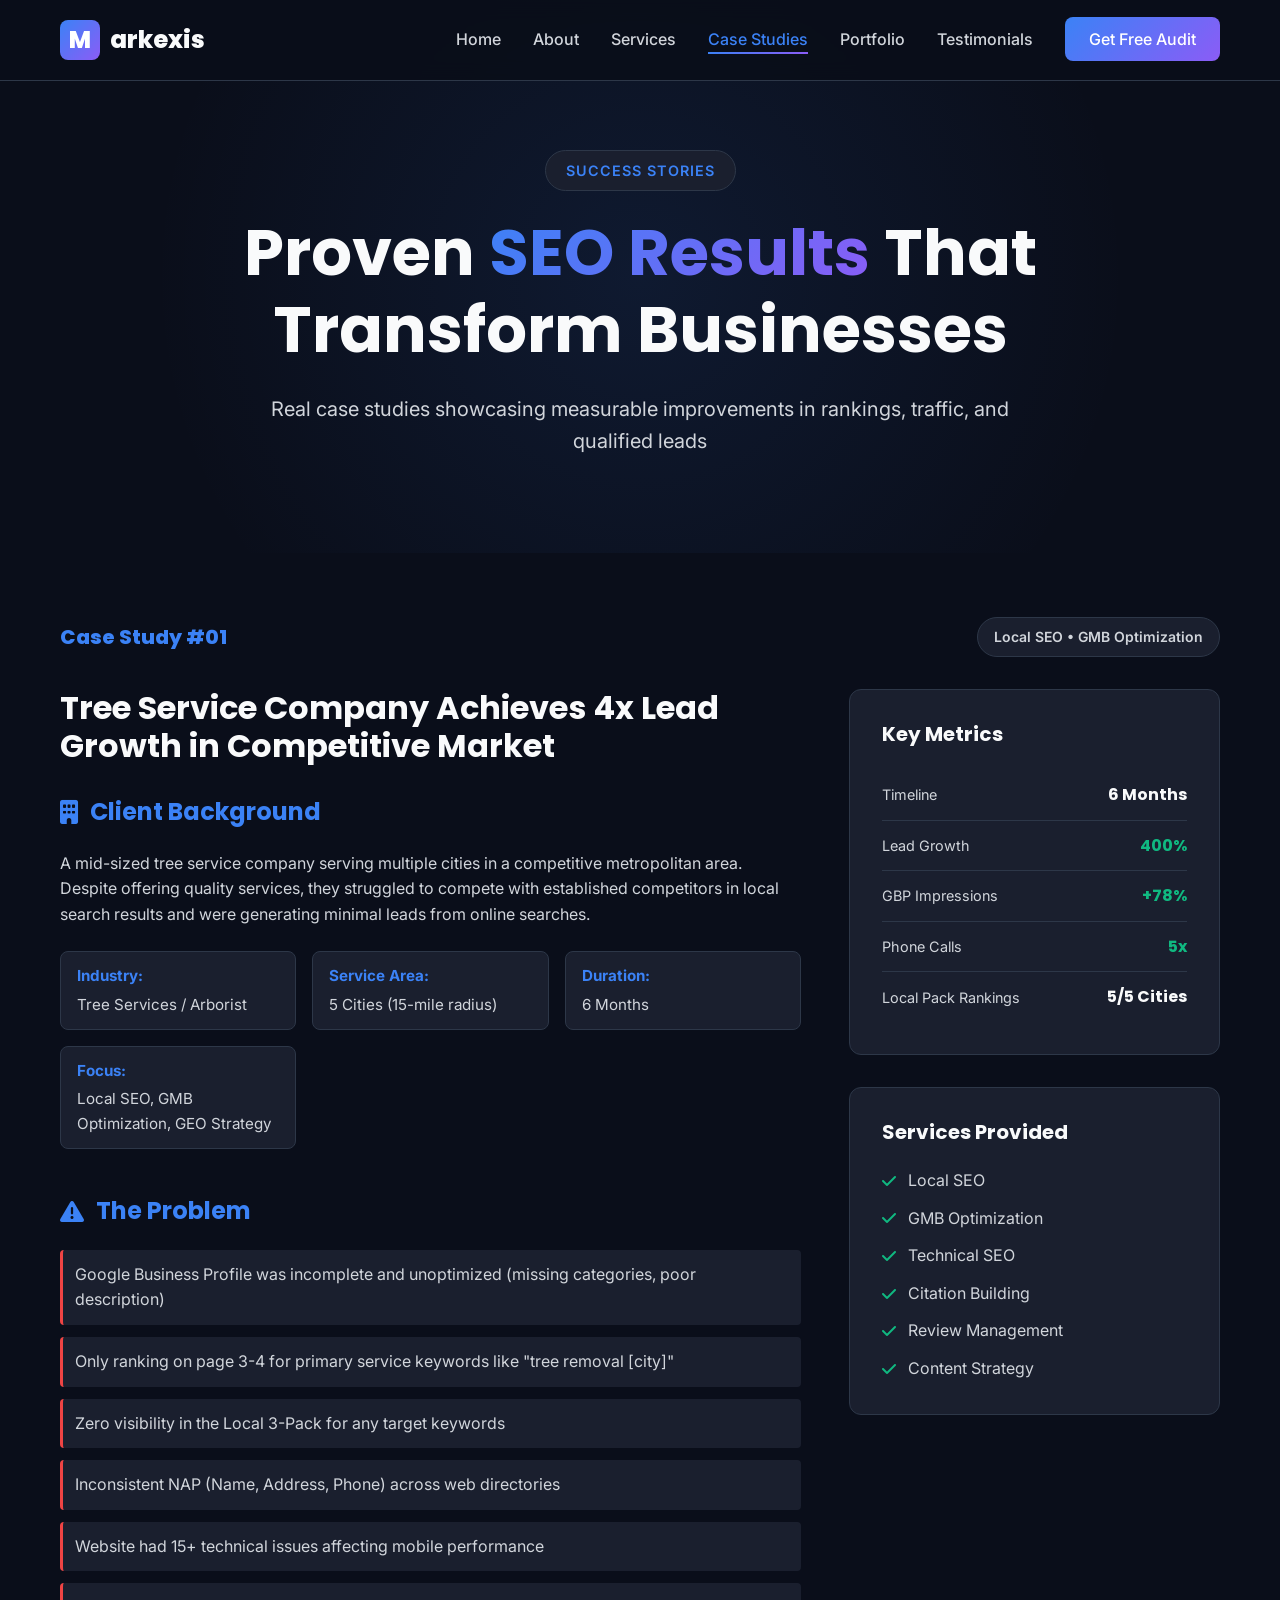
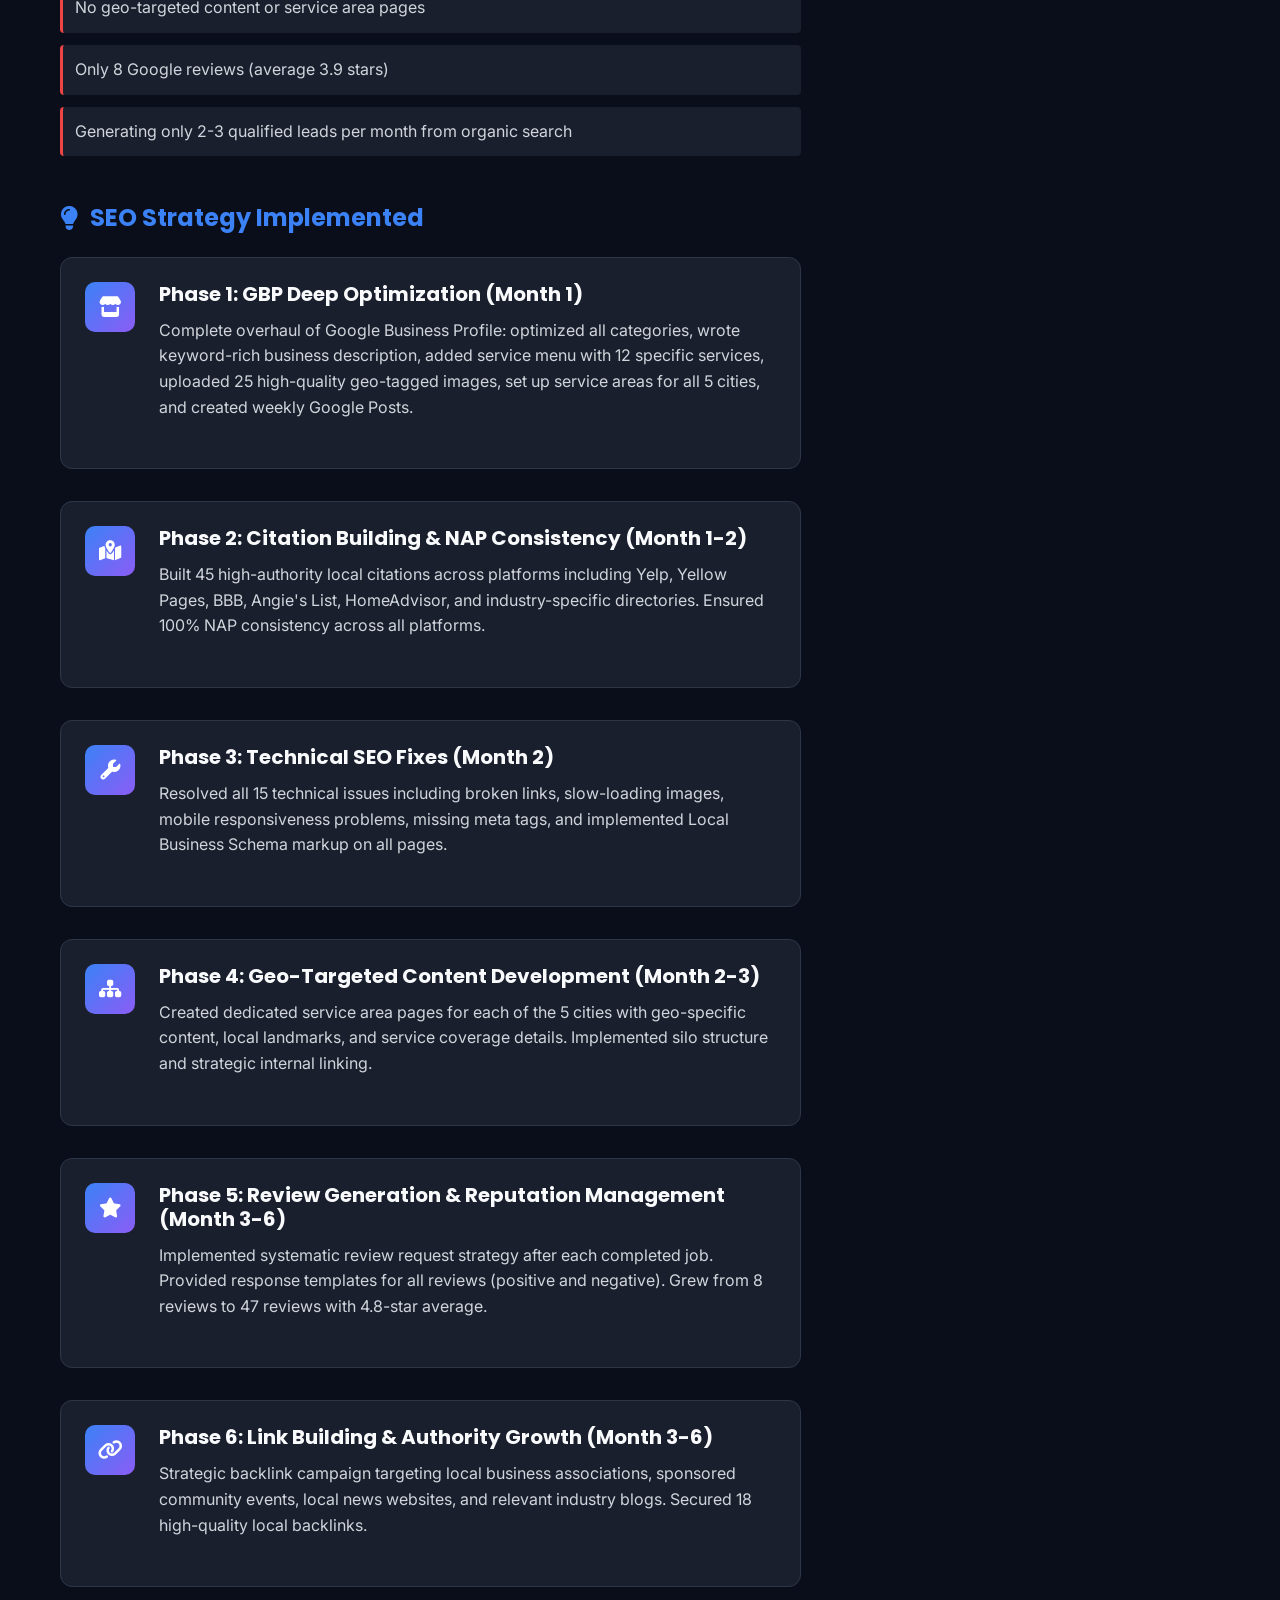
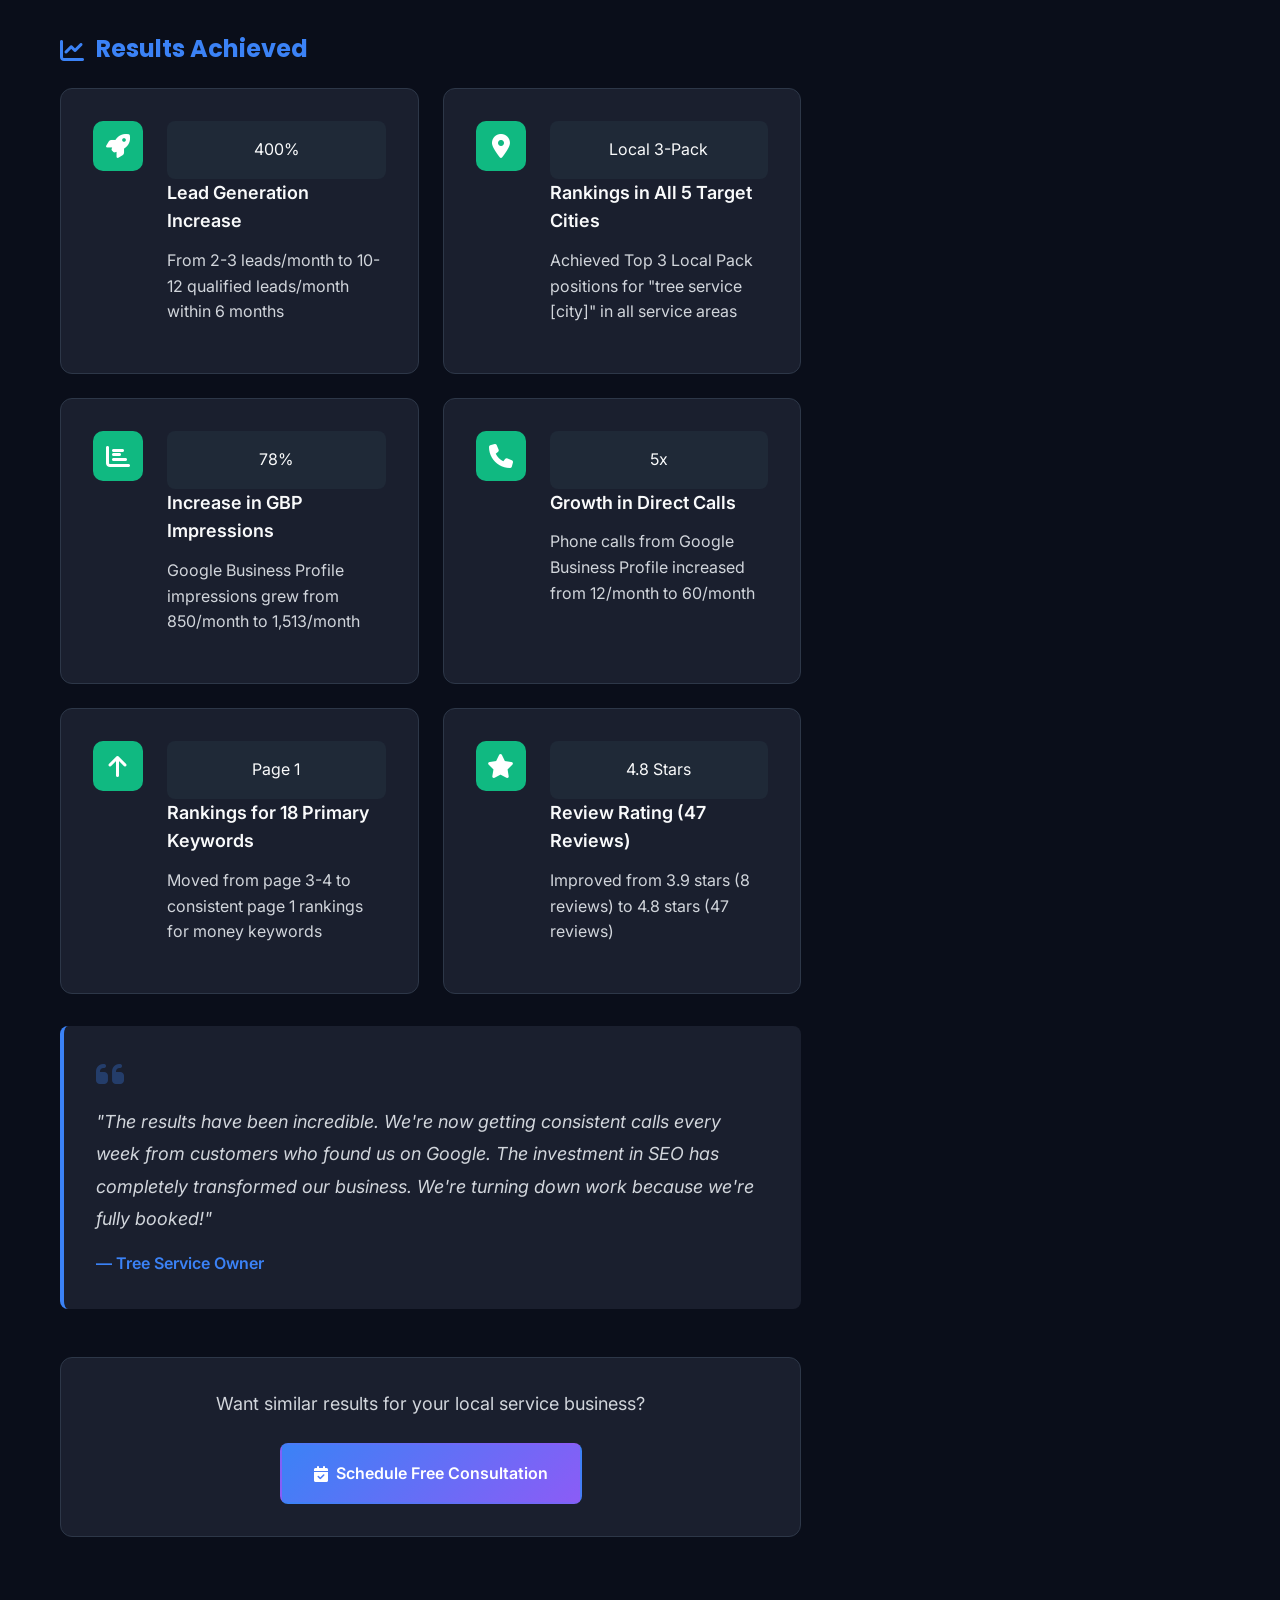
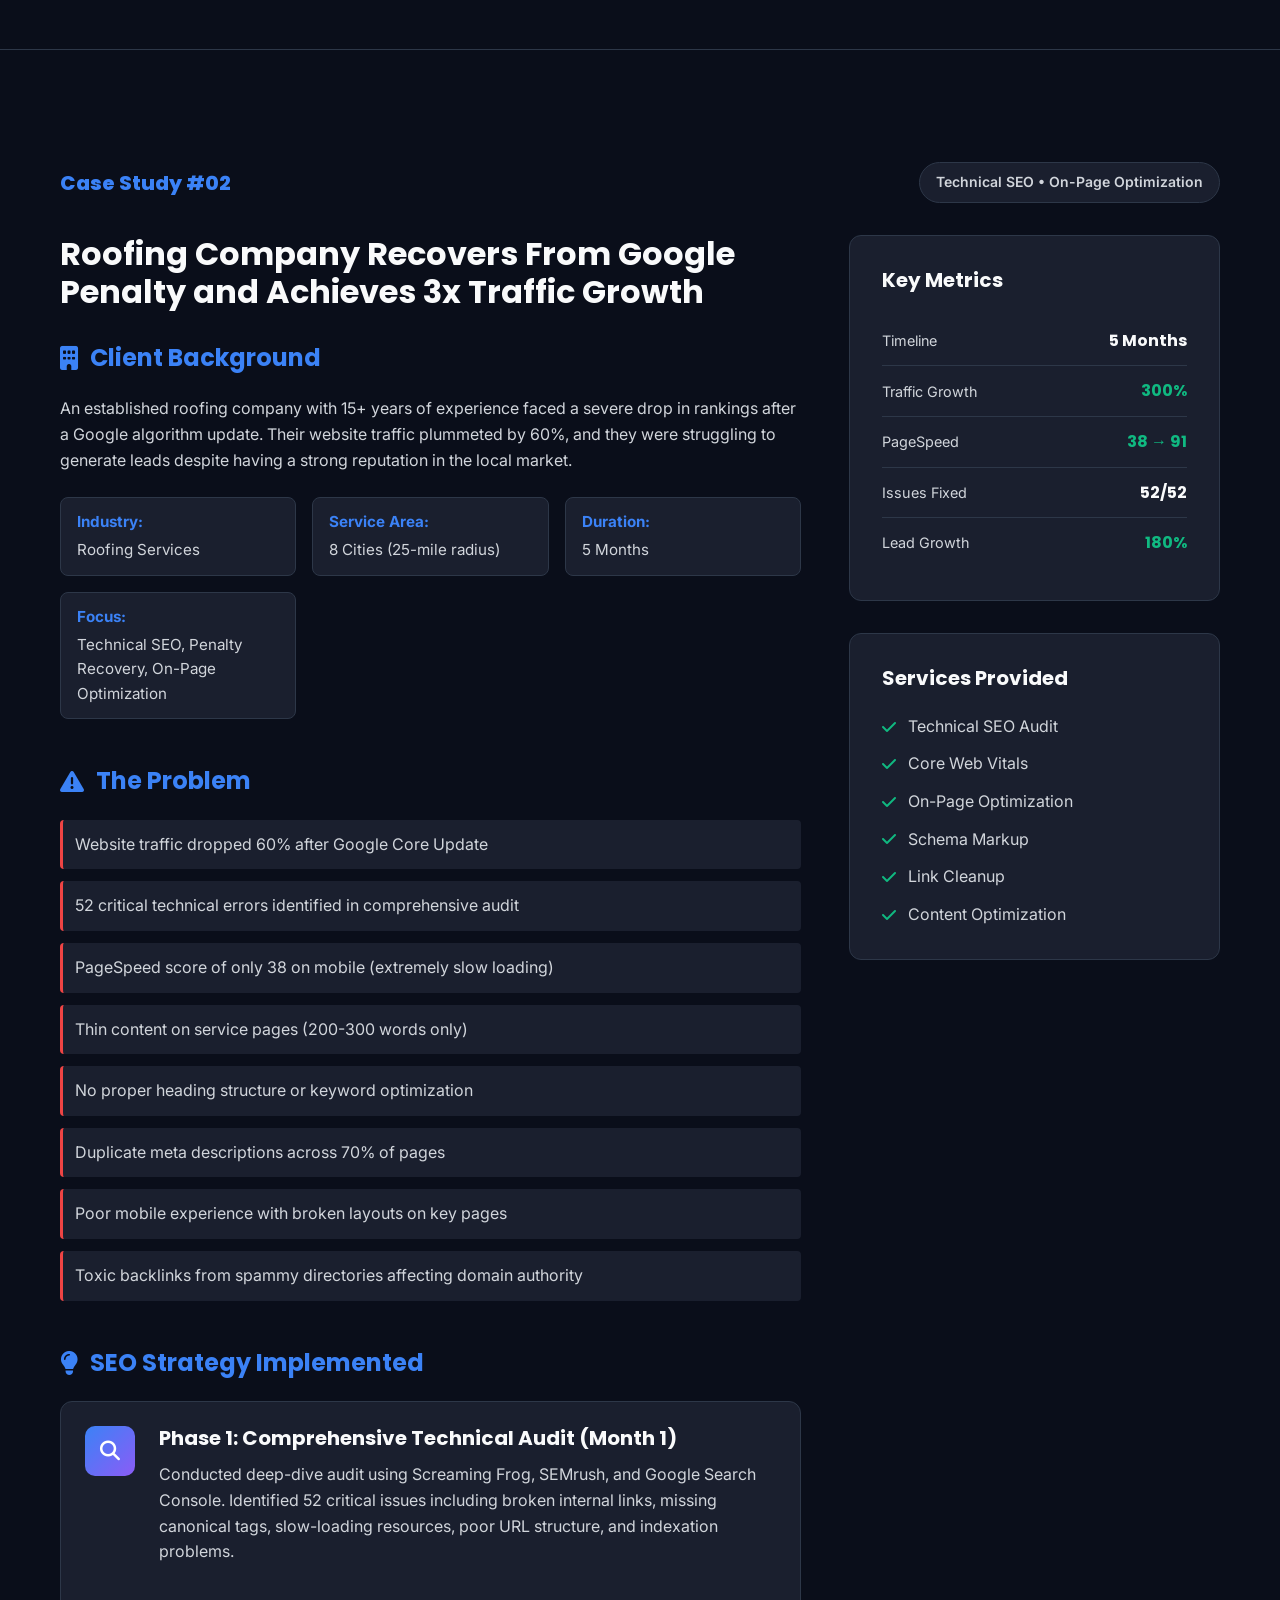
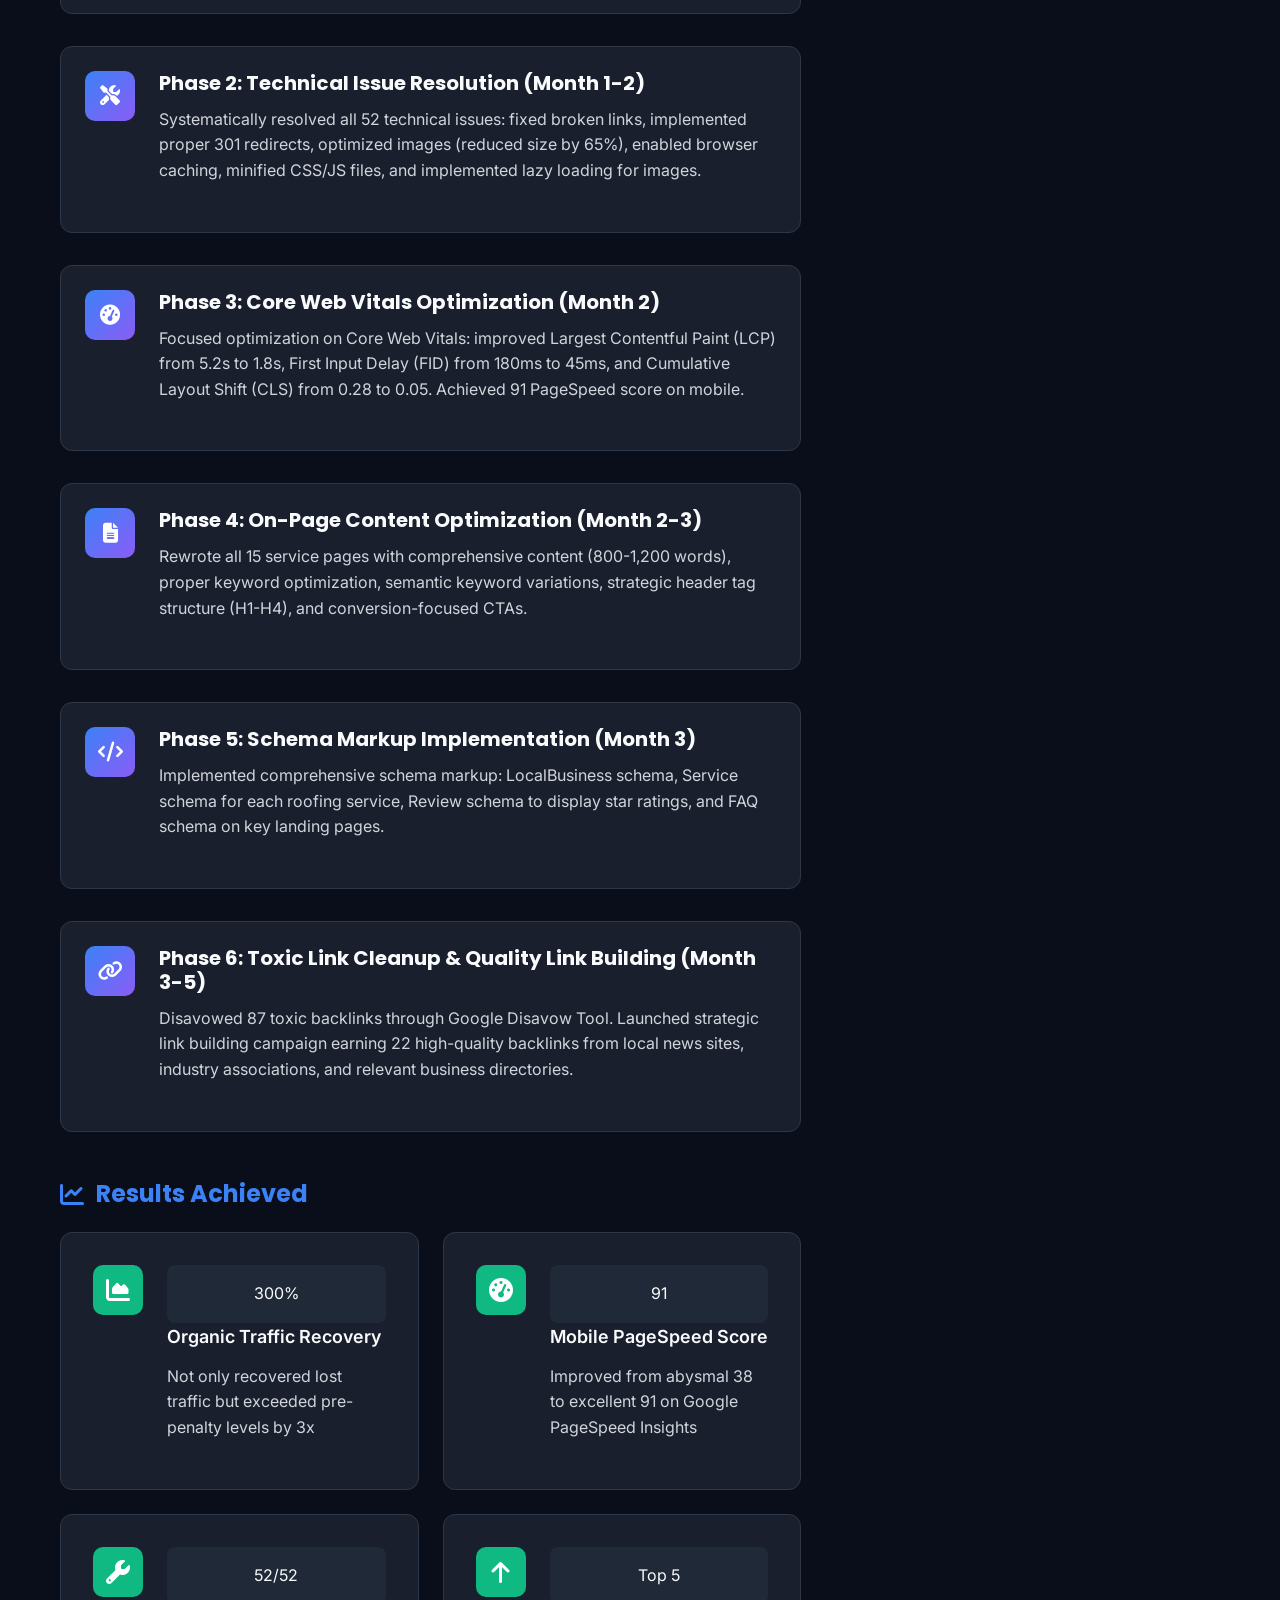
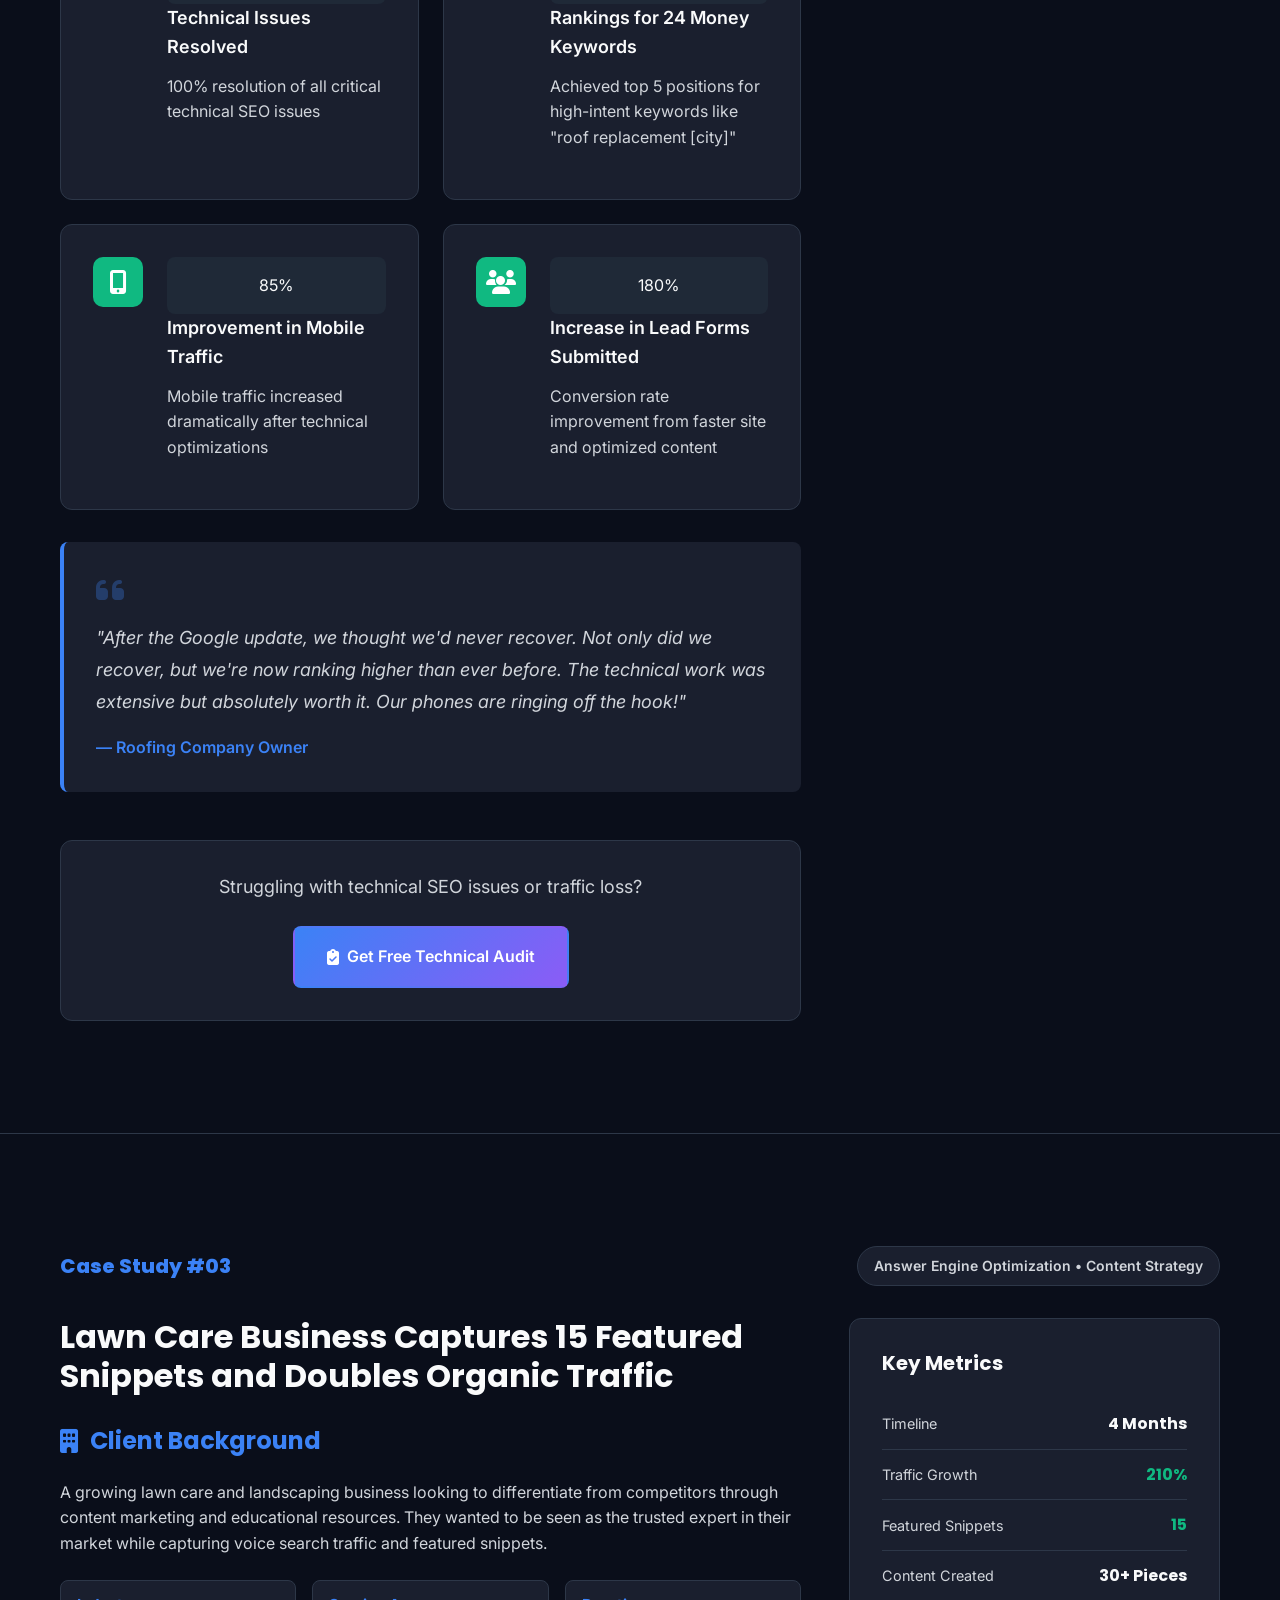
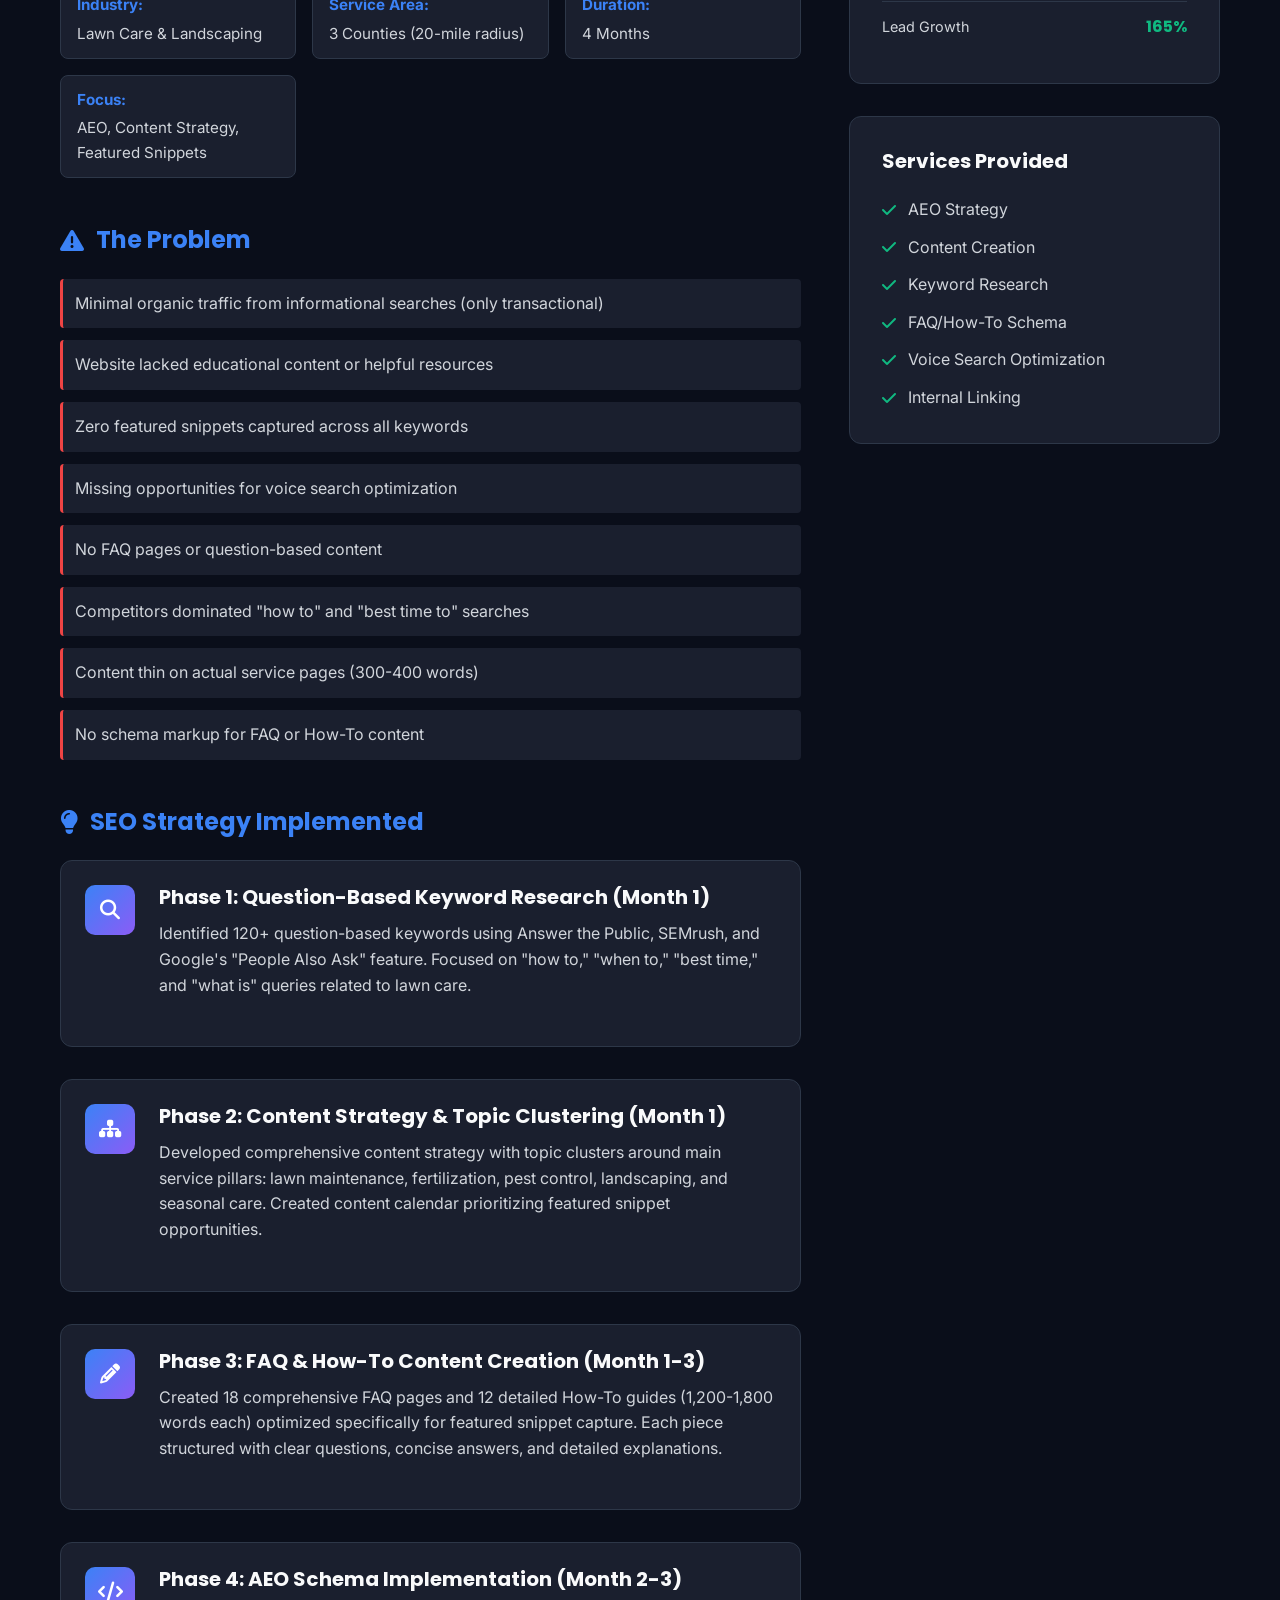
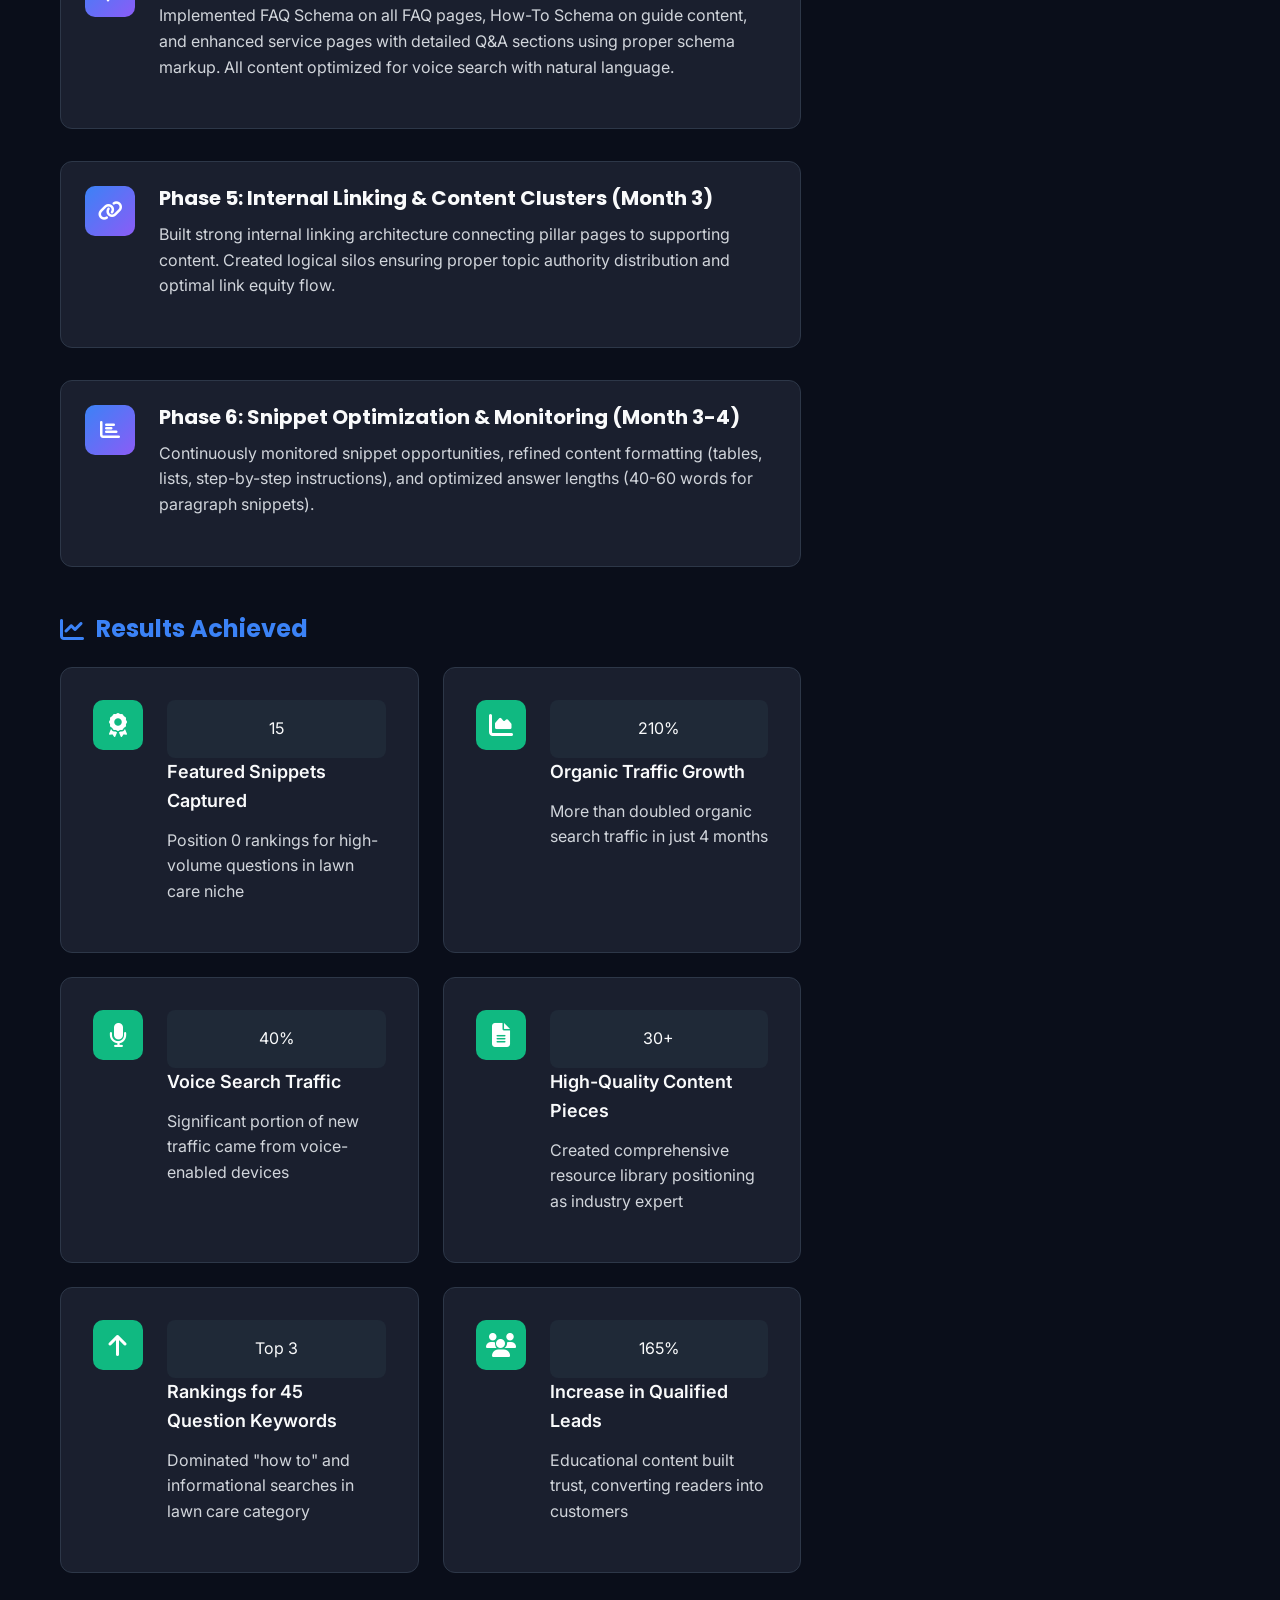
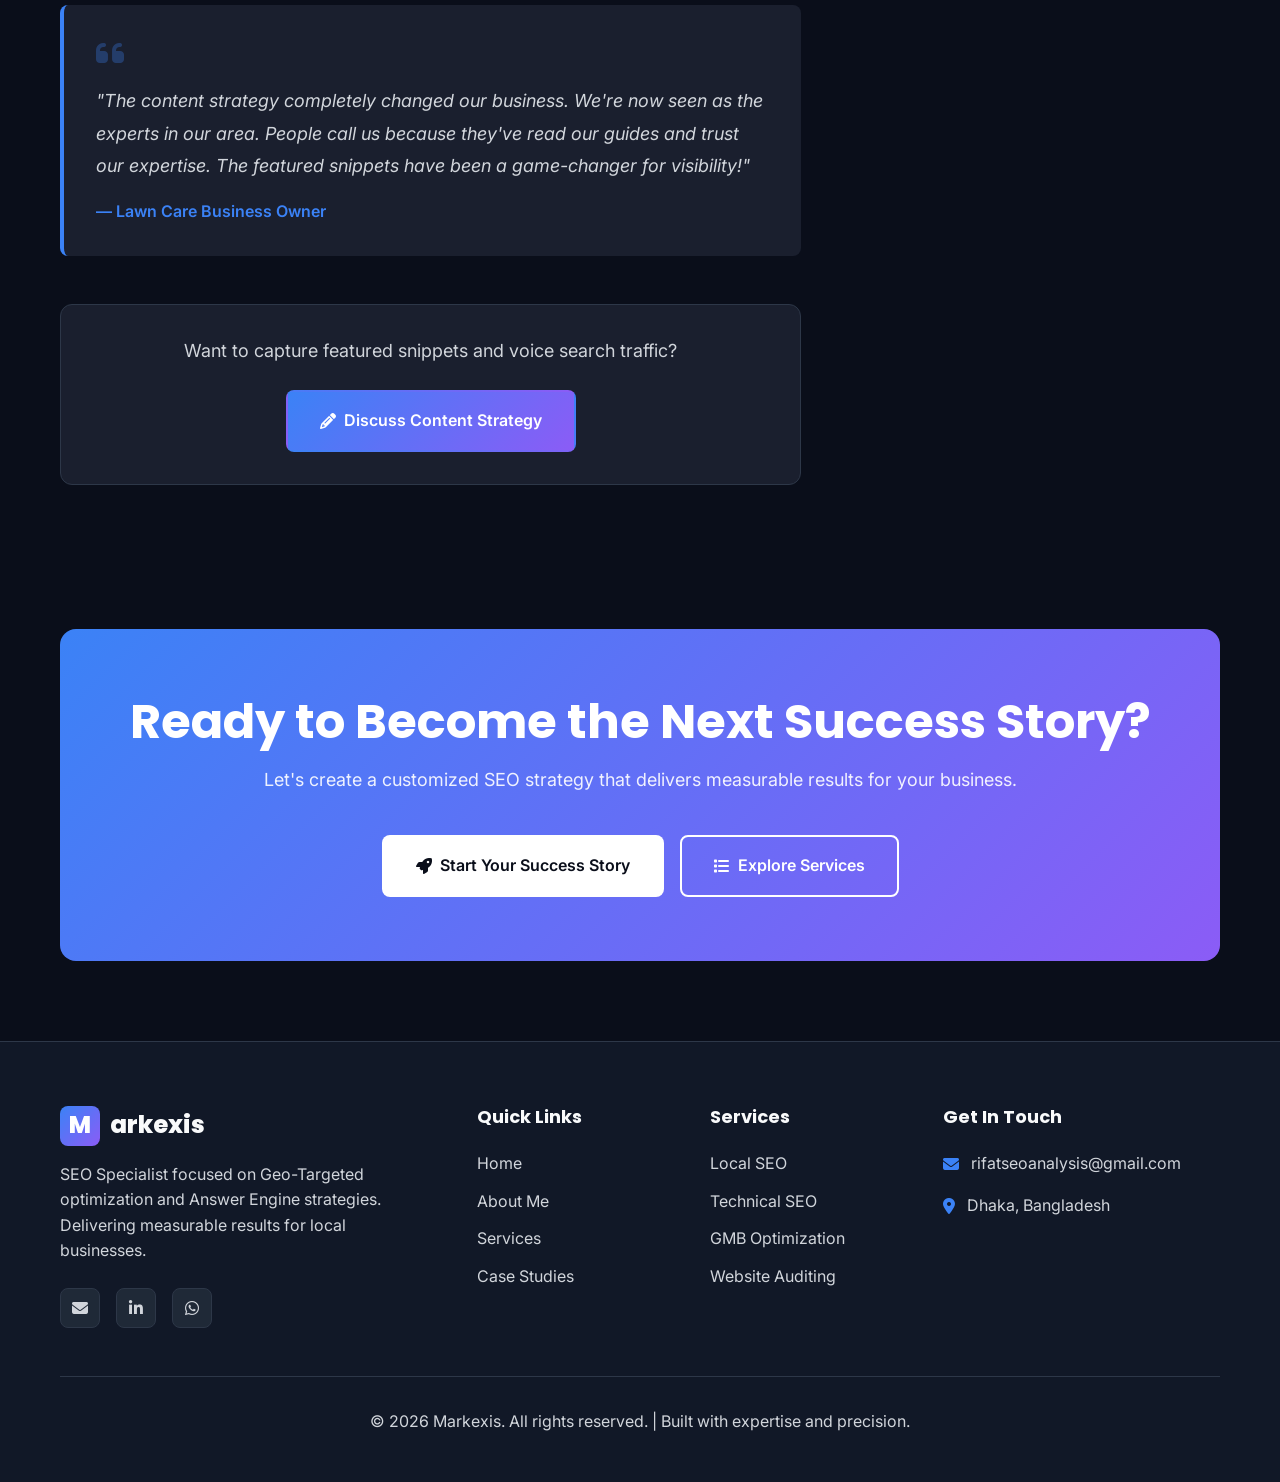
<file: case-studies.html>
<!DOCTYPE html>
<html lang="en">
<head>
    <meta charset="UTF-8">
    <meta name="viewport" content="width=device-width, initial-scale=1.0">
    <meta name="description" content="SEO Case Studies - Proven results for local service businesses. 4x lead growth, 50% GBP visibility increase, and more.">
    <title>Case Studies - Markexis | Proven SEO Results</title>
    
    <!-- Google Fonts -->
    <link href="https://fonts.googleapis.com/css2?family=Inter:wght@300;400;500;600;700;800&family=Poppins:wght@600;700;800&display=swap" rel="stylesheet">
    
    <!-- Font Awesome -->
    <link rel="stylesheet" href="https://cdn.jsdelivr.net/npm/@fortawesome/fontawesome-free@6.4.0/css/all.min.css">
    
    <!-- Main Stylesheet -->
    <link rel="stylesheet" href="css/style.css">
</head>
<body>
    <!-- Navigation -->
    <nav class="navbar">
        <div class="container">
            <a href="index.html" class="logo">
                <span class="logo-mark">M</span>
                <span class="logo-text">arkexis</span>
            </a>
            <button class="mobile-menu-toggle" aria-label="Toggle menu">
                <span></span>
                <span></span>
                <span></span>
            </button>
            <ul class="nav-menu">
                <li><a href="index.html">Home</a></li>
                <li><a href="about.html">About</a></li>
                <li><a href="services.html">Services</a></li>
                <li><a href="case-studies.html" class="active">Case Studies</a></li>
                <li><a href="portfolio.html">Portfolio</a></li>
                <li><a href="testimonials.html">Testimonials</a></li>
                <li><a href="contact.html" class="btn-nav">Get Free Audit</a></li>
            </ul>
        </div>
    </nav>

    <!-- Page Header -->
    <section class="page-header">
        <div class="container">
            <div class="page-header-content">
                <span class="page-tag">Success Stories</span>
                <h1 class="page-title">Proven <span class="gradient-text">SEO Results</span> That Transform Businesses</h1>
                <p class="page-description">
                    Real case studies showcasing measurable improvements in rankings, traffic, and qualified leads
                </p>
            </div>
        </div>
    </section>

    <!-- Case Study 1: Tree Service Company -->
    <section class="case-study">
        <div class="container">
            <div class="case-study-header">
                <div class="case-number">Case Study #01</div>
                <span class="case-tag">Local SEO • GMB Optimization</span>
            </div>

            <div class="case-study-grid">
                <div class="case-study-content">
                    <h2 class="case-title">Tree Service Company Achieves 4x Lead Growth in Competitive Market</h2>
                    
                    <div class="case-section">
                        <h3><i class="fas fa-building"></i> Client Background</h3>
                        <p>
                            A mid-sized tree service company serving multiple cities in a competitive metropolitan area. 
                            Despite offering quality services, they struggled to compete with established competitors in 
                            local search results and were generating minimal leads from online searches.
                        </p>
                        <div class="case-meta">
                            <div class="meta-item">
                                <strong>Industry:</strong> Tree Services / Arborist
                            </div>
                            <div class="meta-item">
                                <strong>Service Area:</strong> 5 Cities (15-mile radius)
                            </div>
                            <div class="meta-item">
                                <strong>Duration:</strong> 6 Months
                            </div>
                            <div class="meta-item">
                                <strong>Focus:</strong> Local SEO, GMB Optimization, GEO Strategy
                            </div>
                        </div>
                    </div>

                    <div class="case-section">
                        <h3><i class="fas fa-exclamation-triangle"></i> The Problem</h3>
                        <ul class="case-list">
                            <li>Google Business Profile was incomplete and unoptimized (missing categories, poor description)</li>
                            <li>Only ranking on page 3-4 for primary service keywords like "tree removal [city]"</li>
                            <li>Zero visibility in the Local 3-Pack for any target keywords</li>
                            <li>Inconsistent NAP (Name, Address, Phone) across web directories</li>
                            <li>Website had 15+ technical issues affecting mobile performance</li>
                            <li>No geo-targeted content or service area pages</li>
                            <li>Only 8 Google reviews (average 3.9 stars)</li>
                            <li>Generating only 2-3 qualified leads per month from organic search</li>
                        </ul>
                    </div>

                    <div class="case-section">
                        <h3><i class="fas fa-lightbulb"></i> SEO Strategy Implemented</h3>
                        <div class="strategy-steps">
                            <div class="strategy-step">
                                <div class="step-icon"><i class="fas fa-store"></i></div>
                                <div class="step-content">
                                    <h4>Phase 1: GBP Deep Optimization (Month 1)</h4>
                                    <p>Complete overhaul of Google Business Profile: optimized all categories, wrote 
                                    keyword-rich business description, added service menu with 12 specific services, 
                                    uploaded 25 high-quality geo-tagged images, set up service areas for all 5 cities, 
                                    and created weekly Google Posts.</p>
                                </div>
                            </div>

                            <div class="strategy-step">
                                <div class="step-icon"><i class="fas fa-map-marked-alt"></i></div>
                                <div class="step-content">
                                    <h4>Phase 2: Citation Building & NAP Consistency (Month 1-2)</h4>
                                    <p>Built 45 high-authority local citations across platforms including Yelp, Yellow Pages, 
                                    BBB, Angie's List, HomeAdvisor, and industry-specific directories. Ensured 100% NAP 
                                    consistency across all platforms.</p>
                                </div>
                            </div>

                            <div class="strategy-step">
                                <div class="step-icon"><i class="fas fa-wrench"></i></div>
                                <div class="step-content">
                                    <h4>Phase 3: Technical SEO Fixes (Month 2)</h4>
                                    <p>Resolved all 15 technical issues including broken links, slow-loading images, 
                                    mobile responsiveness problems, missing meta tags, and implemented Local Business 
                                    Schema markup on all pages.</p>
                                </div>
                            </div>

                            <div class="strategy-step">
                                <div class="step-icon"><i class="fas fa-sitemap"></i></div>
                                <div class="step-content">
                                    <h4>Phase 4: Geo-Targeted Content Development (Month 2-3)</h4>
                                    <p>Created dedicated service area pages for each of the 5 cities with geo-specific 
                                    content, local landmarks, and service coverage details. Implemented silo structure 
                                    and strategic internal linking.</p>
                                </div>
                            </div>

                            <div class="strategy-step">
                                <div class="step-icon"><i class="fas fa-star"></i></div>
                                <div class="step-content">
                                    <h4>Phase 5: Review Generation & Reputation Management (Month 3-6)</h4>
                                    <p>Implemented systematic review request strategy after each completed job. 
                                    Provided response templates for all reviews (positive and negative). Grew from 
                                    8 reviews to 47 reviews with 4.8-star average.</p>
                                </div>
                            </div>

                            <div class="strategy-step">
                                <div class="step-icon"><i class="fas fa-link"></i></div>
                                <div class="step-content">
                                    <h4>Phase 6: Link Building & Authority Growth (Month 3-6)</h4>
                                    <p>Strategic backlink campaign targeting local business associations, sponsored 
                                    community events, local news websites, and relevant industry blogs. Secured 18 
                                    high-quality local backlinks.</p>
                                </div>
                            </div>
                        </div>
                    </div>

                    <div class="case-section">
                        <h3><i class="fas fa-chart-line"></i> Results Achieved</h3>
                        <div class="results-showcase">
                            <div class="result-highlight">
                                <div class="result-icon success"><i class="fas fa-rocket"></i></div>
                                <div class="result-data">
                                    <div class="result-metric">400%</div>
                                    <div class="result-label">Lead Generation Increase</div>
                                    <p>From 2-3 leads/month to 10-12 qualified leads/month within 6 months</p>
                                </div>
                            </div>

                            <div class="result-highlight">
                                <div class="result-icon success"><i class="fas fa-map-marker-alt"></i></div>
                                <div class="result-data">
                                    <div class="result-metric">Local 3-Pack</div>
                                    <div class="result-label">Rankings in All 5 Target Cities</div>
                                    <p>Achieved Top 3 Local Pack positions for "tree service [city]" in all service areas</p>
                                </div>
                            </div>

                            <div class="result-highlight">
                                <div class="result-icon success"><i class="fas fa-chart-bar"></i></div>
                                <div class="result-data">
                                    <div class="result-metric">78%</div>
                                    <div class="result-label">Increase in GBP Impressions</div>
                                    <p>Google Business Profile impressions grew from 850/month to 1,513/month</p>
                                </div>
                            </div>

                            <div class="result-highlight">
                                <div class="result-icon success"><i class="fas fa-phone"></i></div>
                                <div class="result-data">
                                    <div class="result-metric">5x</div>
                                    <div class="result-label">Growth in Direct Calls</div>
                                    <p>Phone calls from Google Business Profile increased from 12/month to 60/month</p>
                                </div>
                            </div>

                            <div class="result-highlight">
                                <div class="result-icon success"><i class="fas fa-arrow-up"></i></div>
                                <div class="result-data">
                                    <div class="result-metric">Page 1</div>
                                    <div class="result-label">Rankings for 18 Primary Keywords</div>
                                    <p>Moved from page 3-4 to consistent page 1 rankings for money keywords</p>
                                </div>
                            </div>

                            <div class="result-highlight">
                                <div class="result-icon success"><i class="fas fa-star"></i></div>
                                <div class="result-data">
                                    <div class="result-metric">4.8 Stars</div>
                                    <div class="result-label">Review Rating (47 Reviews)</div>
                                    <p>Improved from 3.9 stars (8 reviews) to 4.8 stars (47 reviews)</p>
                                </div>
                            </div>
                        </div>

                        <div class="case-quote">
                            <i class="fas fa-quote-left"></i>
                            <p>
                                "The results have been incredible. We're now getting consistent calls every week from 
                                customers who found us on Google. The investment in SEO has completely transformed our 
                                business. We're turning down work because we're fully booked!"
                            </p>
                            <div class="quote-author">— Tree Service Owner</div>
                        </div>
                    </div>

                    <div class="case-cta">
                        <p>Want similar results for your local service business?</p>
                        <a href="contact.html" class="btn btn-primary">
                            <i class="fas fa-calendar-check"></i>
                            Schedule Free Consultation
                        </a>
                    </div>
                </div>

                <div class="case-study-sidebar">
                    <div class="case-stats-box">
                        <h4>Key Metrics</h4>
                        <div class="stat-row">
                            <span class="stat-label">Timeline</span>
                            <span class="stat-value">6 Months</span>
                        </div>
                        <div class="stat-row">
                            <span class="stat-label">Lead Growth</span>
                            <span class="stat-value highlight">400%</span>
                        </div>
                        <div class="stat-row">
                            <span class="stat-label">GBP Impressions</span>
                            <span class="stat-value highlight">+78%</span>
                        </div>
                        <div class="stat-row">
                            <span class="stat-label">Phone Calls</span>
                            <span class="stat-value highlight">5x</span>
                        </div>
                        <div class="stat-row">
                            <span class="stat-label">Local Pack Rankings</span>
                            <span class="stat-value">5/5 Cities</span>
                        </div>
                    </div>

                    <div class="case-services-box">
                        <h4>Services Provided</h4>
                        <ul class="service-tags">
                            <li><i class="fas fa-check"></i> Local SEO</li>
                            <li><i class="fas fa-check"></i> GMB Optimization</li>
                            <li><i class="fas fa-check"></i> Technical SEO</li>
                            <li><i class="fas fa-check"></i> Citation Building</li>
                            <li><i class="fas fa-check"></i> Review Management</li>
                            <li><i class="fas fa-check"></i> Content Strategy</li>
                        </ul>
                    </div>
                </div>
            </div>
        </div>
    </section>

    <div class="case-divider"></div>

    <!-- Case Study 2: Roofing Company -->
    <section class="case-study">
        <div class="container">
            <div class="case-study-header">
                <div class="case-number">Case Study #02</div>
                <span class="case-tag">Technical SEO • On-Page Optimization</span>
            </div>

            <div class="case-study-grid">
                <div class="case-study-content">
                    <h2 class="case-title">Roofing Company Recovers From Google Penalty and Achieves 3x Traffic Growth</h2>
                    
                    <div class="case-section">
                        <h3><i class="fas fa-building"></i> Client Background</h3>
                        <p>
                            An established roofing company with 15+ years of experience faced a severe drop in rankings 
                            after a Google algorithm update. Their website traffic plummeted by 60%, and they were 
                            struggling to generate leads despite having a strong reputation in the local market.
                        </p>
                        <div class="case-meta">
                            <div class="meta-item">
                                <strong>Industry:</strong> Roofing Services
                            </div>
                            <div class="meta-item">
                                <strong>Service Area:</strong> 8 Cities (25-mile radius)
                            </div>
                            <div class="meta-item">
                                <strong>Duration:</strong> 5 Months
                            </div>
                            <div class="meta-item">
                                <strong>Focus:</strong> Technical SEO, Penalty Recovery, On-Page Optimization
                            </div>
                        </div>
                    </div>

                    <div class="case-section">
                        <h3><i class="fas fa-exclamation-triangle"></i> The Problem</h3>
                        <ul class="case-list">
                            <li>Website traffic dropped 60% after Google Core Update</li>
                            <li>52 critical technical errors identified in comprehensive audit</li>
                            <li>PageSpeed score of only 38 on mobile (extremely slow loading)</li>
                            <li>Thin content on service pages (200-300 words only)</li>
                            <li>No proper heading structure or keyword optimization</li>
                            <li>Duplicate meta descriptions across 70% of pages</li>
                            <li>Poor mobile experience with broken layouts on key pages</li>
                            <li>Toxic backlinks from spammy directories affecting domain authority</li>
                        </ul>
                    </div>

                    <div class="case-section">
                        <h3><i class="fas fa-lightbulb"></i> SEO Strategy Implemented</h3>
                        <div class="strategy-steps">
                            <div class="strategy-step">
                                <div class="step-icon"><i class="fas fa-search"></i></div>
                                <div class="step-content">
                                    <h4>Phase 1: Comprehensive Technical Audit (Month 1)</h4>
                                    <p>Conducted deep-dive audit using Screaming Frog, SEMrush, and Google Search Console. 
                                    Identified 52 critical issues including broken internal links, missing canonical tags, 
                                    slow-loading resources, poor URL structure, and indexation problems.</p>
                                </div>
                            </div>

                            <div class="strategy-step">
                                <div class="step-icon"><i class="fas fa-tools"></i></div>
                                <div class="step-content">
                                    <h4>Phase 2: Technical Issue Resolution (Month 1-2)</h4>
                                    <p>Systematically resolved all 52 technical issues: fixed broken links, implemented 
                                    proper 301 redirects, optimized images (reduced size by 65%), enabled browser caching, 
                                    minified CSS/JS files, and implemented lazy loading for images.</p>
                                </div>
                            </div>

                            <div class="strategy-step">
                                <div class="step-icon"><i class="fas fa-tachometer-alt"></i></div>
                                <div class="step-content">
                                    <h4>Phase 3: Core Web Vitals Optimization (Month 2)</h4>
                                    <p>Focused optimization on Core Web Vitals: improved Largest Contentful Paint (LCP) 
                                    from 5.2s to 1.8s, First Input Delay (FID) from 180ms to 45ms, and Cumulative Layout 
                                    Shift (CLS) from 0.28 to 0.05. Achieved 91 PageSpeed score on mobile.</p>
                                </div>
                            </div>

                            <div class="strategy-step">
                                <div class="step-icon"><i class="fas fa-file-alt"></i></div>
                                <div class="step-content">
                                    <h4>Phase 4: On-Page Content Optimization (Month 2-3)</h4>
                                    <p>Rewrote all 15 service pages with comprehensive content (800-1,200 words), proper 
                                    keyword optimization, semantic keyword variations, strategic header tag structure 
                                    (H1-H4), and conversion-focused CTAs.</p>
                                </div>
                            </div>

                            <div class="strategy-step">
                                <div class="step-icon"><i class="fas fa-code"></i></div>
                                <div class="step-content">
                                    <h4>Phase 5: Schema Markup Implementation (Month 3)</h4>
                                    <p>Implemented comprehensive schema markup: LocalBusiness schema, Service schema for 
                                    each roofing service, Review schema to display star ratings, and FAQ schema on key 
                                    landing pages.</p>
                                </div>
                            </div>

                            <div class="strategy-step">
                                <div class="step-icon"><i class="fas fa-link"></i></div>
                                <div class="step-content">
                                    <h4>Phase 6: Toxic Link Cleanup & Quality Link Building (Month 3-5)</h4>
                                    <p>Disavowed 87 toxic backlinks through Google Disavow Tool. Launched strategic link 
                                    building campaign earning 22 high-quality backlinks from local news sites, industry 
                                    associations, and relevant business directories.</p>
                                </div>
                            </div>
                        </div>
                    </div>

                    <div class="case-section">
                        <h3><i class="fas fa-chart-line"></i> Results Achieved</h3>
                        <div class="results-showcase">
                            <div class="result-highlight">
                                <div class="result-icon success"><i class="fas fa-chart-area"></i></div>
                                <div class="result-data">
                                    <div class="result-metric">300%</div>
                                    <div class="result-label">Organic Traffic Recovery</div>
                                    <p>Not only recovered lost traffic but exceeded pre-penalty levels by 3x</p>
                                </div>
                            </div>

                            <div class="result-highlight">
                                <div class="result-icon success"><i class="fas fa-tachometer-alt"></i></div>
                                <div class="result-data">
                                    <div class="result-metric">91</div>
                                    <div class="result-label">Mobile PageSpeed Score</div>
                                    <p>Improved from abysmal 38 to excellent 91 on Google PageSpeed Insights</p>
                                </div>
                            </div>

                            <div class="result-highlight">
                                <div class="result-icon success"><i class="fas fa-wrench"></i></div>
                                <div class="result-data">
                                    <div class="result-metric">52/52</div>
                                    <div class="result-label">Technical Issues Resolved</div>
                                    <p>100% resolution of all critical technical SEO issues</p>
                                </div>
                            </div>

                            <div class="result-highlight">
                                <div class="result-icon success"><i class="fas fa-arrow-up"></i></div>
                                <div class="result-data">
                                    <div class="result-metric">Top 5</div>
                                    <div class="result-label">Rankings for 24 Money Keywords</div>
                                    <p>Achieved top 5 positions for high-intent keywords like "roof replacement [city]"</p>
                                </div>
                            </div>

                            <div class="result-highlight">
                                <div class="result-icon success"><i class="fas fa-mobile-alt"></i></div>
                                <div class="result-data">
                                    <div class="result-metric">85%</div>
                                    <div class="result-label">Improvement in Mobile Traffic</div>
                                    <p>Mobile traffic increased dramatically after technical optimizations</p>
                                </div>
                            </div>

                            <div class="result-highlight">
                                <div class="result-icon success"><i class="fas fa-users"></i></div>
                                <div class="result-data">
                                    <div class="result-metric">180%</div>
                                    <div class="result-label">Increase in Lead Forms Submitted</div>
                                    <p>Conversion rate improvement from faster site and optimized content</p>
                                </div>
                            </div>
                        </div>

                        <div class="case-quote">
                            <i class="fas fa-quote-left"></i>
                            <p>
                                "After the Google update, we thought we'd never recover. Not only did we recover, but 
                                we're now ranking higher than ever before. The technical work was extensive but absolutely 
                                worth it. Our phones are ringing off the hook!"
                            </p>
                            <div class="quote-author">— Roofing Company Owner</div>
                        </div>
                    </div>

                    <div class="case-cta">
                        <p>Struggling with technical SEO issues or traffic loss?</p>
                        <a href="contact.html" class="btn btn-primary">
                            <i class="fas fa-clipboard-check"></i>
                            Get Free Technical Audit
                        </a>
                    </div>
                </div>

                <div class="case-study-sidebar">
                    <div class="case-stats-box">
                        <h4>Key Metrics</h4>
                        <div class="stat-row">
                            <span class="stat-label">Timeline</span>
                            <span class="stat-value">5 Months</span>
                        </div>
                        <div class="stat-row">
                            <span class="stat-label">Traffic Growth</span>
                            <span class="stat-value highlight">300%</span>
                        </div>
                        <div class="stat-row">
                            <span class="stat-label">PageSpeed</span>
                            <span class="stat-value highlight">38 → 91</span>
                        </div>
                        <div class="stat-row">
                            <span class="stat-label">Issues Fixed</span>
                            <span class="stat-value">52/52</span>
                        </div>
                        <div class="stat-row">
                            <span class="stat-label">Lead Growth</span>
                            <span class="stat-value highlight">180%</span>
                        </div>
                    </div>

                    <div class="case-services-box">
                        <h4>Services Provided</h4>
                        <ul class="service-tags">
                            <li><i class="fas fa-check"></i> Technical SEO Audit</li>
                            <li><i class="fas fa-check"></i> Core Web Vitals</li>
                            <li><i class="fas fa-check"></i> On-Page Optimization</li>
                            <li><i class="fas fa-check"></i> Schema Markup</li>
                            <li><i class="fas fa-check"></i> Link Cleanup</li>
                            <li><i class="fas fa-check"></i> Content Optimization</li>
                        </ul>
                    </div>
                </div>
            </div>
        </div>
    </section>

    <div class="case-divider"></div>

    <!-- Case Study 3: Lawn Care Business -->
    <section class="case-study">
        <div class="container">
            <div class="case-study-header">
                <div class="case-number">Case Study #03</div>
                <span class="case-tag">Answer Engine Optimization • Content Strategy</span>
            </div>

            <div class="case-study-grid">
                <div class="case-study-content">
                    <h2 class="case-title">Lawn Care Business Captures 15 Featured Snippets and Doubles Organic Traffic</h2>
                    
                    <div class="case-section">
                        <h3><i class="fas fa-building"></i> Client Background</h3>
                        <p>
                            A growing lawn care and landscaping business looking to differentiate from competitors through 
                            content marketing and educational resources. They wanted to be seen as the trusted expert in 
                            their market while capturing voice search traffic and featured snippets.
                        </p>
                        <div class="case-meta">
                            <div class="meta-item">
                                <strong>Industry:</strong> Lawn Care & Landscaping
                            </div>
                            <div class="meta-item">
                                <strong>Service Area:</strong> 3 Counties (20-mile radius)
                            </div>
                            <div class="meta-item">
                                <strong>Duration:</strong> 4 Months
                            </div>
                            <div class="meta-item">
                                <strong>Focus:</strong> AEO, Content Strategy, Featured Snippets
                            </div>
                        </div>
                    </div>

                    <div class="case-section">
                        <h3><i class="fas fa-exclamation-triangle"></i> The Problem</h3>
                        <ul class="case-list">
                            <li>Minimal organic traffic from informational searches (only transactional)</li>
                            <li>Website lacked educational content or helpful resources</li>
                            <li>Zero featured snippets captured across all keywords</li>
                            <li>Missing opportunities for voice search optimization</li>
                            <li>No FAQ pages or question-based content</li>
                            <li>Competitors dominated "how to" and "best time to" searches</li>
                            <li>Content thin on actual service pages (300-400 words)</li>
                            <li>No schema markup for FAQ or How-To content</li>
                        </ul>
                    </div>

                    <div class="case-section">
                        <h3><i class="fas fa-lightbulb"></i> SEO Strategy Implemented</h3>
                        <div class="strategy-steps">
                            <div class="strategy-step">
                                <div class="step-icon"><i class="fas fa-search"></i></div>
                                <div class="step-content">
                                    <h4>Phase 1: Question-Based Keyword Research (Month 1)</h4>
                                    <p>Identified 120+ question-based keywords using Answer the Public, SEMrush, and 
                                    Google's "People Also Ask" feature. Focused on "how to," "when to," "best time," 
                                    and "what is" queries related to lawn care.</p>
                                </div>
                            </div>

                            <div class="strategy-step">
                                <div class="step-icon"><i class="fas fa-sitemap"></i></div>
                                <div class="step-content">
                                    <h4>Phase 2: Content Strategy & Topic Clustering (Month 1)</h4>
                                    <p>Developed comprehensive content strategy with topic clusters around main service 
                                    pillars: lawn maintenance, fertilization, pest control, landscaping, and seasonal 
                                    care. Created content calendar prioritizing featured snippet opportunities.</p>
                                </div>
                            </div>

                            <div class="strategy-step">
                                <div class="step-icon"><i class="fas fa-pencil-alt"></i></div>
                                <div class="step-content">
                                    <h4>Phase 3: FAQ & How-To Content Creation (Month 1-3)</h4>
                                    <p>Created 18 comprehensive FAQ pages and 12 detailed How-To guides (1,200-1,800 words 
                                    each) optimized specifically for featured snippet capture. Each piece structured with 
                                    clear questions, concise answers, and detailed explanations.</p>
                                </div>
                            </div>

                            <div class="strategy-step">
                                <div class="step-icon"><i class="fas fa-code"></i></div>
                                <div class="step-content">
                                    <h4>Phase 4: AEO Schema Implementation (Month 2-3)</h4>
                                    <p>Implemented FAQ Schema on all FAQ pages, How-To Schema on guide content, and 
                                    enhanced service pages with detailed Q&A sections using proper schema markup. 
                                    All content optimized for voice search with natural language.</p>
                                </div>
                            </div>

                            <div class="strategy-step">
                                <div class="step-icon"><i class="fas fa-link"></i></div>
                                <div class="step-content">
                                    <h4>Phase 5: Internal Linking & Content Clusters (Month 3)</h4>
                                    <p>Built strong internal linking architecture connecting pillar pages to supporting 
                                    content. Created logical silos ensuring proper topic authority distribution and 
                                    optimal link equity flow.</p>
                                </div>
                            </div>

                            <div class="strategy-step">
                                <div class="step-icon"><i class="fas fa-chart-bar"></i></div>
                                <div class="step-content">
                                    <h4>Phase 6: Snippet Optimization & Monitoring (Month 3-4)</h4>
                                    <p>Continuously monitored snippet opportunities, refined content formatting (tables, 
                                    lists, step-by-step instructions), and optimized answer lengths (40-60 words for 
                                    paragraph snippets).</p>
                                </div>
                            </div>
                        </div>
                    </div>

                    <div class="case-section">
                        <h3><i class="fas fa-chart-line"></i> Results Achieved</h3>
                        <div class="results-showcase">
                            <div class="result-highlight">
                                <div class="result-icon success"><i class="fas fa-award"></i></div>
                                <div class="result-data">
                                    <div class="result-metric">15</div>
                                    <div class="result-label">Featured Snippets Captured</div>
                                    <p>Position 0 rankings for high-volume questions in lawn care niche</p>
                                </div>
                            </div>

                            <div class="result-highlight">
                                <div class="result-icon success"><i class="fas fa-chart-area"></i></div>
                                <div class="result-data">
                                    <div class="result-metric">210%</div>
                                    <div class="result-label">Organic Traffic Growth</div>
                                    <p>More than doubled organic search traffic in just 4 months</p>
                                </div>
                            </div>

                            <div class="result-highlight">
                                <div class="result-icon success"><i class="fas fa-microphone"></i></div>
                                <div class="result-data">
                                    <div class="result-metric">40%</div>
                                    <div class="result-label">Voice Search Traffic</div>
                                    <p>Significant portion of new traffic came from voice-enabled devices</p>
                                </div>
                            </div>

                            <div class="result-highlight">
                                <div class="result-icon success"><i class="fas fa-file-alt"></i></div>
                                <div class="result-data">
                                    <div class="result-metric">30+</div>
                                    <div class="result-label">High-Quality Content Pieces</div>
                                    <p>Created comprehensive resource library positioning as industry expert</p>
                                </div>
                            </div>

                            <div class="result-highlight">
                                <div class="result-icon success"><i class="fas fa-arrow-up"></i></div>
                                <div class="result-data">
                                    <div class="result-metric">Top 3</div>
                                    <div class="result-label">Rankings for 45 Question Keywords</div>
                                    <p>Dominated "how to" and informational searches in lawn care category</p>
                                </div>
                            </div>

                            <div class="result-highlight">
                                <div class="result-icon success"><i class="fas fa-users"></i></div>
                                <div class="result-data">
                                    <div class="result-metric">165%</div>
                                    <div class="result-label">Increase in Qualified Leads</div>
                                    <p>Educational content built trust, converting readers into customers</p>
                                </div>
                            </div>
                        </div>

                        <div class="case-quote">
                            <i class="fas fa-quote-left"></i>
                            <p>
                                "The content strategy completely changed our business. We're now seen as the experts 
                                in our area. People call us because they've read our guides and trust our expertise. 
                                The featured snippets have been a game-changer for visibility!"
                            </p>
                            <div class="quote-author">— Lawn Care Business Owner</div>
                        </div>
                    </div>

                    <div class="case-cta">
                        <p>Want to capture featured snippets and voice search traffic?</p>
                        <a href="contact.html" class="btn btn-primary">
                            <i class="fas fa-pencil-alt"></i>
                            Discuss Content Strategy
                        </a>
                    </div>
                </div>

                <div class="case-study-sidebar">
                    <div class="case-stats-box">
                        <h4>Key Metrics</h4>
                        <div class="stat-row">
                            <span class="stat-label">Timeline</span>
                            <span class="stat-value">4 Months</span>
                        </div>
                        <div class="stat-row">
                            <span class="stat-label">Traffic Growth</span>
                            <span class="stat-value highlight">210%</span>
                        </div>
                        <div class="stat-row">
                            <span class="stat-label">Featured Snippets</span>
                            <span class="stat-value highlight">15</span>
                        </div>
                        <div class="stat-row">
                            <span class="stat-label">Content Created</span>
                            <span class="stat-value">30+ Pieces</span>
                        </div>
                        <div class="stat-row">
                            <span class="stat-label">Lead Growth</span>
                            <span class="stat-value highlight">165%</span>
                        </div>
                    </div>

                    <div class="case-services-box">
                        <h4>Services Provided</h4>
                        <ul class="service-tags">
                            <li><i class="fas fa-check"></i> AEO Strategy</li>
                            <li><i class="fas fa-check"></i> Content Creation</li>
                            <li><i class="fas fa-check"></i> Keyword Research</li>
                            <li><i class="fas fa-check"></i> FAQ/How-To Schema</li>
                            <li><i class="fas fa-check"></i> Voice Search Optimization</li>
                            <li><i class="fas fa-check"></i> Internal Linking</li>
                        </ul>
                    </div>
                </div>
            </div>
        </div>
    </section>

    <!-- Final CTA -->
    <section class="cta-section">
        <div class="container">
            <div class="cta-box">
                <div class="cta-content">
                    <h2>Ready to Become the Next Success Story?</h2>
                    <p>Let's create a customized SEO strategy that delivers measurable results for your business.</p>
                </div>
                <div class="cta-buttons">
                    <a href="contact.html" class="btn btn-white">
                        <i class="fas fa-rocket"></i>
                        Start Your Success Story
                    </a>
                    <a href="services.html" class="btn btn-outline">
                        <i class="fas fa-list"></i>
                        Explore Services
                    </a>
                </div>
            </div>
        </div>
    </section>

    <!-- Footer -->
    <footer class="footer">
        <div class="container">
            <div class="footer-grid">
                <div class="footer-col">
                    <div class="footer-logo">
                        <span class="logo-mark">M</span>
                        <span class="logo-text">arkexis</span>
                    </div>
                    <p class="footer-description">
                        SEO Specialist focused on Geo-Targeted optimization and Answer Engine strategies. 
                        Delivering measurable results for local businesses.
                    </p>
                    <div class="footer-social">
                        <a href="mailto:rifatseoanalysis@gmail.com" aria-label="Email"><i class="fas fa-envelope"></i></a>
                        <a href="#" aria-label="LinkedIn"><i class="fab fa-linkedin-in"></i></a>
                        <a href="#" aria-label="WhatsApp"><i class="fab fa-whatsapp"></i></a>
                    </div>
                </div>

                <div class="footer-col">
                    <h4>Quick Links</h4>
                    <ul class="footer-links">
                        <li><a href="index.html">Home</a></li>
                        <li><a href="about.html">About Me</a></li>
                        <li><a href="services.html">Services</a></li>
                        <li><a href="case-studies.html">Case Studies</a></li>
                    </ul>
                </div>

                <div class="footer-col">
                    <h4>Services</h4>
                    <ul class="footer-links">
                        <li><a href="services.html#local-seo">Local SEO</a></li>
                        <li><a href="services.html#technical-seo">Technical SEO</a></li>
                        <li><a href="services.html#gmb-optimization">GMB Optimization</a></li>
                        <li><a href="services.html#website-auditing">Website Auditing</a></li>
                    </ul>
                </div>

                <div class="footer-col">
                    <h4>Get In Touch</h4>
                    <ul class="footer-contact">
                        <li>
                            <i class="fas fa-envelope"></i>
                            <a href="mailto:rifatseoanalysis@gmail.com">rifatseoanalysis@gmail.com</a>
                        </li>
                        <li>
                            <i class="fas fa-map-marker-alt"></i>
                            <span>Dhaka, Bangladesh</span>
                        </li>
                    </ul>
                </div>
            </div>

            <div class="footer-bottom">
                <p>&copy; 2025 Markexis. All rights reserved. | Built with expertise and precision.</p>
            </div>
        </div>
    </footer>

    <!-- Scroll to Top Button -->
    <button class="scroll-top" id="scrollTop" aria-label="Scroll to top">
        <i class="fas fa-arrow-up"></i>
    </button>

    <!-- JavaScript -->
    <script src="js/main.js"></script>
</body>
</html>
</file>
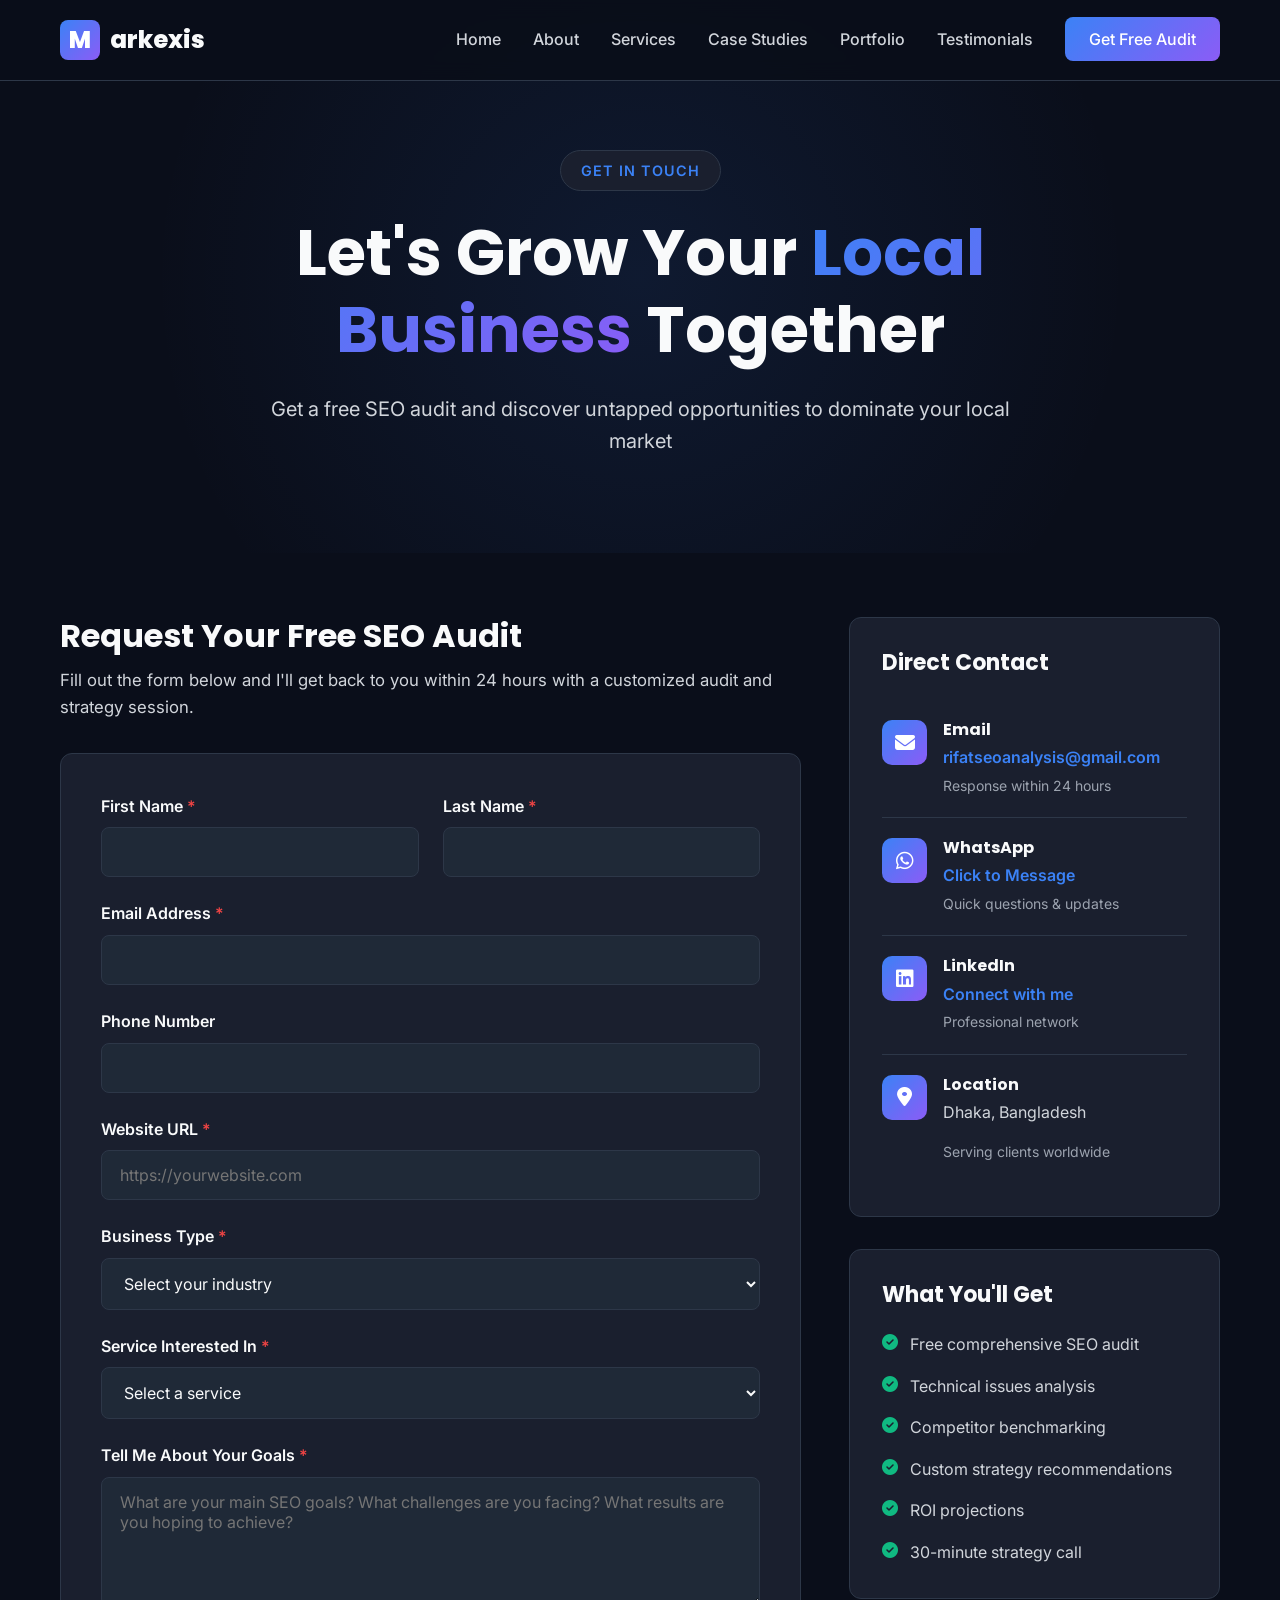
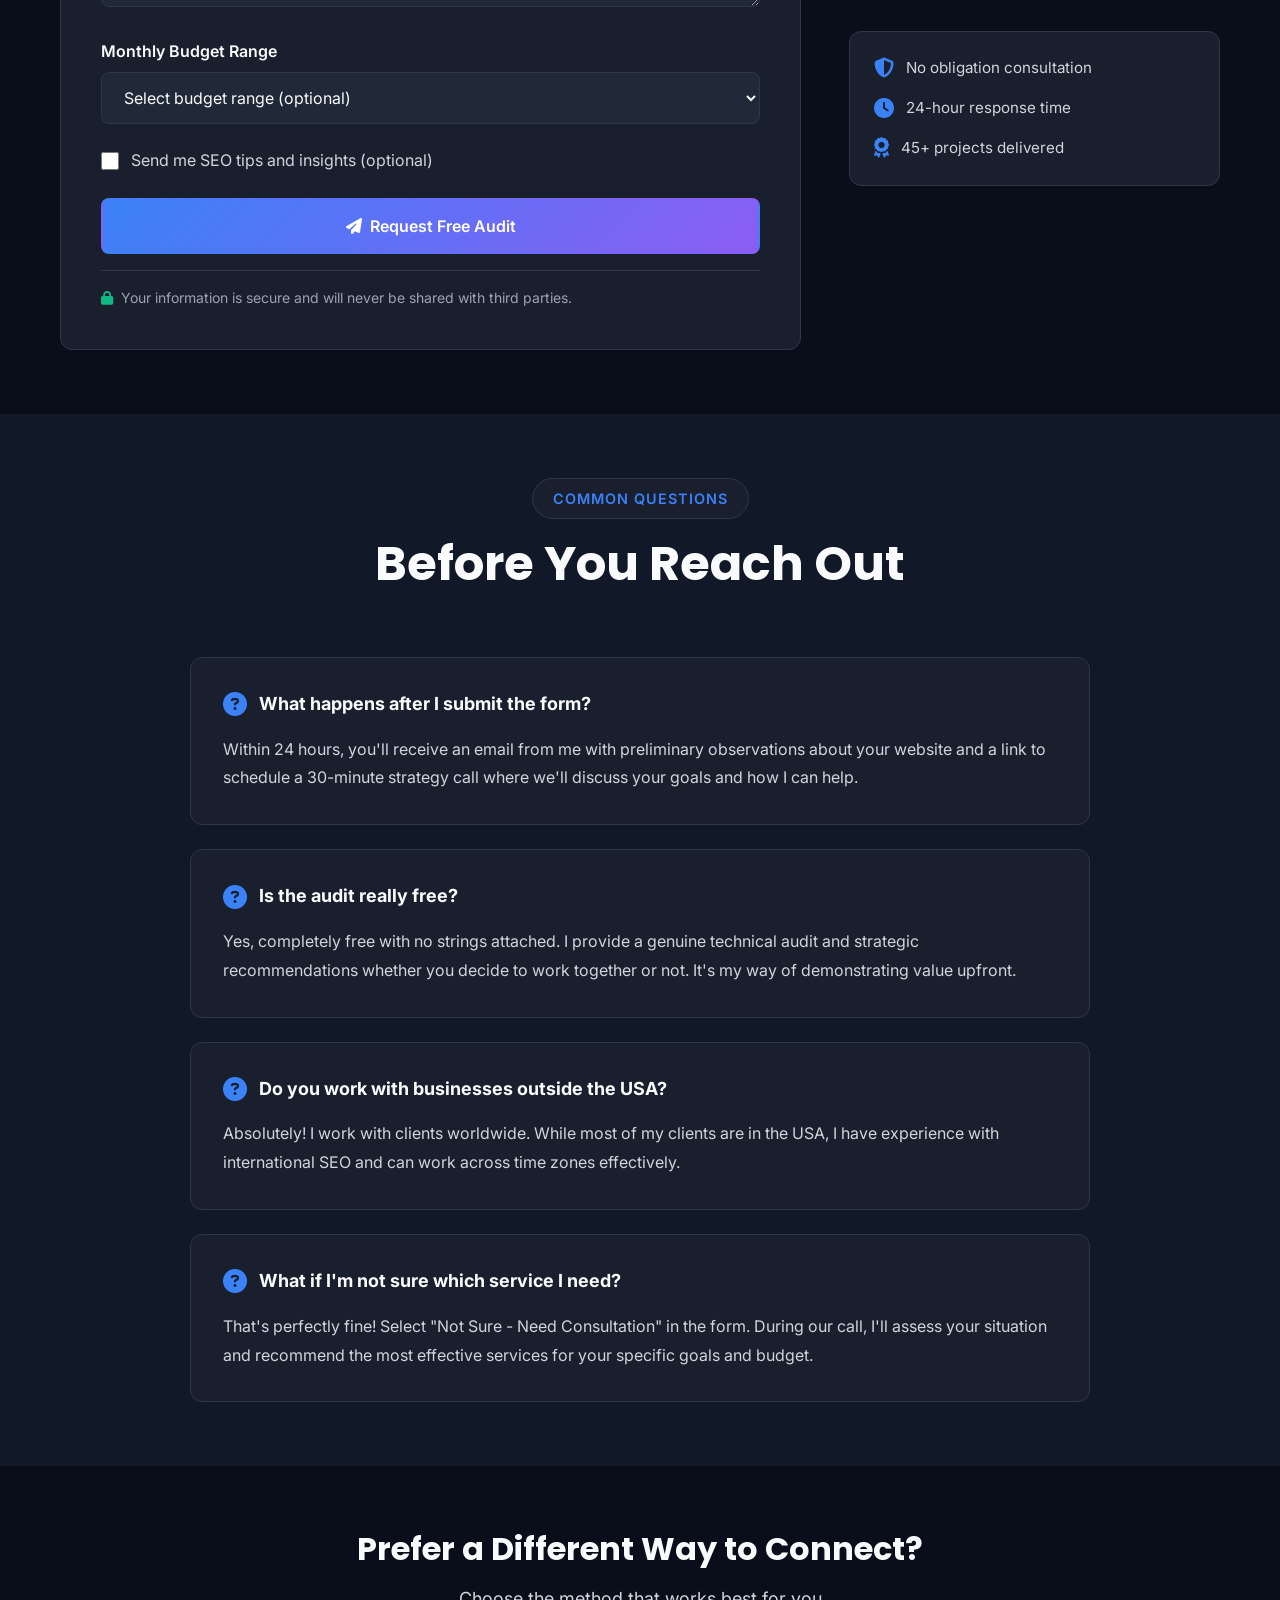
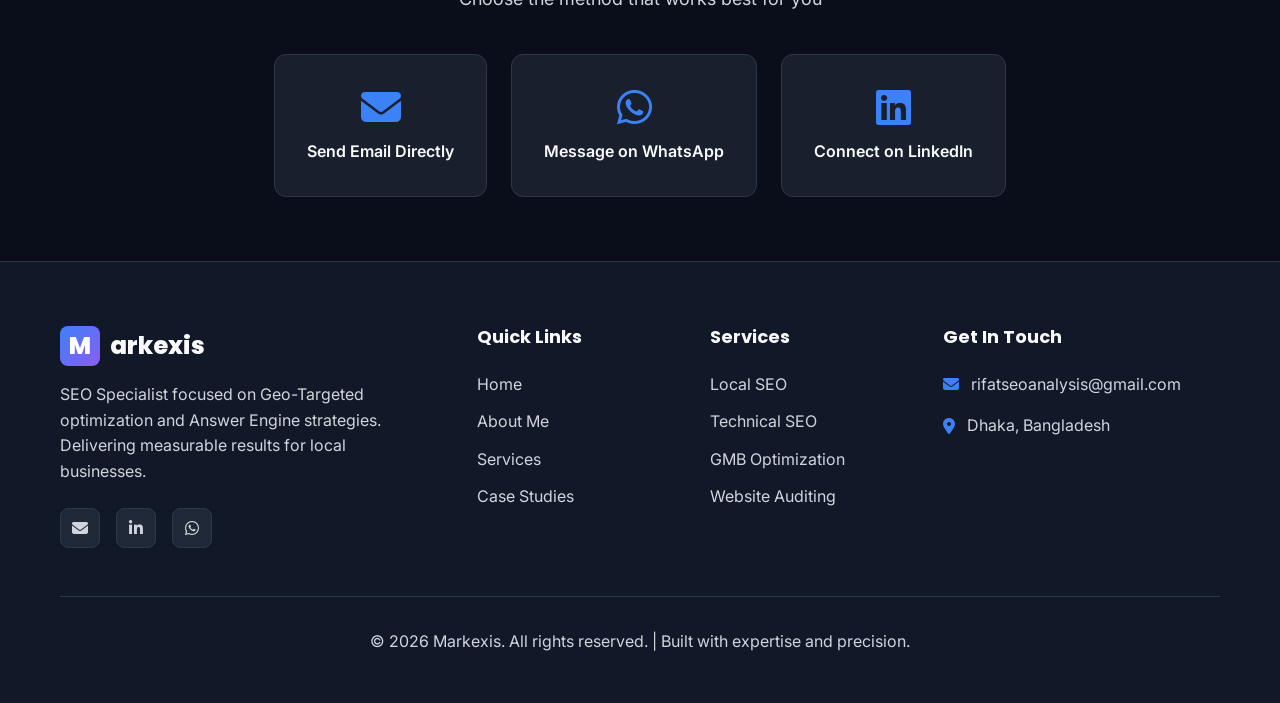
<file: contact.html>
<!DOCTYPE html>
<html lang="en">
<head>
    <meta charset="UTF-8">
    <meta name="viewport" content="width=device-width, initial-scale=1.0">
    <meta name="description" content="Contact Markexis for professional SEO services. Get a free website audit and consultation.">
    <title>Contact - Markexis | Get Your Free SEO Audit</title>
    
    <!-- Google Fonts -->
    <link href="https://fonts.googleapis.com/css2?family=Inter:wght@300;400;500;600;700;800&family=Poppins:wght@600;700;800&display=swap" rel="stylesheet">
    
    <!-- Font Awesome -->
    <link rel="stylesheet" href="https://cdn.jsdelivr.net/npm/@fortawesome/fontawesome-free@6.4.0/css/all.min.css">
    
    <!-- Main Stylesheet -->
    <link rel="stylesheet" href="css/style.css">
</head>
<body>
    <!-- Navigation -->
    <nav class="navbar">
        <div class="container">
            <a href="index.html" class="logo">
                <span class="logo-mark">M</span>
                <span class="logo-text">arkexis</span>
            </a>
            <button class="mobile-menu-toggle" aria-label="Toggle menu">
                <span></span>
                <span></span>
                <span></span>
            </button>
            <ul class="nav-menu">
                <li><a href="index.html">Home</a></li>
                <li><a href="about.html">About</a></li>
                <li><a href="services.html">Services</a></li>
                <li><a href="case-studies.html">Case Studies</a></li>
                <li><a href="portfolio.html">Portfolio</a></li>
                <li><a href="testimonials.html">Testimonials</a></li>
                <li><a href="contact.html" class="btn-nav active">Get Free Audit</a></li>
            </ul>
        </div>
    </nav>

    <!-- Page Header -->
    <section class="page-header">
        <div class="container">
            <div class="page-header-content">
                <span class="page-tag">Get In Touch</span>
                <h1 class="page-title">Let's Grow Your <span class="gradient-text">Local Business</span> Together</h1>
                <p class="page-description">
                    Get a free SEO audit and discover untapped opportunities to dominate your local market
                </p>
            </div>
        </div>
    </section>

    <!-- Contact Section -->
    <section class="contact-section">
        <div class="container">
            <div class="contact-grid">
                <!-- Contact Form -->
                <div class="contact-form-wrapper">
                    <div class="form-header">
                        <h2>Request Your Free SEO Audit</h2>
                        <p>Fill out the form below and I'll get back to you within 24 hours with a customized audit and strategy session.</p>
                    </div>

                    <form class="contact-form" id="contactForm" 
      action="https://formsubmit.co/rifatseoanalysis@gmail.com" 
      method="POST">

    <!-- Recommended hidden fields -->
    <input type="hidden" name="_captcha" value="false">
    <input type="hidden" name="_template" value="box">
    <input type="hidden" name="_subject" value="New SEO Audit Request">
    <input type="hidden" name="_notification" value="email">

    <div class="form-row">
        <div class="form-group">
            <label for="firstName">First Name <span class="required">*</span></label>
            <input type="text" id="firstName" name="firstName" required>
        </div>
        <div class="form-group">
            <label for="lastName">Last Name <span class="required">*</span></label>
            <input type="text" id="lastName" name="lastName" required>
        </div>
    </div>

    <div class="form-group">
        <label for="email">Email Address <span class="required">*</span></label>
        <input type="email" id="email" name="email" required>
    </div>

    <div class="form-group">
        <label for="phone">Phone Number</label>
        <input type="tel" id="phone" name="phone">
    </div>

    <div class="form-group">
        <label for="website">Website URL <span class="required">*</span></label>
        <input type="url" id="website" name="website" placeholder="https://yourwebsite.com" required>
    </div>

    <div class="form-group">
        <label for="business">Business Type <span class="required">*</span></label>
        <select id="business" name="business" required>
            <option value="">Select your industry</option>
            <option value="tree-service">Tree Service</option>
            <option value="roofing">Roofing</option>
            <option value="lawn-care">Lawn Care & Landscaping</option>
            <option value="real-estate">Real Estate</option>
            <option value="hvac">HVAC</option>
            <option value="plumbing">Plumbing</option>
            <option value="electrical">Electrical</option>
            <option value="painting">Painting</option>
            <option value="cleaning">Cleaning Services</option>
            <option value="junk-removal">Junk Removal</option>
            <option value="home-services">Other Home Services</option>
            <option value="other">Other</option>
        </select>
    </div>

    <div class="form-group">
        <label for="service">Service Interested In <span class="required">*</span></label>
        <select id="service" name="service" required>
            <option value="">Select a service</option>
            <option value="local-seo">Local SEO</option>
            <option value="technical-seo">Technical SEO</option>
            <option value="gmb-optimization">GMB Optimization</option>
            <option value="website-audit">Website Auditing</option>
            <option value="on-page-seo">On-Page SEO</option>
            <option value="content-strategy">SEO Content Strategy</option>
            <option value="full-service">Full-Service SEO</option>
            <option value="not-sure">Not Sure - Need Consultation</option>
        </select>
    </div>

    <div class="form-group">
        <label for="message">Tell Me About Your Goals <span class="required">*</span></label>
        <textarea id="message" name="message" rows="5" placeholder="What are your main SEO goals? What challenges are you facing? What results are you hoping to achieve?" required></textarea>
    </div>

    <div class="form-group">
        <label for="budget">Monthly Budget Range</label>
        <select id="budget" name="budget">
            <option value="">Select budget range (optional)</option>
            <option value="500-1000">$500 - $1,000</option>
            <option value="1000-2000">$1,000 - $2,000</option>
            <option value="2000-3000">$2,000 - $3,000</option>
            <option value="3000-5000">$3,000 - $5,000</option>
            <option value="5000+">$5,000+</option>
            <option value="discuss">Prefer to Discuss</option>
        </select>
    </div>

    <div class="form-checkbox">
        <input type="checkbox" id="newsletter" name="newsletter">
        <label for="newsletter">Send me SEO tips and insights (optional)</label>
    </div>

    <button type="submit" class="btn btn-primary btn-block">
        <i class="fas fa-paper-plane"></i>
        Request Free Audit
    </button>

    <div class="form-note">
        <i class="fas fa-lock"></i>
        Your information is secure and will never be shared with third parties.
    </div>

    <div class="form-message" id="formMessage"></div>
</form>

                </div>

                <!-- Contact Info Sidebar -->
                <div class="contact-info-sidebar">
                    <div class="contact-info-card">
                        <h3>Direct Contact</h3>
                        
                        <div class="contact-method">
                            <div class="method-icon">
                                <i class="fas fa-envelope"></i>
                            </div>
                            <div class="method-details">
                                <h4>Email</h4>
                                <a href="mailto:rifatseoanalysis@gmail.com">rifatseoanalysis@gmail.com</a>
                                <p class="method-note">Response within 24 hours</p>
                            </div>
                        </div>

                        <div class="contact-method">
                            <div class="method-icon">
                                <i class="fab fa-whatsapp"></i>
                            </div>
                            <div class="method-details">
                                <h4>WhatsApp</h4>
                                <a href="#">Click to Message</a>
                                <p class="method-note">Quick questions & updates</p>
                            </div>
                        </div>

                        <div class="contact-method">
                            <div class="method-icon">
                                <i class="fab fa-linkedin"></i>
                            </div>
                            <div class="method-details">
                                <h4>LinkedIn</h4>
                                <a href="#">Connect with me</a>
                                <p class="method-note">Professional network</p>
                            </div>
                        </div>

                        <div class="contact-method">
                            <div class="method-icon">
                                <i class="fas fa-map-marker-alt"></i>
                            </div>
                            <div class="method-details">
                                <h4>Location</h4>
                                <p>Dhaka, Bangladesh</p>
                                <p class="method-note">Serving clients worldwide</p>
                            </div>
                        </div>
                    </div>

                    <div class="contact-benefits-card">
                        <h3>What You'll Get</h3>
                        <ul class="benefits-list">
                            <li>
                                <i class="fas fa-check-circle"></i>
                                <span>Free comprehensive SEO audit</span>
                            </li>
                            <li>
                                <i class="fas fa-check-circle"></i>
                                <span>Technical issues analysis</span>
                            </li>
                            <li>
                                <i class="fas fa-check-circle"></i>
                                <span>Competitor benchmarking</span>
                            </li>
                            <li>
                                <i class="fas fa-check-circle"></i>
                                <span>Custom strategy recommendations</span>
                            </li>
                            <li>
                                <i class="fas fa-check-circle"></i>
                                <span>ROI projections</span>
                            </li>
                            <li>
                                <i class="fas fa-check-circle"></i>
                                <span>30-minute strategy call</span>
                            </li>
                        </ul>
                    </div>

                    <div class="trust-indicators">
                        <div class="trust-item">
                            <i class="fas fa-shield-alt"></i>
                            <span>No obligation consultation</span>
                        </div>
                        <div class="trust-item">
                            <i class="fas fa-clock"></i>
                            <span>24-hour response time</span>
                        </div>
                        <div class="trust-item">
                            <i class="fas fa-award"></i>
                            <span>45+ projects delivered</span>
                        </div>
                    </div>
                </div>
            </div>
        </div>
    </section>

    <!-- FAQ Section -->
    <section class="contact-faq">
        <div class="container">
            <div class="section-header">
                <span class="section-tag">Common Questions</span>
                <h2 class="section-title">Before You Reach Out</h2>
            </div>

            <div class="faq-simple">
                <div class="faq-item-simple">
                    <div class="faq-q">
                        <i class="fas fa-question-circle"></i>
                        <strong>What happens after I submit the form?</strong>
                    </div>
                    <p>
                        Within 24 hours, you'll receive an email from me with preliminary observations about your 
                        website and a link to schedule a 30-minute strategy call where we'll discuss your goals 
                        and how I can help.
                    </p>
                </div>

                <div class="faq-item-simple">
                    <div class="faq-q">
                        <i class="fas fa-question-circle"></i>
                        <strong>Is the audit really free?</strong>
                    </div>
                    <p>
                        Yes, completely free with no strings attached. I provide a genuine technical audit and 
                        strategic recommendations whether you decide to work together or not. It's my way of 
                        demonstrating value upfront.
                    </p>
                </div>

                <div class="faq-item-simple">
                    <div class="faq-q">
                        <i class="fas fa-question-circle"></i>
                        <strong>Do you work with businesses outside the USA?</strong>
                    </div>
                    <p>
                        Absolutely! I work with clients worldwide. While most of my clients are in the USA, I have 
                        experience with international SEO and can work across time zones effectively.
                    </p>
                </div>

                <div class="faq-item-simple">
                    <div class="faq-q">
                        <i class="fas fa-question-circle"></i>
                        <strong>What if I'm not sure which service I need?</strong>
                    </div>
                    <p>
                        That's perfectly fine! Select "Not Sure - Need Consultation" in the form. During our call, 
                        I'll assess your situation and recommend the most effective services for your specific 
                        goals and budget.
                    </p>
                </div>
            </div>
        </div>
    </section>

    <!-- Alternative Contact Methods -->
    <section class="alternative-contact">
        <div class="container">
            <div class="alt-contact-box">
                <h2>Prefer a Different Way to Connect?</h2>
                <p>Choose the method that works best for you</p>
                <div class="alt-contact-buttons">
                    <a href="mailto:rifatseoanalysis@gmail.com" class="alt-btn">
                        <i class="fas fa-envelope"></i>
                        <span>Send Email Directly</span>
                    </a>
                    <a href="#" class="alt-btn">
                        <i class="fab fa-whatsapp"></i>
                        <span>Message on WhatsApp</span>
                    </a>
                    <a href="#" class="alt-btn">
                        <i class="fab fa-linkedin"></i>
                        <span>Connect on LinkedIn</span>
                    </a>
                </div>
            </div>
        </div>
    </section>

    <!-- Footer -->
    <footer class="footer">
        <div class="container">
            <div class="footer-grid">
                <div class="footer-col">
                    <div class="footer-logo">
                        <span class="logo-mark">M</span>
                        <span class="logo-text">arkexis</span>
                    </div>
                    <p class="footer-description">
                        SEO Specialist focused on Geo-Targeted optimization and Answer Engine strategies. 
                        Delivering measurable results for local businesses.
                    </p>
                    <div class="footer-social">
                        <a href="mailto:rifatseoanalysis@gmail.com" aria-label="Email"><i class="fas fa-envelope"></i></a>
                        <a href="#" aria-label="LinkedIn"><i class="fab fa-linkedin-in"></i></a>
                        <a href="#" aria-label="WhatsApp"><i class="fab fa-whatsapp"></i></a>
                    </div>
                </div>

                <div class="footer-col">
                    <h4>Quick Links</h4>
                    <ul class="footer-links">
                        <li><a href="index.html">Home</a></li>
                        <li><a href="about.html">About Me</a></li>
                        <li><a href="services.html">Services</a></li>
                        <li><a href="case-studies.html">Case Studies</a></li>
                    </ul>
                </div>

                <div class="footer-col">
                    <h4>Services</h4>
                    <ul class="footer-links">
                        <li><a href="services.html#local-seo">Local SEO</a></li>
                        <li><a href="services.html#technical-seo">Technical SEO</a></li>
                        <li><a href="services.html#gmb-optimization">GMB Optimization</a></li>
                        <li><a href="services.html#website-auditing">Website Auditing</a></li>
                    </ul>
                </div>

                <div class="footer-col">
                    <h4>Get In Touch</h4>
                    <ul class="footer-contact">
                        <li>
                            <i class="fas fa-envelope"></i>
                            <a href="mailto:rifatseoanalysis@gmail.com">rifatseoanalysis@gmail.com</a>
                        </li>
                        <li>
                            <i class="fas fa-map-marker-alt"></i>
                            <span>Dhaka, Bangladesh</span>
                        </li>
                    </ul>
                </div>
            </div>

            <div class="footer-bottom">
                <p>&copy; 2025 Markexis. All rights reserved. | Built with expertise and precision.</p>
            </div>
        </div>
    </footer>

    <!-- Scroll to Top Button -->
    <button class="scroll-top" id="scrollTop" aria-label="Scroll to top">
        <i class="fas fa-arrow-up"></i>
    </button>

    <!-- JavaScript -->
     <script src="https://cdn.emailjs.com/dist/email.min.js"></script>



     <!-- EmailJS SDK -->
<script src="https://cdn.emailjs.com/dist/email.min.js"></script>

<script>
  // Initialize EmailJS with your public key
  (function(){
    emailjs.init("1l_qeRaP07PV1DdBl");
  })();

  // Get the form and message container
  const form = document.getElementById('contactForm');
  const formMessage = document.getElementById('formMessage');

  // Listen for form submission
  form.addEventListener('submit', function(e){
    e.preventDefault(); // Prevent default form submission

    emailjs.sendForm('service_j2m77zh', 'template_sdvdmih', this)
      .then(() => {
        formMessage.style.color = 'green';
        formMessage.textContent = 'Your request has been sent successfully!';
        form.reset(); // Clear the form
      }, (error) => {
        formMessage.style.color = 'red';
        formMessage.textContent = 'Failed to send. Please try again.';
        console.error('EmailJS error:', error);
      });
  });
</script>

    <script src="js/main.js"></script>
</body>
</html>
</file>
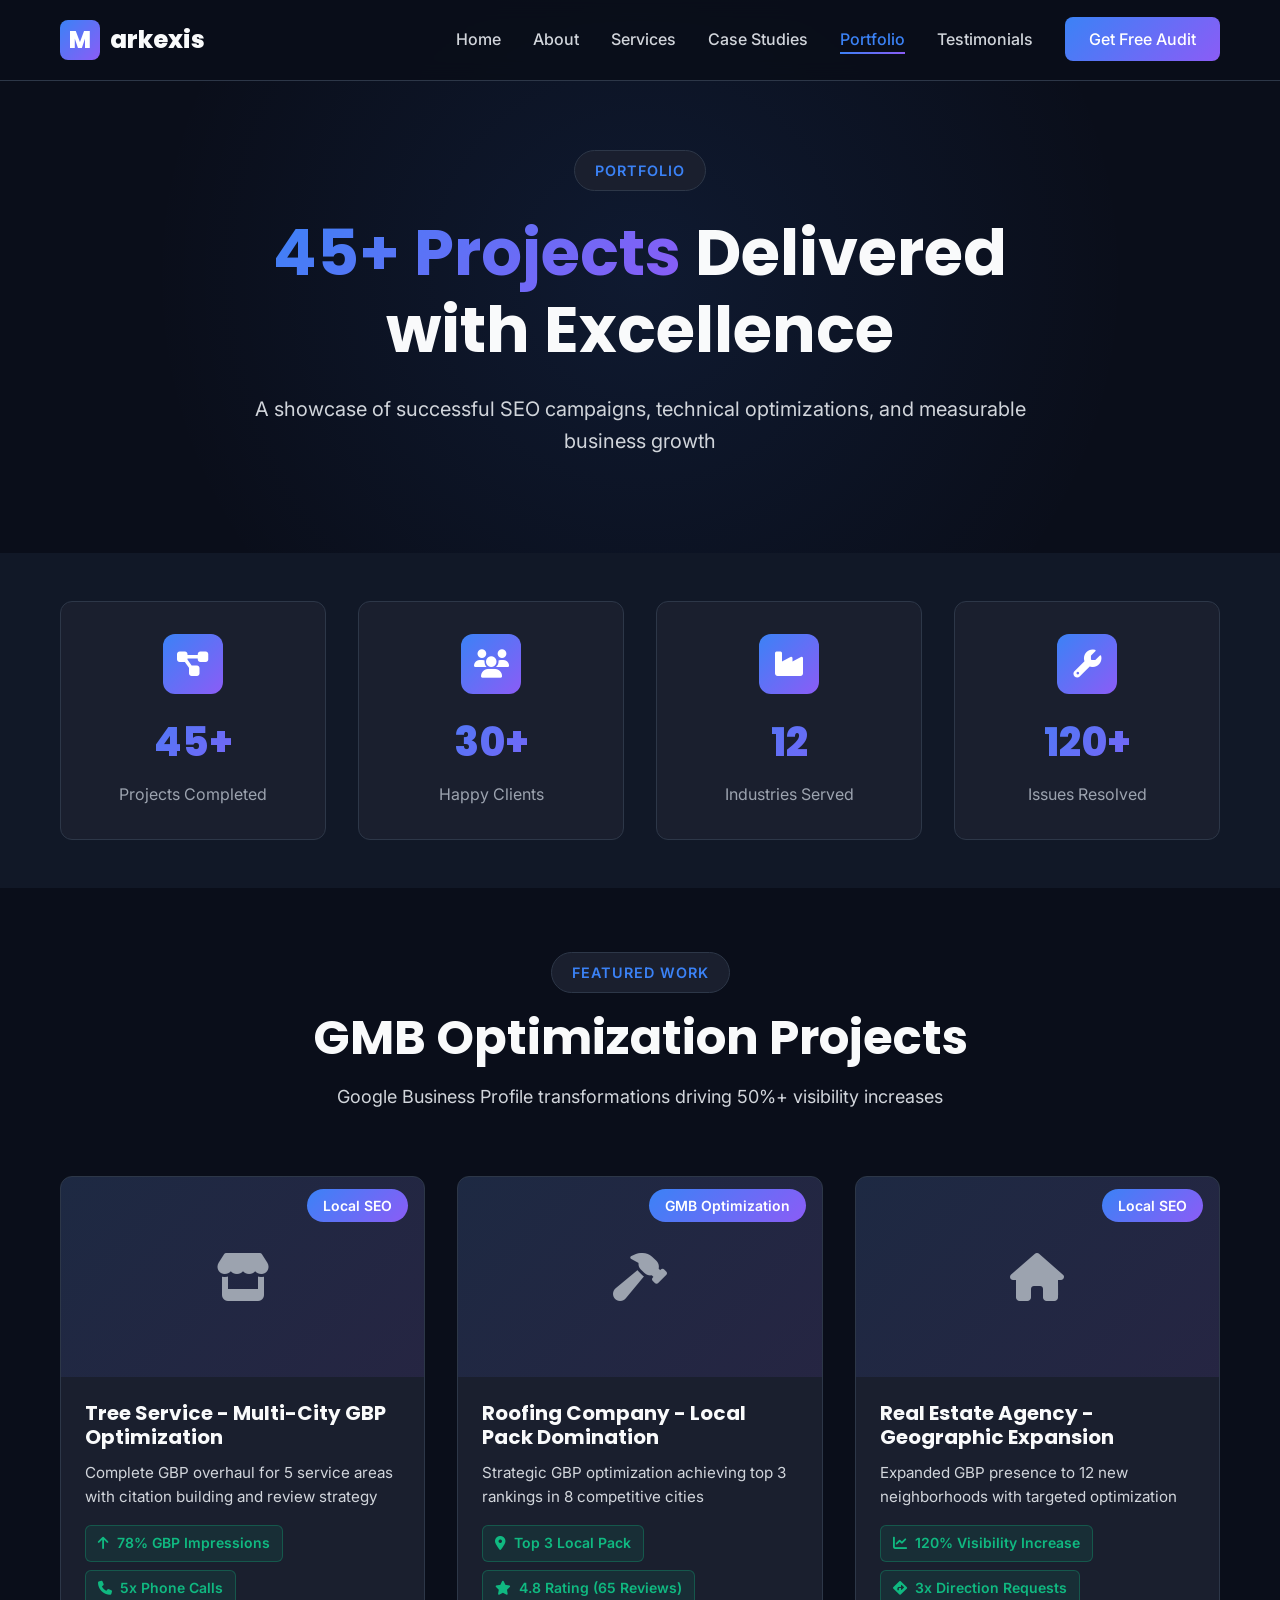
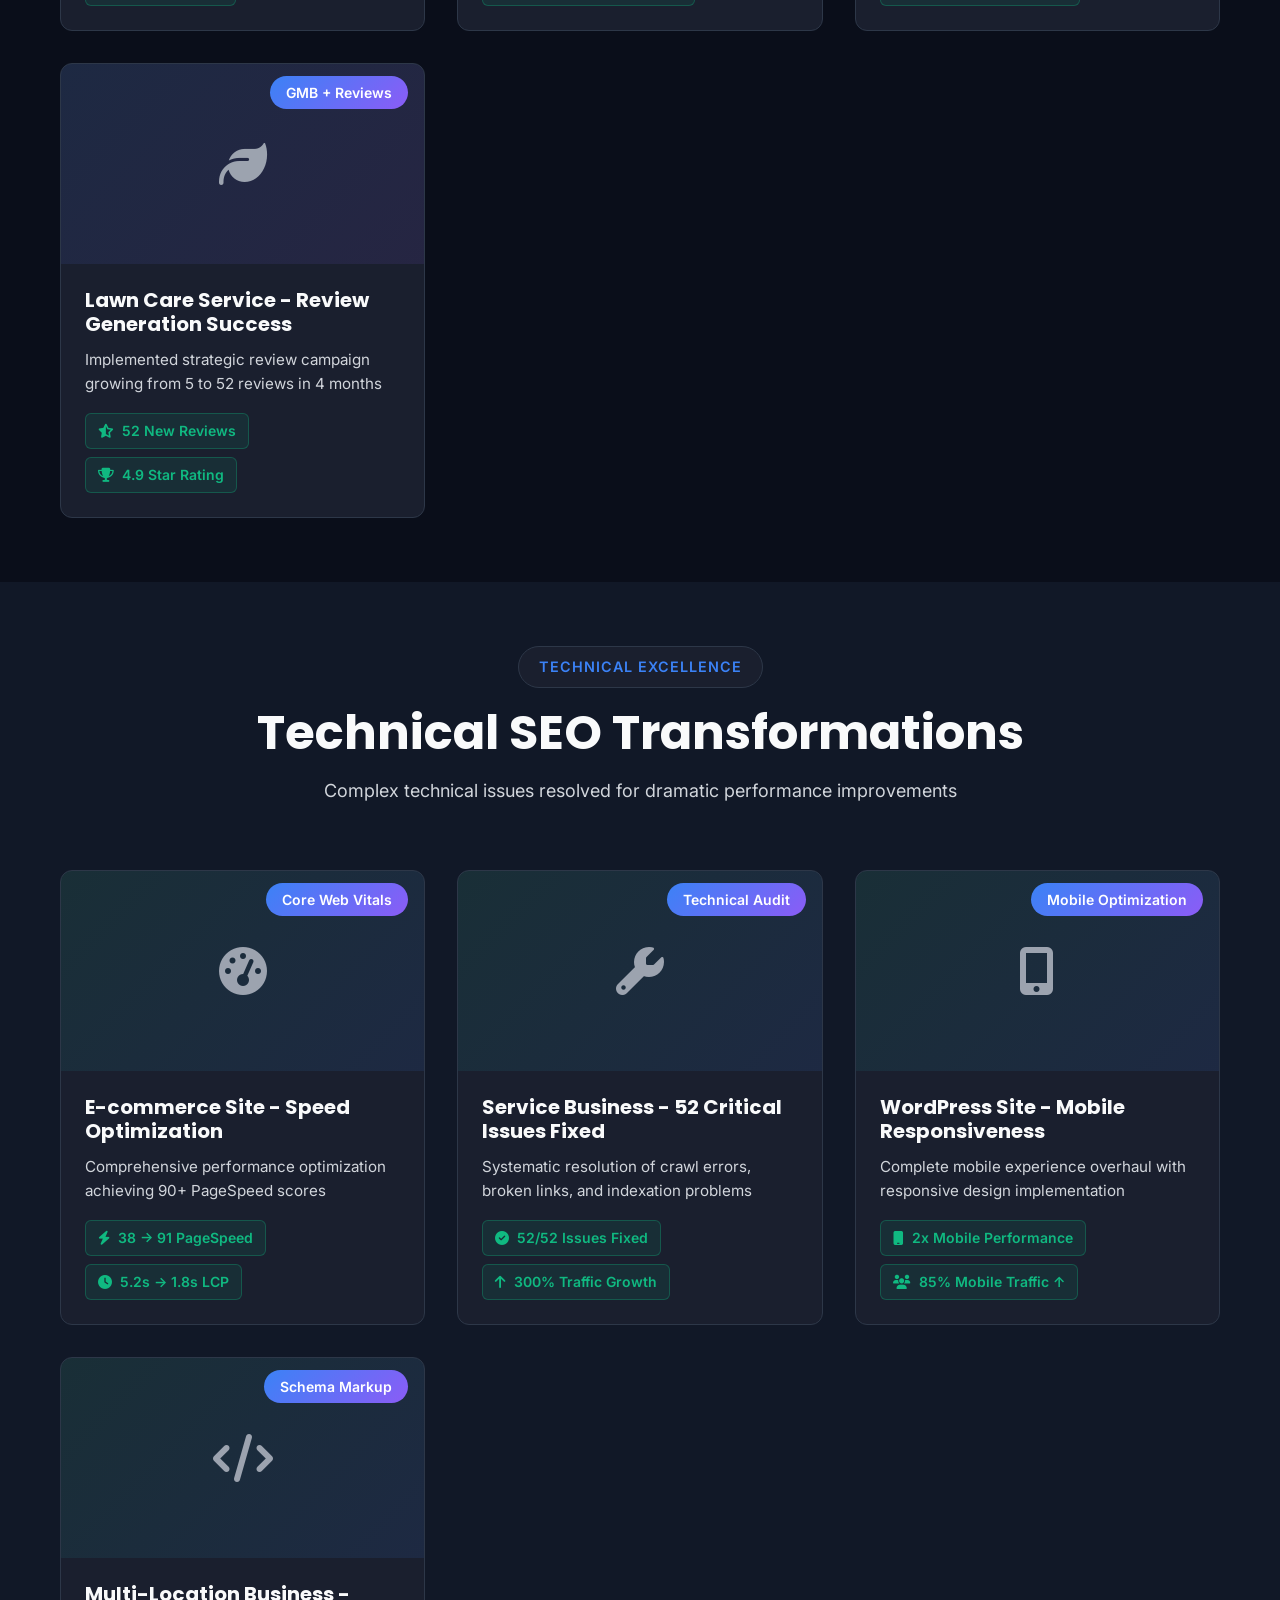
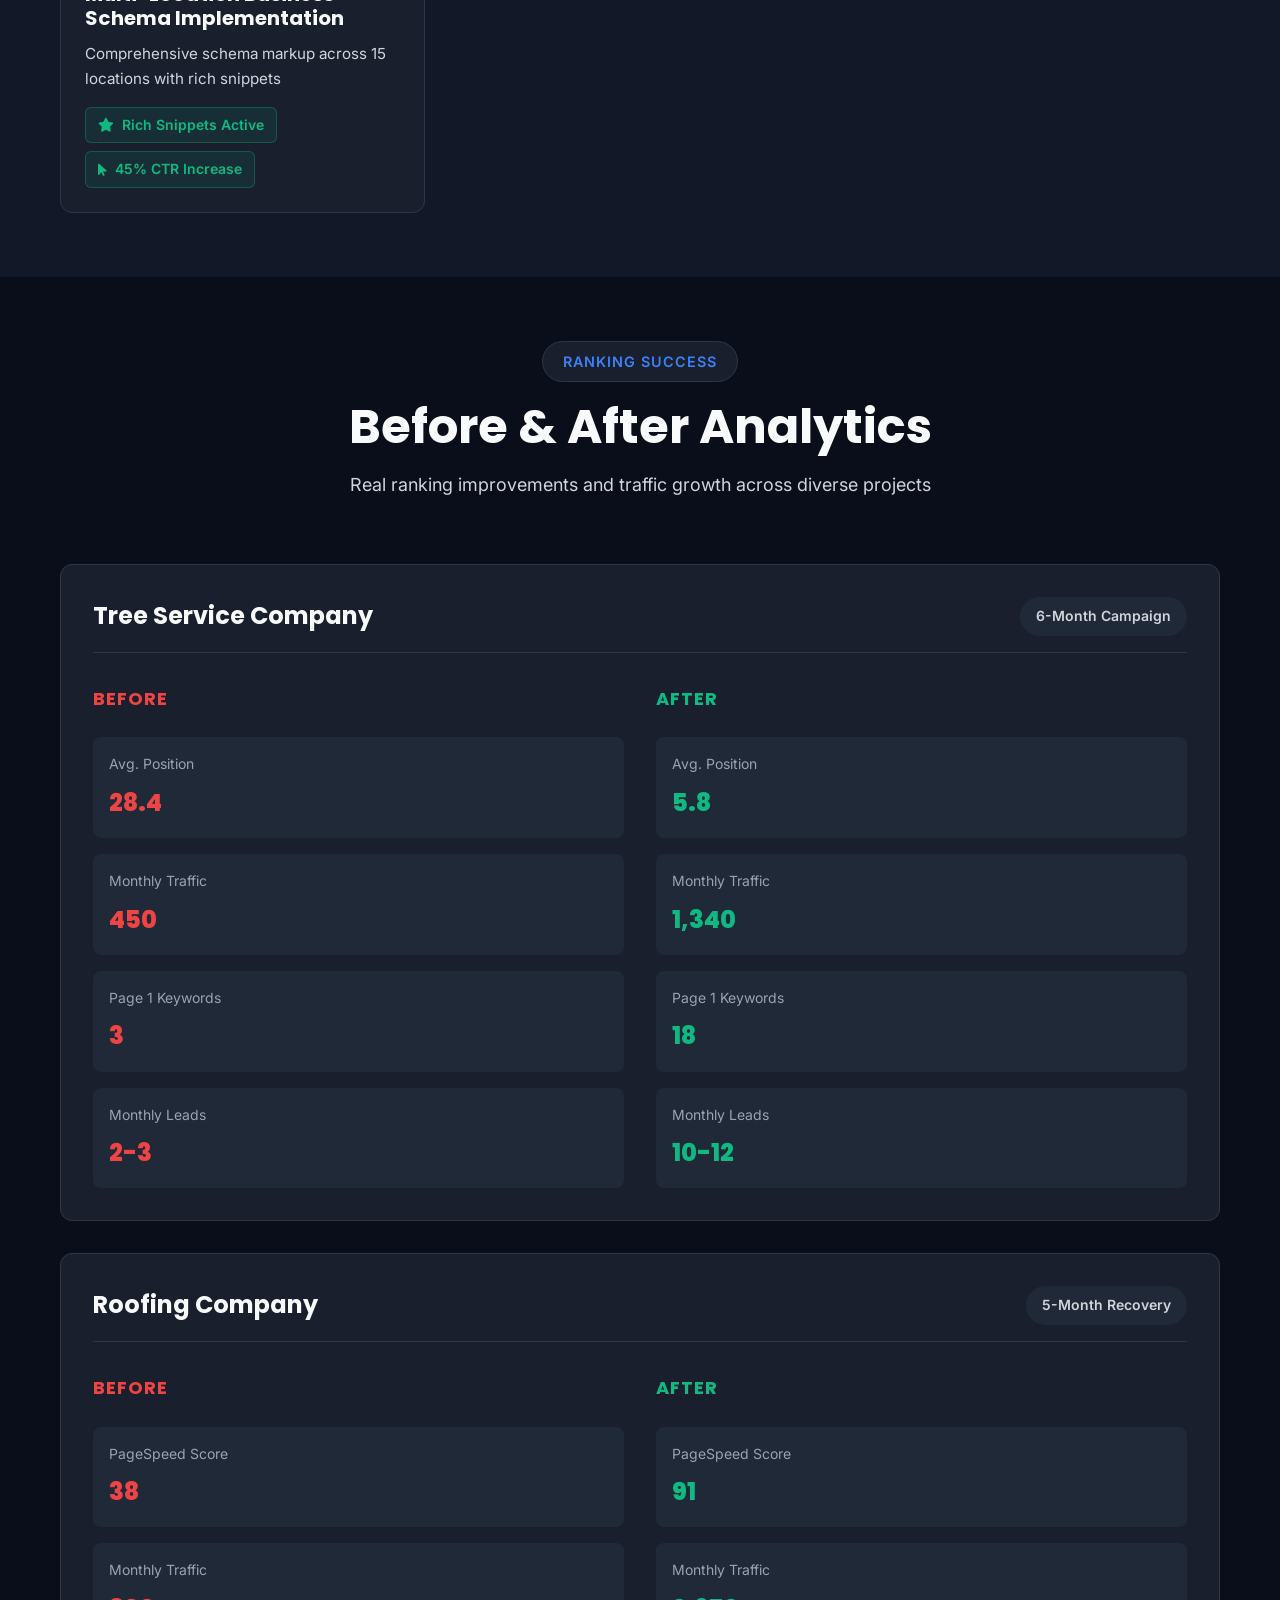
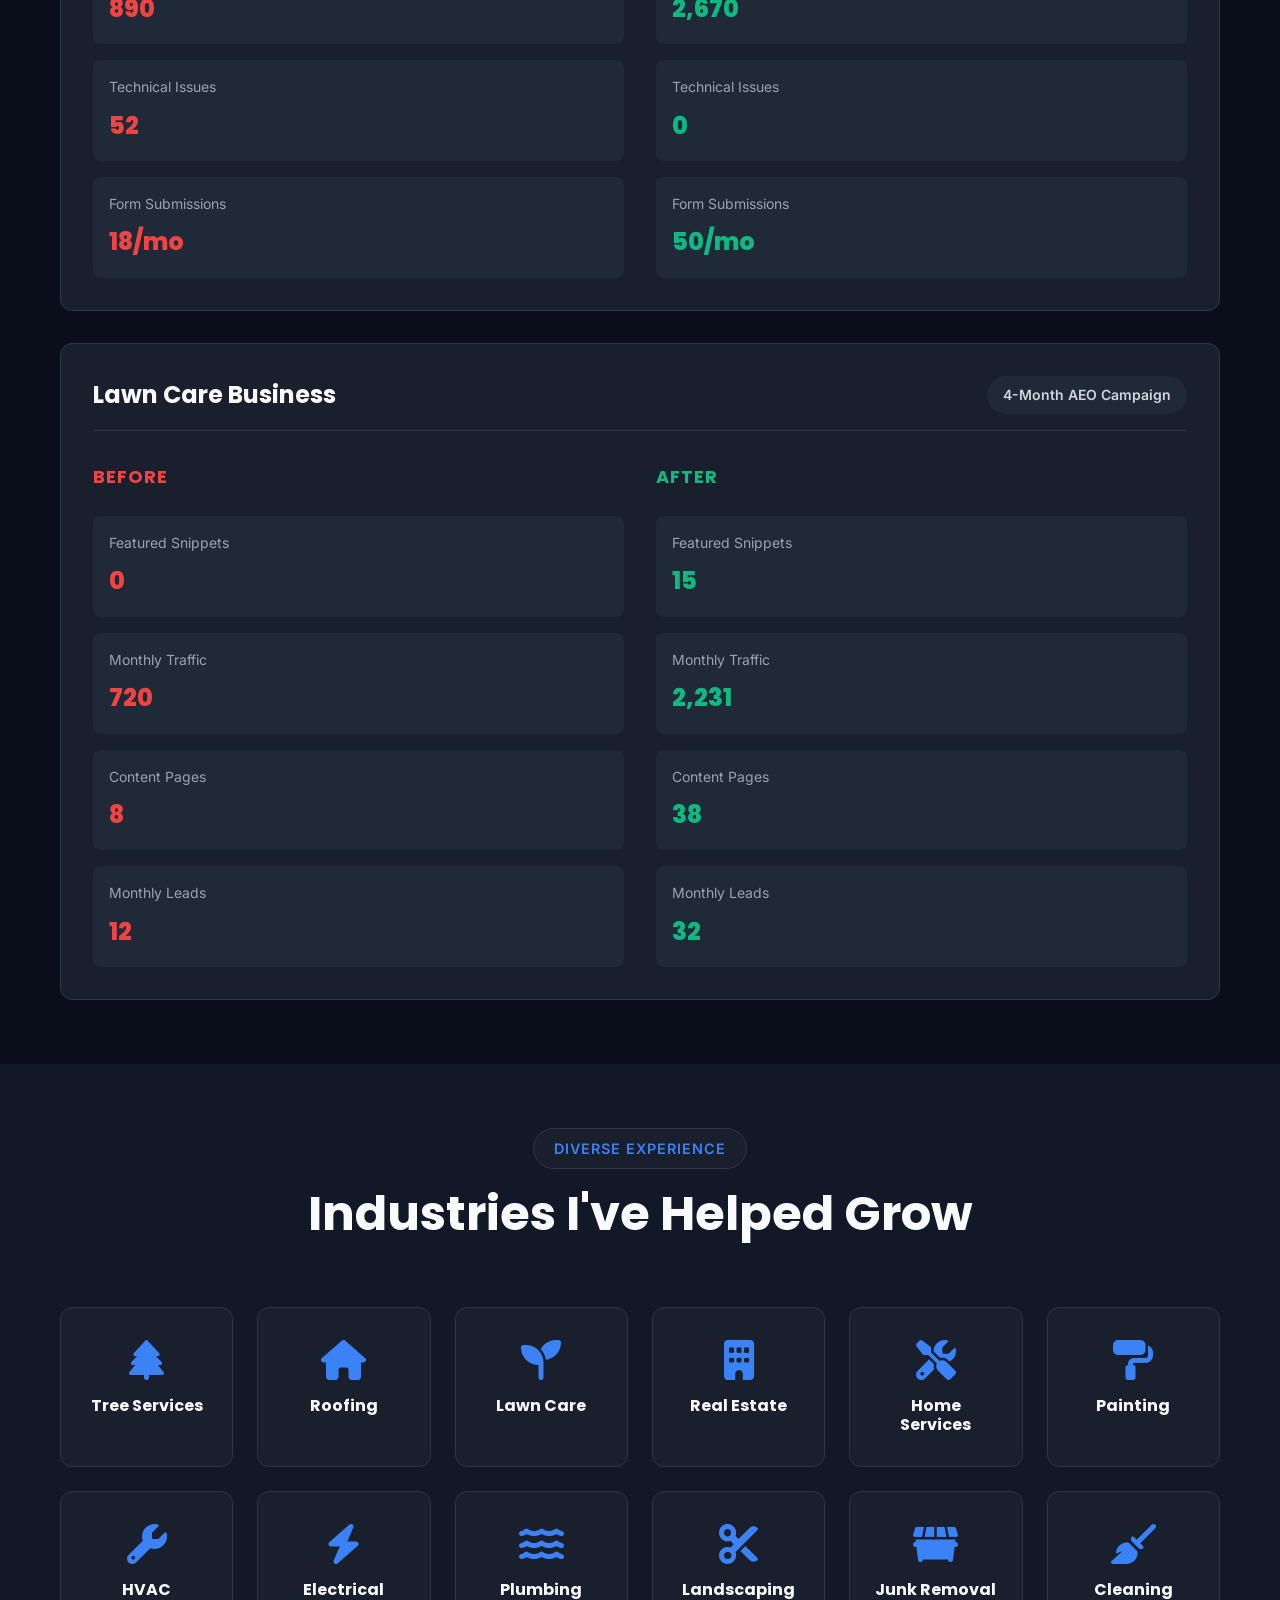
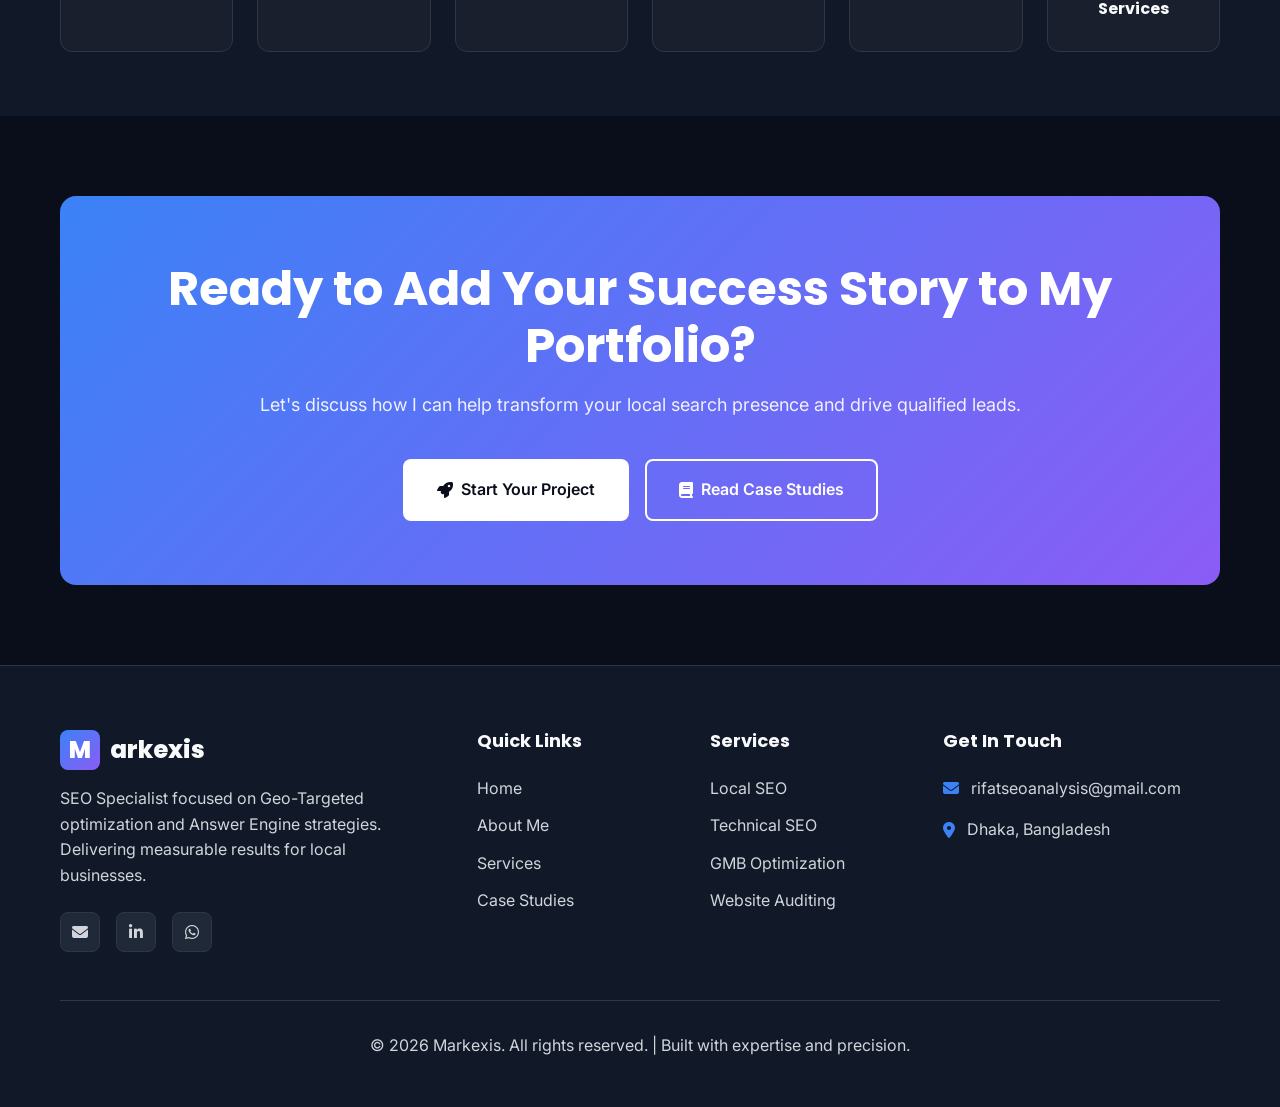
<file: portfolio.html>
<!DOCTYPE html>
<html lang="en">
<head>
    <meta charset="UTF-8">
    <meta name="viewport" content="width=device-width, initial-scale=1.0">
    <meta name="description" content="SEO Portfolio - View my successful projects including GMB optimization, technical SEO improvements, and local ranking achievements.">
    <title>Portfolio - Markexis | SEO Projects & Results</title>
    
    <!-- Google Fonts -->
    <link href="https://fonts.googleapis.com/css2?family=Inter:wght@300;400;500;600;700;800&family=Poppins:wght@600;700;800&display=swap" rel="stylesheet">
    
    <!-- Font Awesome -->
    <link rel="stylesheet" href="https://cdn.jsdelivr.net/npm/@fortawesome/fontawesome-free@6.4.0/css/all.min.css">
    
    <!-- Main Stylesheet -->
    <link rel="stylesheet" href="css/style.css">
</head>
<body>
    <!-- Navigation -->
    <nav class="navbar">
        <div class="container">
            <a href="index.html" class="logo">
                <span class="logo-mark">M</span>
                <span class="logo-text">arkexis</span>
            </a>
            <button class="mobile-menu-toggle" aria-label="Toggle menu">
                <span></span>
                <span></span>
                <span></span>
            </button>
            <ul class="nav-menu">
                <li><a href="index.html">Home</a></li>
                <li><a href="about.html">About</a></li>
                <li><a href="services.html">Services</a></li>
                <li><a href="case-studies.html">Case Studies</a></li>
                <li><a href="portfolio.html" class="active">Portfolio</a></li>
                <li><a href="testimonials.html">Testimonials</a></li>
                <li><a href="contact.html" class="btn-nav">Get Free Audit</a></li>
            </ul>
        </div>
    </nav>

    <!-- Page Header -->
    <section class="page-header">
        <div class="container">
            <div class="page-header-content">
                <span class="page-tag">Portfolio</span>
                <h1 class="page-title"><span class="gradient-text">45+ Projects</span> Delivered with Excellence</h1>
                <p class="page-description">
                    A showcase of successful SEO campaigns, technical optimizations, and measurable business growth
                </p>
            </div>
        </div>
    </section>

    <!-- Portfolio Stats -->
    <section class="portfolio-stats">
        <div class="container">
            <div class="stats-grid">
                <div class="stat-card">
                    <div class="stat-icon"><i class="fas fa-project-diagram"></i></div>
                    <div class="stat-number">45+</div>
                    <div class="stat-label">Projects Completed</div>
                </div>
                <div class="stat-card">
                    <div class="stat-icon"><i class="fas fa-users"></i></div>
                    <div class="stat-number">30+</div>
                    <div class="stat-label">Happy Clients</div>
                </div>
                <div class="stat-card">
                    <div class="stat-icon"><i class="fas fa-industry"></i></div>
                    <div class="stat-number">12</div>
                    <div class="stat-label">Industries Served</div>
                </div>
                <div class="stat-card">
                    <div class="stat-icon"><i class="fas fa-wrench"></i></div>
                    <div class="stat-number">120+</div>
                    <div class="stat-label">Issues Resolved</div>
                </div>
            </div>
        </div>
    </section>

    <!-- Portfolio Categories -->
    <section class="portfolio-section">
        <div class="container">
            <div class="section-header">
                <span class="section-tag">Featured Work</span>
                <h2 class="section-title">GMB Optimization Projects</h2>
                <p class="section-description">
                    Google Business Profile transformations driving 50%+ visibility increases
                </p>
            </div>

            <div class="portfolio-grid">
                <div class="portfolio-item">
                    <div class="portfolio-image">
                        <div class="portfolio-placeholder gmb">
                            <i class="fas fa-store"></i>
                        </div>
                        <div class="portfolio-overlay">
                            <span class="portfolio-tag">Local SEO</span>
                        </div>
                    </div>
                    <div class="portfolio-content">
                        <h3>Tree Service - Multi-City GBP Optimization</h3>
                        <p>Complete GBP overhaul for 5 service areas with citation building and review strategy</p>
                        <div class="portfolio-results">
                            <div class="result-badge success">
                                <i class="fas fa-arrow-up"></i> 78% GBP Impressions
                            </div>
                            <div class="result-badge success">
                                <i class="fas fa-phone"></i> 5x Phone Calls
                            </div>
                        </div>
                    </div>
                </div>

                <div class="portfolio-item">
                    <div class="portfolio-image">
                        <div class="portfolio-placeholder gmb">
                            <i class="fas fa-hammer"></i>
                        </div>
                        <div class="portfolio-overlay">
                            <span class="portfolio-tag">GMB Optimization</span>
                        </div>
                    </div>
                    <div class="portfolio-content">
                        <h3>Roofing Company - Local Pack Domination</h3>
                        <p>Strategic GBP optimization achieving top 3 rankings in 8 competitive cities</p>
                        <div class="portfolio-results">
                            <div class="result-badge success">
                                <i class="fas fa-map-marker-alt"></i> Top 3 Local Pack
                            </div>
                            <div class="result-badge success">
                                <i class="fas fa-star"></i> 4.8 Rating (65 Reviews)
                            </div>
                        </div>
                    </div>
                </div>

                <div class="portfolio-item">
                    <div class="portfolio-image">
                        <div class="portfolio-placeholder gmb">
                            <i class="fas fa-home"></i>
                        </div>
                        <div class="portfolio-overlay">
                            <span class="portfolio-tag">Local SEO</span>
                        </div>
                    </div>
                    <div class="portfolio-content">
                        <h3>Real Estate Agency - Geographic Expansion</h3>
                        <p>Expanded GBP presence to 12 new neighborhoods with targeted optimization</p>
                        <div class="portfolio-results">
                            <div class="result-badge success">
                                <i class="fas fa-chart-line"></i> 120% Visibility Increase
                            </div>
                            <div class="result-badge success">
                                <i class="fas fa-directions"></i> 3x Direction Requests
                            </div>
                        </div>
                    </div>
                </div>

                <div class="portfolio-item">
                    <div class="portfolio-image">
                        <div class="portfolio-placeholder gmb">
                            <i class="fas fa-leaf"></i>
                        </div>
                        <div class="portfolio-overlay">
                            <span class="portfolio-tag">GMB + Reviews</span>
                        </div>
                    </div>
                    <div class="portfolio-content">
                        <h3>Lawn Care Service - Review Generation Success</h3>
                        <p>Implemented strategic review campaign growing from 5 to 52 reviews in 4 months</p>
                        <div class="portfolio-results">
                            <div class="result-badge success">
                                <i class="fas fa-star-half-alt"></i> 52 New Reviews
                            </div>
                            <div class="result-badge success">
                                <i class="fas fa-trophy"></i> 4.9 Star Rating
                            </div>
                        </div>
                    </div>
                </div>
            </div>
        </div>
    </section>

    <!-- Technical SEO Portfolio -->
    <section class="portfolio-section alt-bg">
        <div class="container">
            <div class="section-header">
                <span class="section-tag">Technical Excellence</span>
                <h2 class="section-title">Technical SEO Transformations</h2>
                <p class="section-description">
                    Complex technical issues resolved for dramatic performance improvements
                </p>
            </div>

            <div class="portfolio-grid">
                <div class="portfolio-item">
                    <div class="portfolio-image">
                        <div class="portfolio-placeholder technical">
                            <i class="fas fa-tachometer-alt"></i>
                        </div>
                        <div class="portfolio-overlay">
                            <span class="portfolio-tag">Core Web Vitals</span>
                        </div>
                    </div>
                    <div class="portfolio-content">
                        <h3>E-commerce Site - Speed Optimization</h3>
                        <p>Comprehensive performance optimization achieving 90+ PageSpeed scores</p>
                        <div class="portfolio-results">
                            <div class="result-badge success">
                                <i class="fas fa-bolt"></i> 38 → 91 PageSpeed
                            </div>
                            <div class="result-badge success">
                                <i class="fas fa-clock"></i> 5.2s → 1.8s LCP
                            </div>
                        </div>
                    </div>
                </div>

                <div class="portfolio-item">
                    <div class="portfolio-image">
                        <div class="portfolio-placeholder technical">
                            <i class="fas fa-wrench"></i>
                        </div>
                        <div class="portfolio-overlay">
                            <span class="portfolio-tag">Technical Audit</span>
                        </div>
                    </div>
                    <div class="portfolio-content">
                        <h3>Service Business - 52 Critical Issues Fixed</h3>
                        <p>Systematic resolution of crawl errors, broken links, and indexation problems</p>
                        <div class="portfolio-results">
                            <div class="result-badge success">
                                <i class="fas fa-check-circle"></i> 52/52 Issues Fixed
                            </div>
                            <div class="result-badge success">
                                <i class="fas fa-arrow-up"></i> 300% Traffic Growth
                            </div>
                        </div>
                    </div>
                </div>

                <div class="portfolio-item">
                    <div class="portfolio-image">
                        <div class="portfolio-placeholder technical">
                            <i class="fas fa-mobile-alt"></i>
                        </div>
                        <div class="portfolio-overlay">
                            <span class="portfolio-tag">Mobile Optimization</span>
                        </div>
                    </div>
                    <div class="portfolio-content">
                        <h3>WordPress Site - Mobile Responsiveness</h3>
                        <p>Complete mobile experience overhaul with responsive design implementation</p>
                        <div class="portfolio-results">
                            <div class="result-badge success">
                                <i class="fas fa-mobile"></i> 2x Mobile Performance
                            </div>
                            <div class="result-badge success">
                                <i class="fas fa-users"></i> 85% Mobile Traffic ↑
                            </div>
                        </div>
                    </div>
                </div>

                <div class="portfolio-item">
                    <div class="portfolio-image">
                        <div class="portfolio-placeholder technical">
                            <i class="fas fa-code"></i>
                        </div>
                        <div class="portfolio-overlay">
                            <span class="portfolio-tag">Schema Markup</span>
                        </div>
                    </div>
                    <div class="portfolio-content">
                        <h3>Multi-Location Business - Schema Implementation</h3>
                        <p>Comprehensive schema markup across 15 locations with rich snippets</p>
                        <div class="portfolio-results">
                            <div class="result-badge success">
                                <i class="fas fa-star"></i> Rich Snippets Active
                            </div>
                            <div class="result-badge success">
                                <i class="fas fa-mouse-pointer"></i> 45% CTR Increase
                            </div>
                        </div>
                    </div>
                </div>
            </div>
        </div>
    </section>

    <!-- Ranking Achievements -->
    <section class="portfolio-section">
        <div class="container">
            <div class="section-header">
                <span class="section-tag">Ranking Success</span>
                <h2 class="section-title">Before & After Analytics</h2>
                <p class="section-description">
                    Real ranking improvements and traffic growth across diverse projects
                </p>
            </div>

            <div class="analytics-showcase">
                <div class="analytics-card">
                    <div class="analytics-header">
                        <h3>Tree Service Company</h3>
                        <span class="analytics-period">6-Month Campaign</span>
                    </div>
                    <div class="analytics-comparison">
                        <div class="before-after">
                            <div class="metric-column before">
                                <span class="column-label">Before</span>
                                <div class="metric-item">
                                    <div class="metric-label">Avg. Position</div>
                                    <div class="metric-value bad">28.4</div>
                                </div>
                                <div class="metric-item">
                                    <div class="metric-label">Monthly Traffic</div>
                                    <div class="metric-value bad">450</div>
                                </div>
                                <div class="metric-item">
                                    <div class="metric-label">Page 1 Keywords</div>
                                    <div class="metric-value bad">3</div>
                                </div>
                                <div class="metric-item">
                                    <div class="metric-label">Monthly Leads</div>
                                    <div class="metric-value bad">2-3</div>
                                </div>
                            </div>
                            <div class="metric-column after">
                                <span class="column-label">After</span>
                                <div class="metric-item">
                                    <div class="metric-label">Avg. Position</div>
                                    <div class="metric-value good">5.8</div>
                                </div>
                                <div class="metric-item">
                                    <div class="metric-label">Monthly Traffic</div>
                                    <div class="metric-value good">1,340</div>
                                </div>
                                <div class="metric-item">
                                    <div class="metric-label">Page 1 Keywords</div>
                                    <div class="metric-value good">18</div>
                                </div>
                                <div class="metric-item">
                                    <div class="metric-label">Monthly Leads</div>
                                    <div class="metric-value good">10-12</div>
                                </div>
                            </div>
                        </div>
                    </div>
                </div>

                <div class="analytics-card">
                    <div class="analytics-header">
                        <h3>Roofing Company</h3>
                        <span class="analytics-period">5-Month Recovery</span>
                    </div>
                    <div class="analytics-comparison">
                        <div class="before-after">
                            <div class="metric-column before">
                                <span class="column-label">Before</span>
                                <div class="metric-item">
                                    <div class="metric-label">PageSpeed Score</div>
                                    <div class="metric-value bad">38</div>
                                </div>
                                <div class="metric-item">
                                    <div class="metric-label">Monthly Traffic</div>
                                    <div class="metric-value bad">890</div>
                                </div>
                                <div class="metric-item">
                                    <div class="metric-label">Technical Issues</div>
                                    <div class="metric-value bad">52</div>
                                </div>
                                <div class="metric-item">
                                    <div class="metric-label">Form Submissions</div>
                                    <div class="metric-value bad">18/mo</div>
                                </div>
                            </div>
                            <div class="metric-column after">
                                <span class="column-label">After</span>
                                <div class="metric-item">
                                    <div class="metric-label">PageSpeed Score</div>
                                    <div class="metric-value good">91</div>
                                </div>
                                <div class="metric-item">
                                    <div class="metric-label">Monthly Traffic</div>
                                    <div class="metric-value good">2,670</div>
                                </div>
                                <div class="metric-item">
                                    <div class="metric-label">Technical Issues</div>
                                    <div class="metric-value good">0</div>
                                </div>
                                <div class="metric-item">
                                    <div class="metric-label">Form Submissions</div>
                                    <div class="metric-value good">50/mo</div>
                                </div>
                            </div>
                        </div>
                    </div>
                </div>

                <div class="analytics-card">
                    <div class="analytics-header">
                        <h3>Lawn Care Business</h3>
                        <span class="analytics-period">4-Month AEO Campaign</span>
                    </div>
                    <div class="analytics-comparison">
                        <div class="before-after">
                            <div class="metric-column before">
                                <span class="column-label">Before</span>
                                <div class="metric-item">
                                    <div class="metric-label">Featured Snippets</div>
                                    <div class="metric-value bad">0</div>
                                </div>
                                <div class="metric-item">
                                    <div class="metric-label">Monthly Traffic</div>
                                    <div class="metric-value bad">720</div>
                                </div>
                                <div class="metric-item">
                                    <div class="metric-label">Content Pages</div>
                                    <div class="metric-value bad">8</div>
                                </div>
                                <div class="metric-item">
                                    <div class="metric-label">Monthly Leads</div>
                                    <div class="metric-value bad">12</div>
                                </div>
                            </div>
                            <div class="metric-column after">
                                <span class="column-label">After</span>
                                <div class="metric-item">
                                    <div class="metric-label">Featured Snippets</div>
                                    <div class="metric-value good">15</div>
                                </div>
                                <div class="metric-item">
                                    <div class="metric-label">Monthly Traffic</div>
                                    <div class="metric-value good">2,231</div>
                                </div>
                                <div class="metric-item">
                                    <div class="metric-label">Content Pages</div>
                                    <div class="metric-value good">38</div>
                                </div>
                                <div class="metric-item">
                                    <div class="metric-label">Monthly Leads</div>
                                    <div class="metric-value good">32</div>
                                </div>
                            </div>
                        </div>
                    </div>
                </div>
            </div>
        </div>
    </section>

    <!-- Industries Served -->
    <section class="industries-section">
        <div class="container">
            <div class="section-header">
                <span class="section-tag">Diverse Experience</span>
                <h2 class="section-title">Industries I've Helped Grow</h2>
            </div>

            <div class="industries-grid">
                <div class="industry-card">
                    <i class="fas fa-tree"></i>
                    <h4>Tree Services</h4>
                </div>
                <div class="industry-card">
                    <i class="fas fa-home"></i>
                    <h4>Roofing</h4>
                </div>
                <div class="industry-card">
                    <i class="fas fa-seedling"></i>
                    <h4>Lawn Care</h4>
                </div>
                <div class="industry-card">
                    <i class="fas fa-building"></i>
                    <h4>Real Estate</h4>
                </div>
                <div class="industry-card">
                    <i class="fas fa-tools"></i>
                    <h4>Home Services</h4>
                </div>
                <div class="industry-card">
                    <i class="fas fa-paint-roller"></i>
                    <h4>Painting</h4>
                </div>
                <div class="industry-card">
                    <i class="fas fa-wrench"></i>
                    <h4>HVAC</h4>
                </div>
                <div class="industry-card">
                    <i class="fas fa-bolt"></i>
                    <h4>Electrical</h4>
                </div>
                <div class="industry-card">
                    <i class="fas fa-water"></i>
                    <h4>Plumbing</h4>
                </div>
                <div class="industry-card">
                    <i class="fas fa-cut"></i>
                    <h4>Landscaping</h4>
                </div>
                <div class="industry-card">
                    <i class="fas fa-dumpster"></i>
                    <h4>Junk Removal</h4>
                </div>
                <div class="industry-card">
                    <i class="fas fa-broom"></i>
                    <h4>Cleaning Services</h4>
                </div>
            </div>
        </div>
    </section>

    <!-- CTA Section -->
    <section class="cta-section">
        <div class="container">
            <div class="cta-box">
                <div class="cta-content">
                    <h2>Ready to Add Your Success Story to My Portfolio?</h2>
                    <p>Let's discuss how I can help transform your local search presence and drive qualified leads.</p>
                </div>
                <div class="cta-buttons">
                    <a href="contact.html" class="btn btn-white">
                        <i class="fas fa-rocket"></i>
                        Start Your Project
                    </a>
                    <a href="case-studies.html" class="btn btn-outline">
                        <i class="fas fa-book"></i>
                        Read Case Studies
                    </a>
                </div>
            </div>
        </div>
    </section>

    <!-- Footer -->
    <footer class="footer">
        <div class="container">
            <div class="footer-grid">
                <div class="footer-col">
                    <div class="footer-logo">
                        <span class="logo-mark">M</span>
                        <span class="logo-text">arkexis</span>
                    </div>
                    <p class="footer-description">
                        SEO Specialist focused on Geo-Targeted optimization and Answer Engine strategies. 
                        Delivering measurable results for local businesses.
                    </p>
                    <div class="footer-social">
                        <a href="mailto:rifatseoanalysis@gmail.com" aria-label="Email"><i class="fas fa-envelope"></i></a>
                        <a href="#" aria-label="LinkedIn"><i class="fab fa-linkedin-in"></i></a>
                        <a href="#" aria-label="WhatsApp"><i class="fab fa-whatsapp"></i></a>
                    </div>
                </div>

                <div class="footer-col">
                    <h4>Quick Links</h4>
                    <ul class="footer-links">
                        <li><a href="index.html">Home</a></li>
                        <li><a href="about.html">About Me</a></li>
                        <li><a href="services.html">Services</a></li>
                        <li><a href="case-studies.html">Case Studies</a></li>
                    </ul>
                </div>

                <div class="footer-col">
                    <h4>Services</h4>
                    <ul class="footer-links">
                        <li><a href="services.html#local-seo">Local SEO</a></li>
                        <li><a href="services.html#technical-seo">Technical SEO</a></li>
                        <li><a href="services.html#gmb-optimization">GMB Optimization</a></li>
                        <li><a href="services.html#website-auditing">Website Auditing</a></li>
                    </ul>
                </div>

                <div class="footer-col">
                    <h4>Get In Touch</h4>
                    <ul class="footer-contact">
                        <li>
                            <i class="fas fa-envelope"></i>
                            <a href="mailto:rifatseoanalysis@gmail.com">rifatseoanalysis@gmail.com</a>
                        </li>
                        <li>
                            <i class="fas fa-map-marker-alt"></i>
                            <span>Dhaka, Bangladesh</span>
                        </li>
                    </ul>
                </div>
            </div>

            <div class="footer-bottom">
                <p>&copy; 2025 Markexis. All rights reserved. | Built with expertise and precision.</p>
            </div>
        </div>
    </footer>

    <!-- Scroll to Top Button -->
    <button class="scroll-top" id="scrollTop" aria-label="Scroll to top">
        <i class="fas fa-arrow-up"></i>
    </button>

    <!-- JavaScript -->
    <script src="js/main.js"></script>
</body>
</html>
</file>
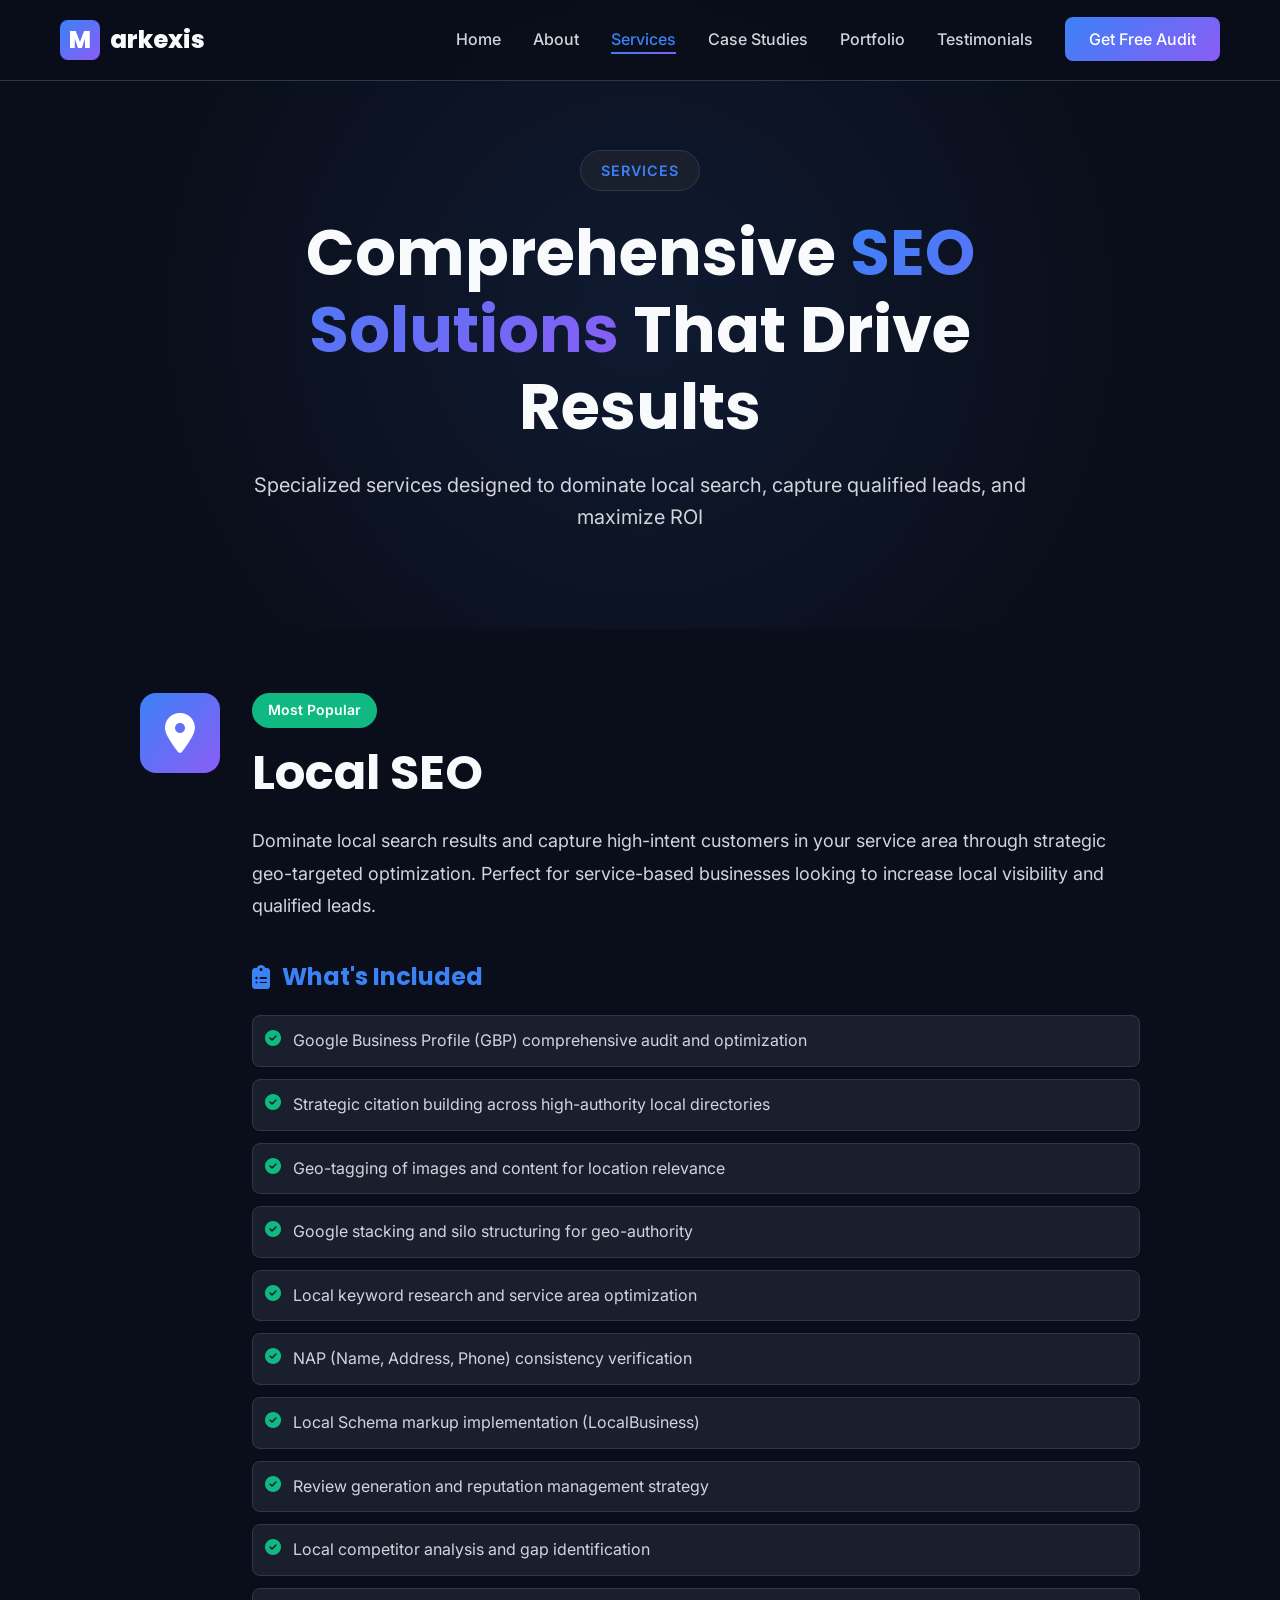
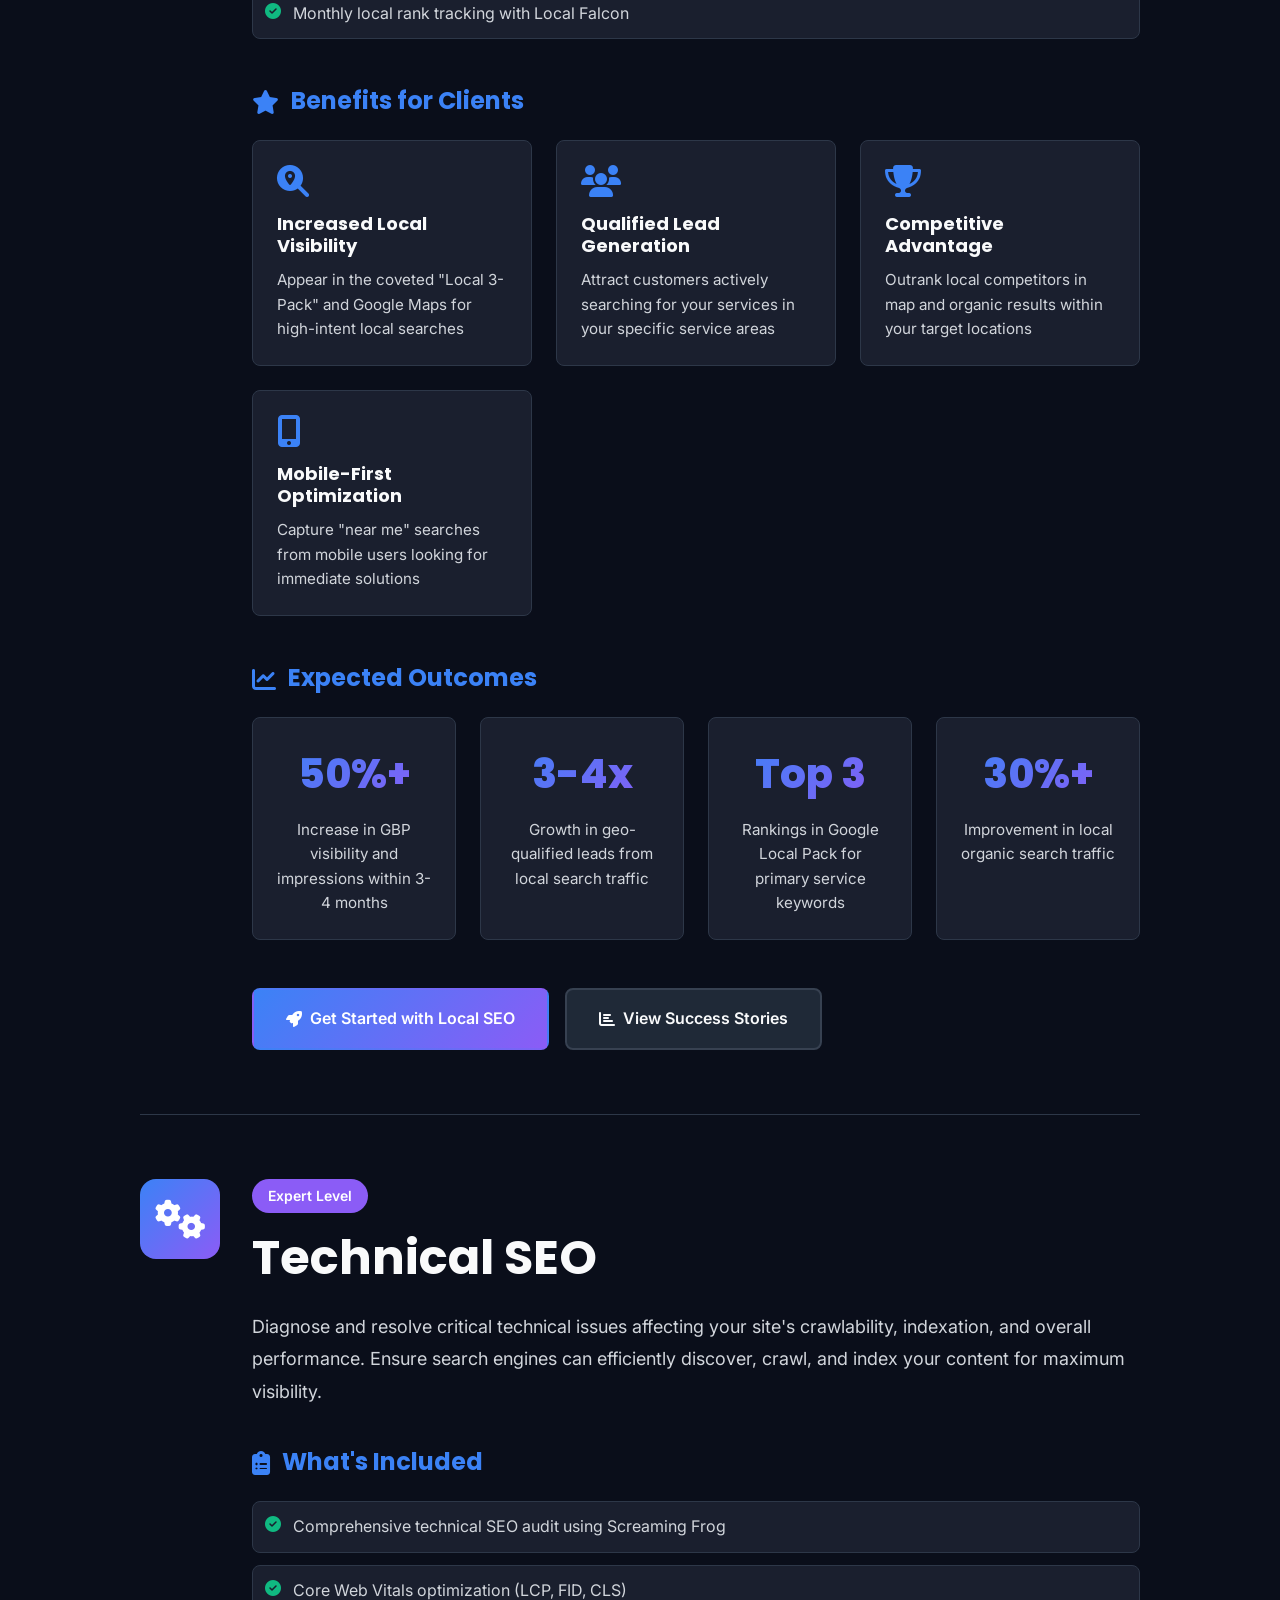
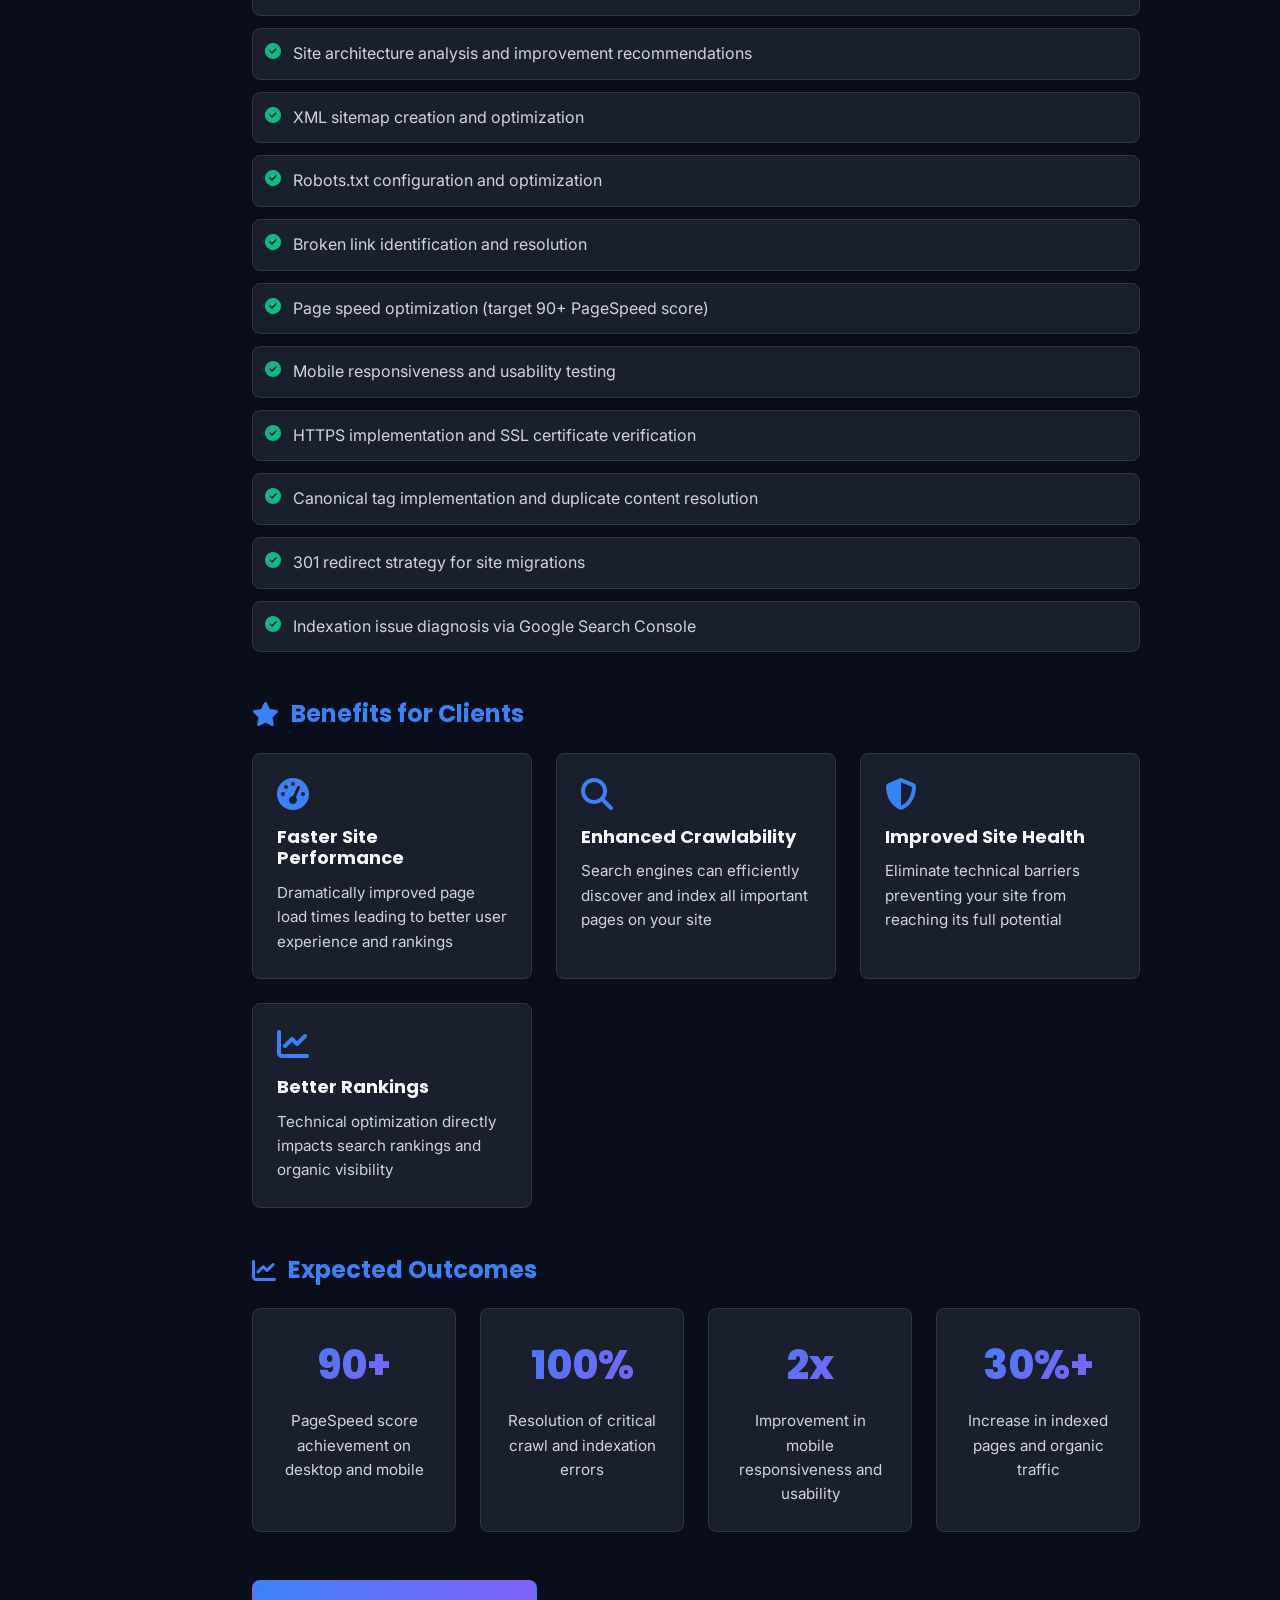
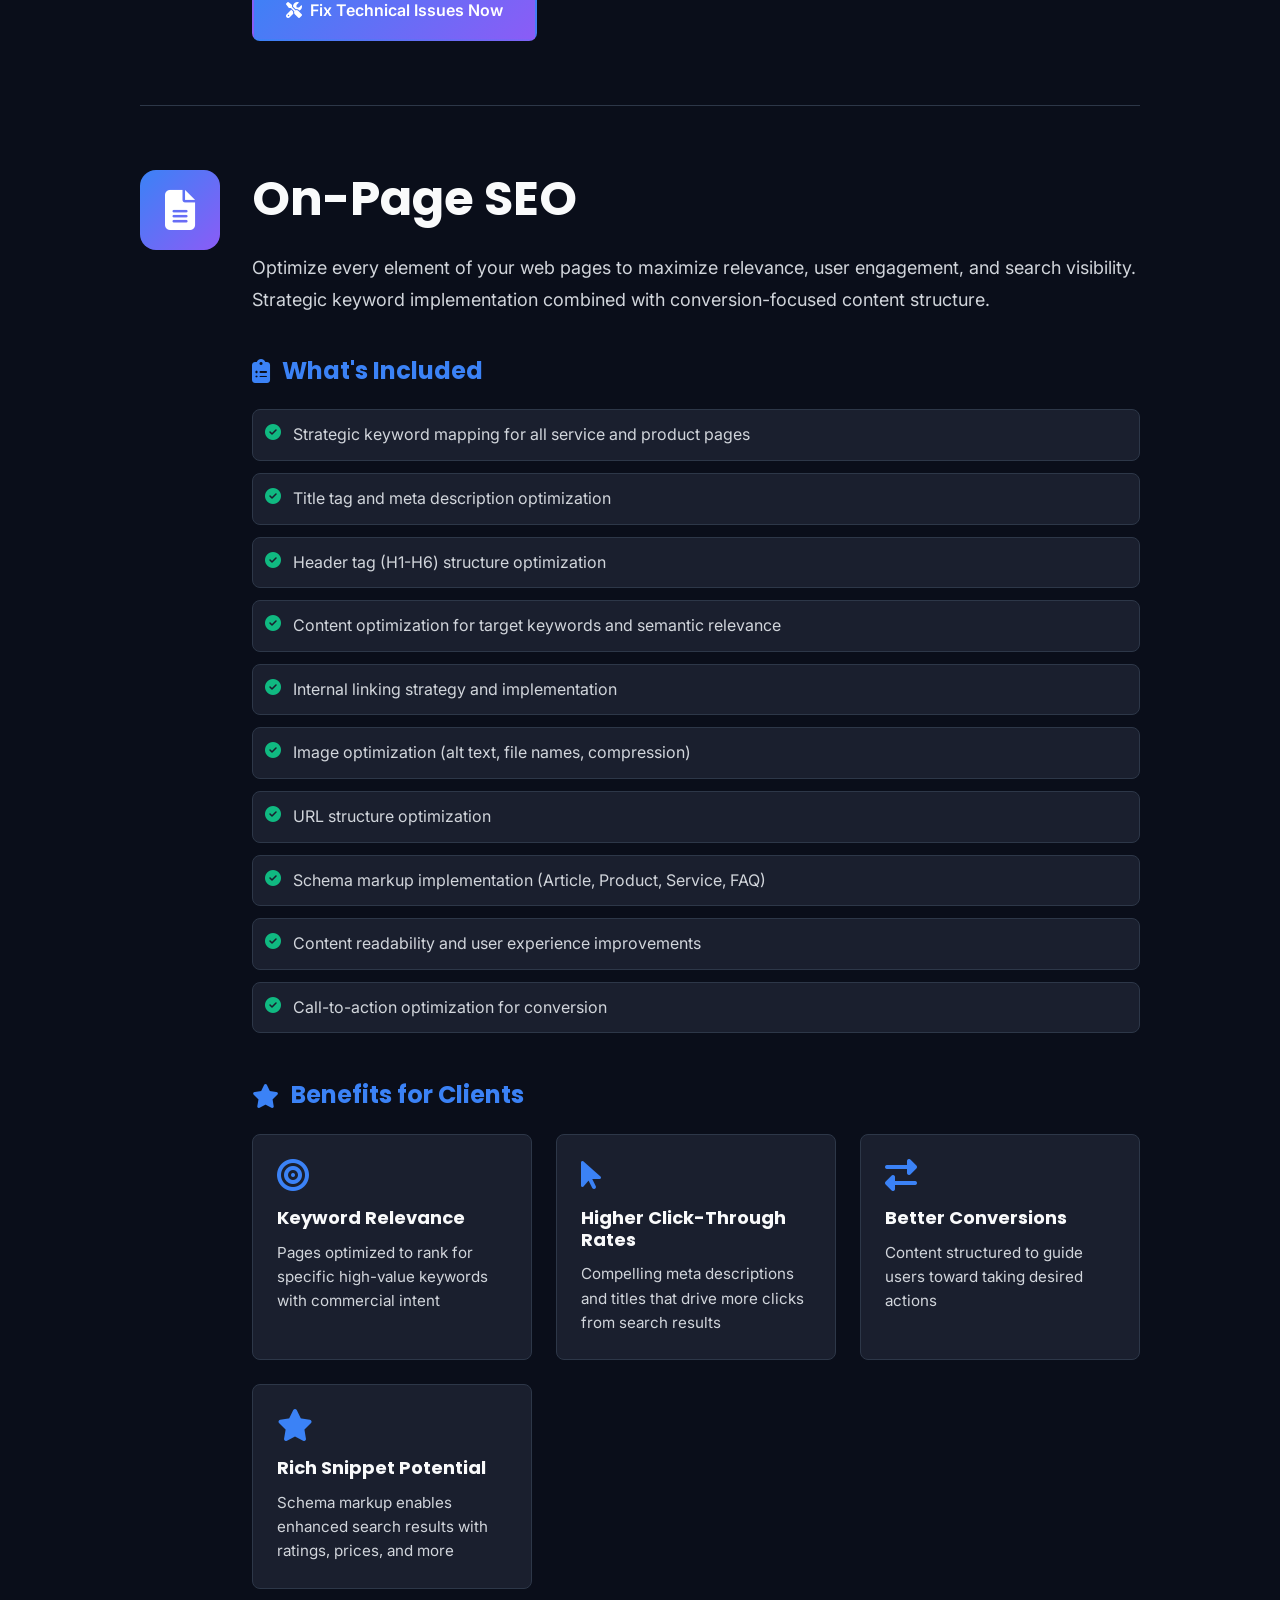
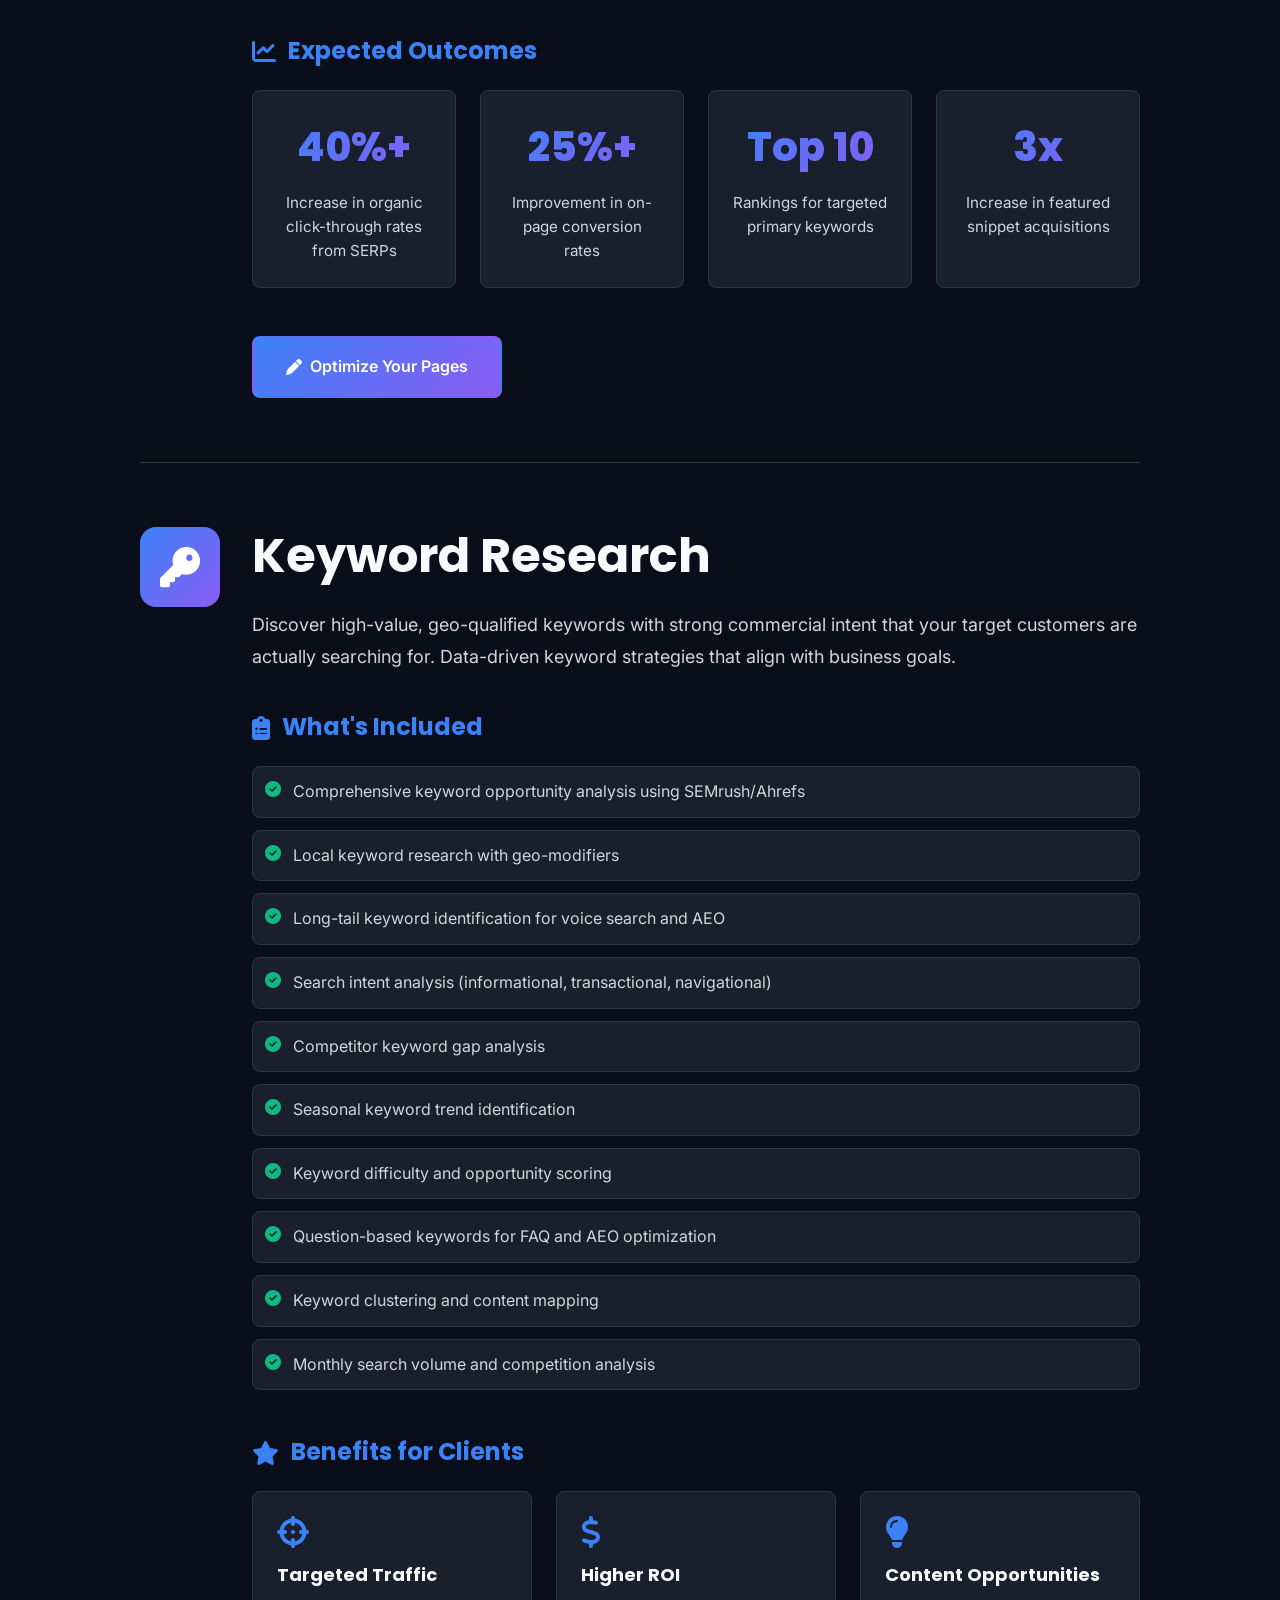
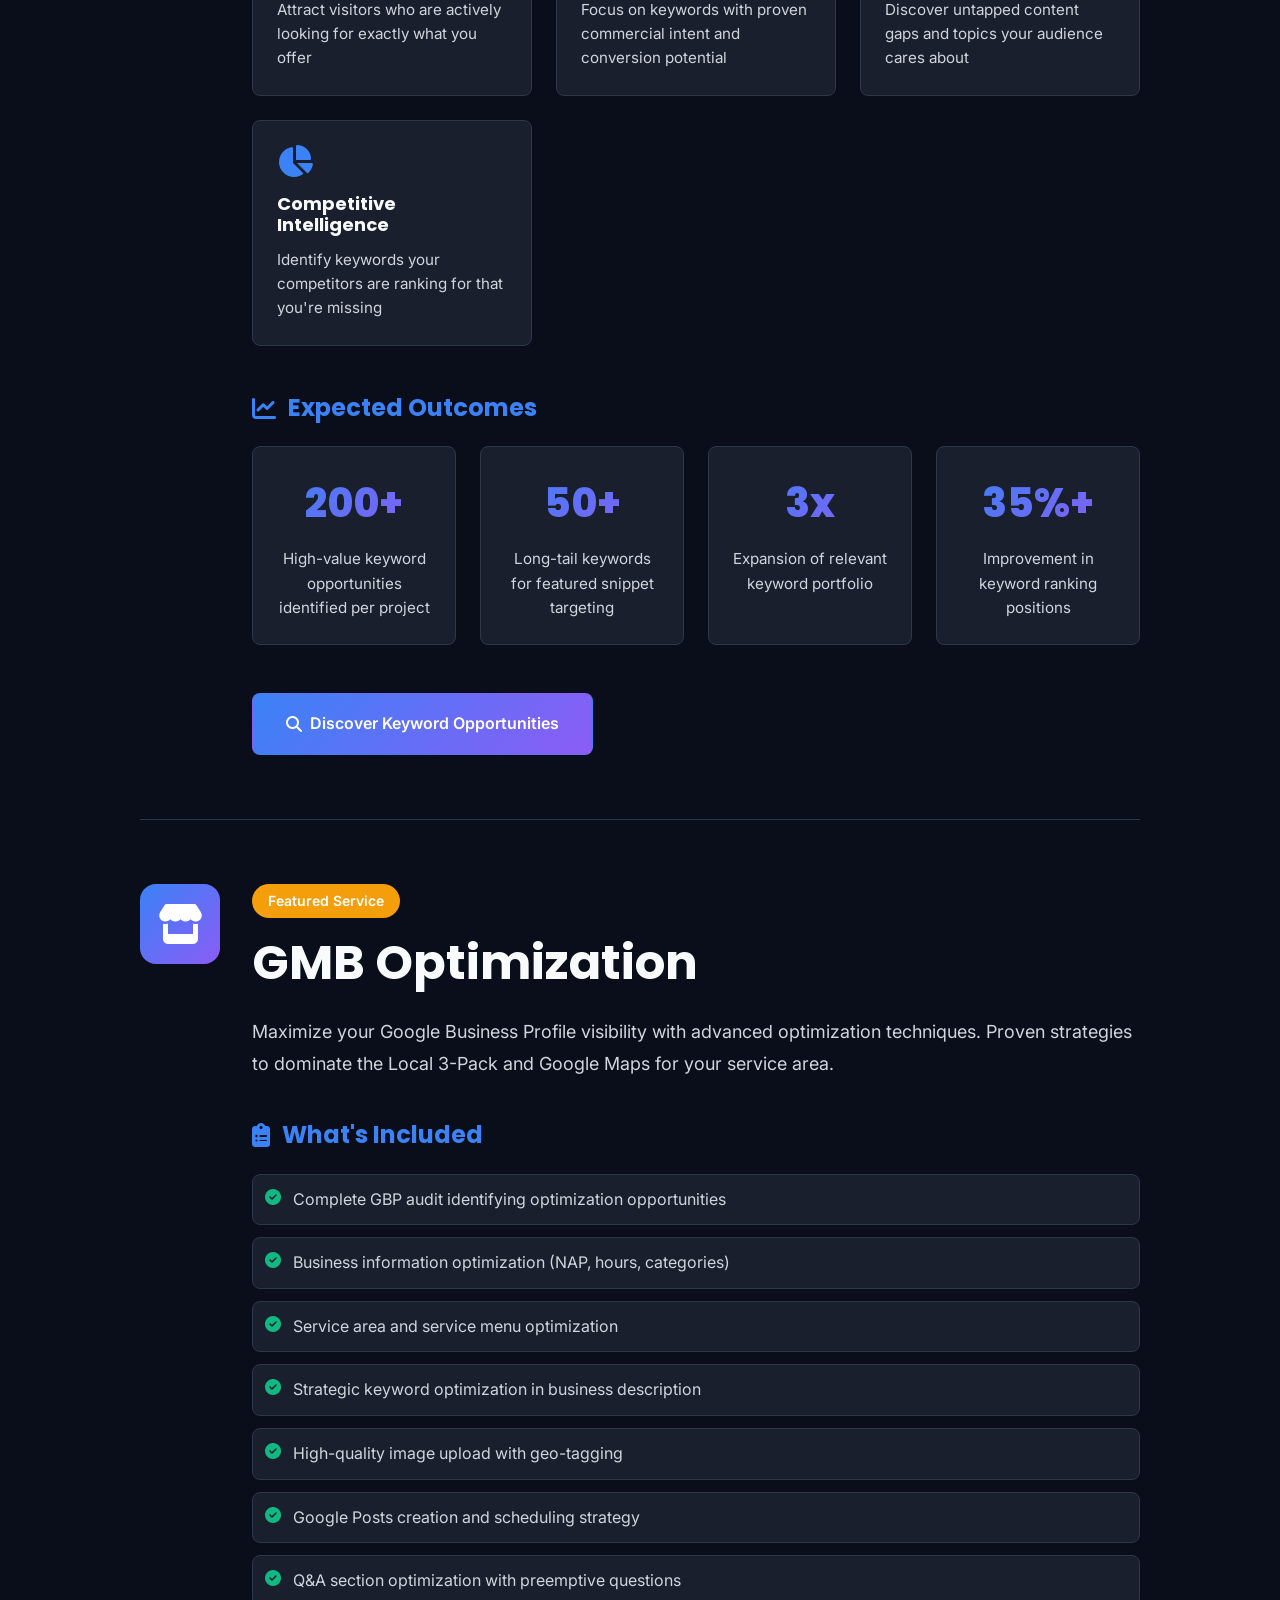
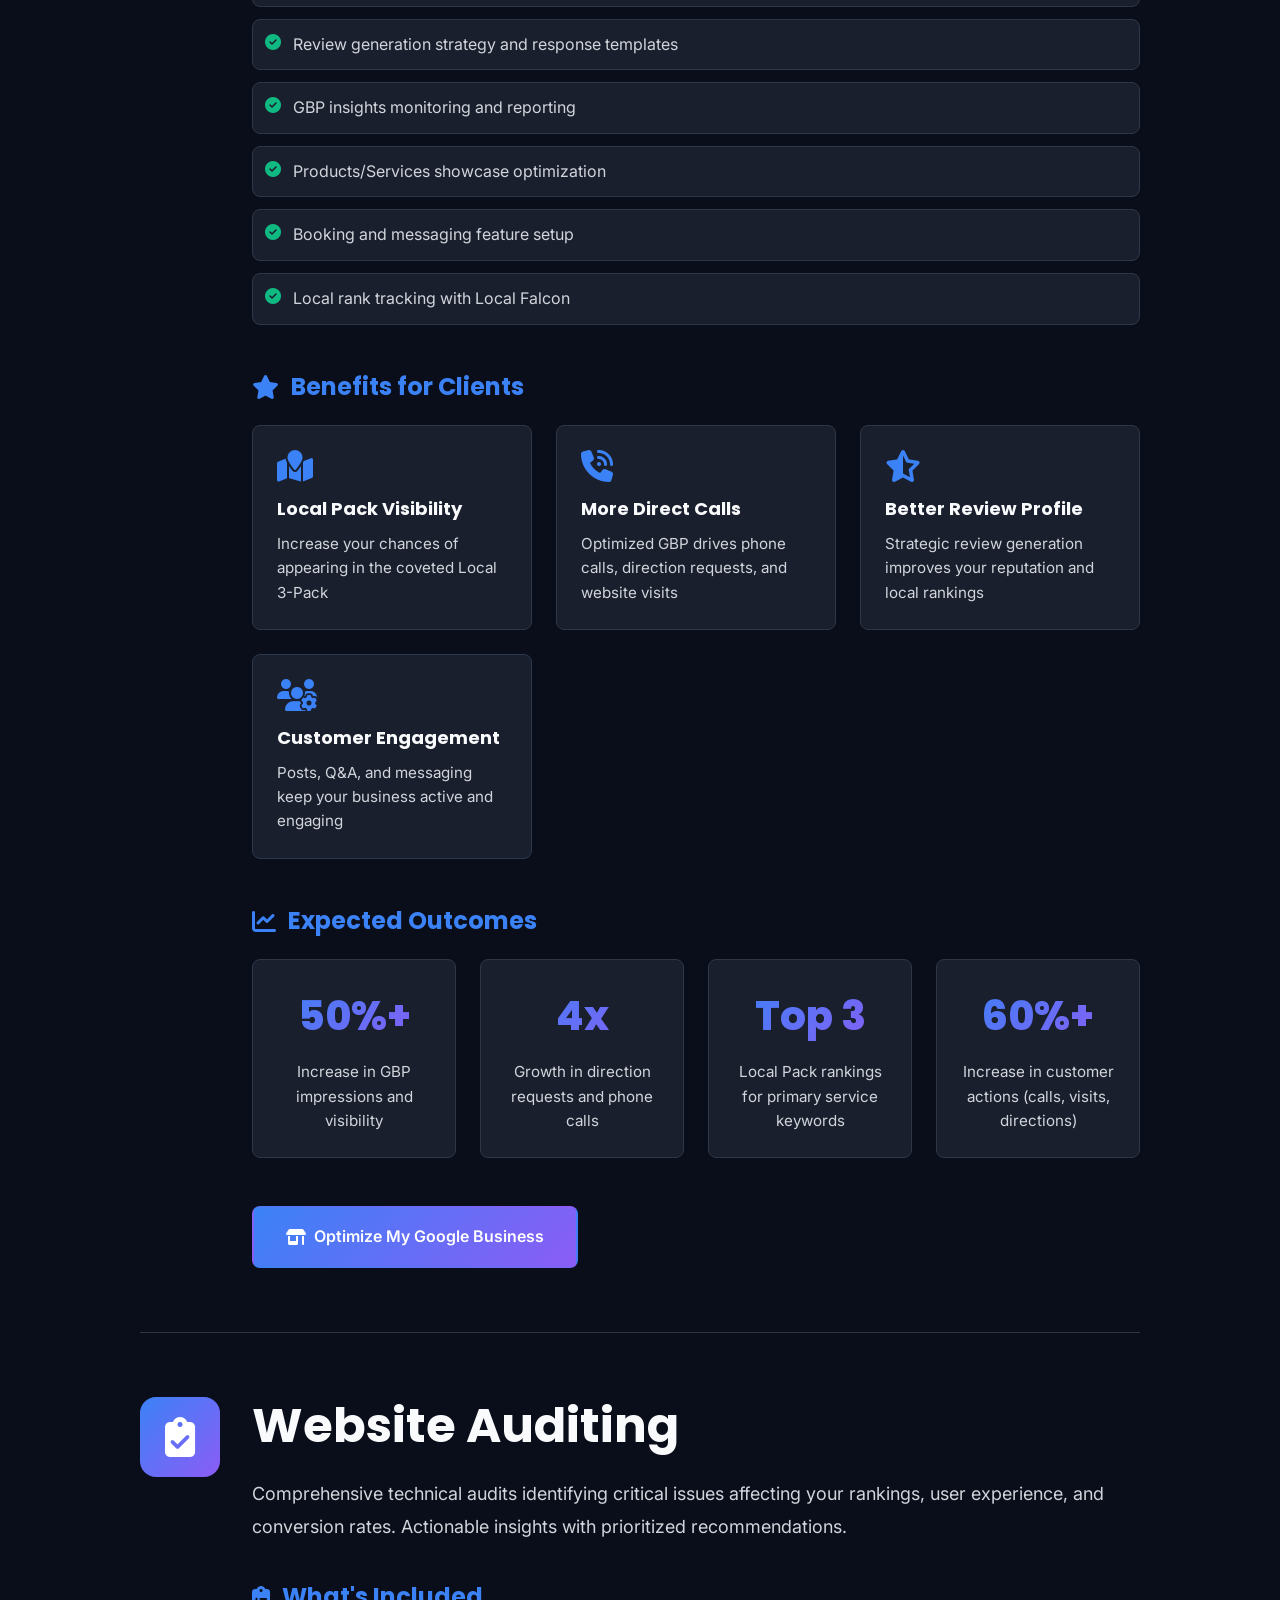
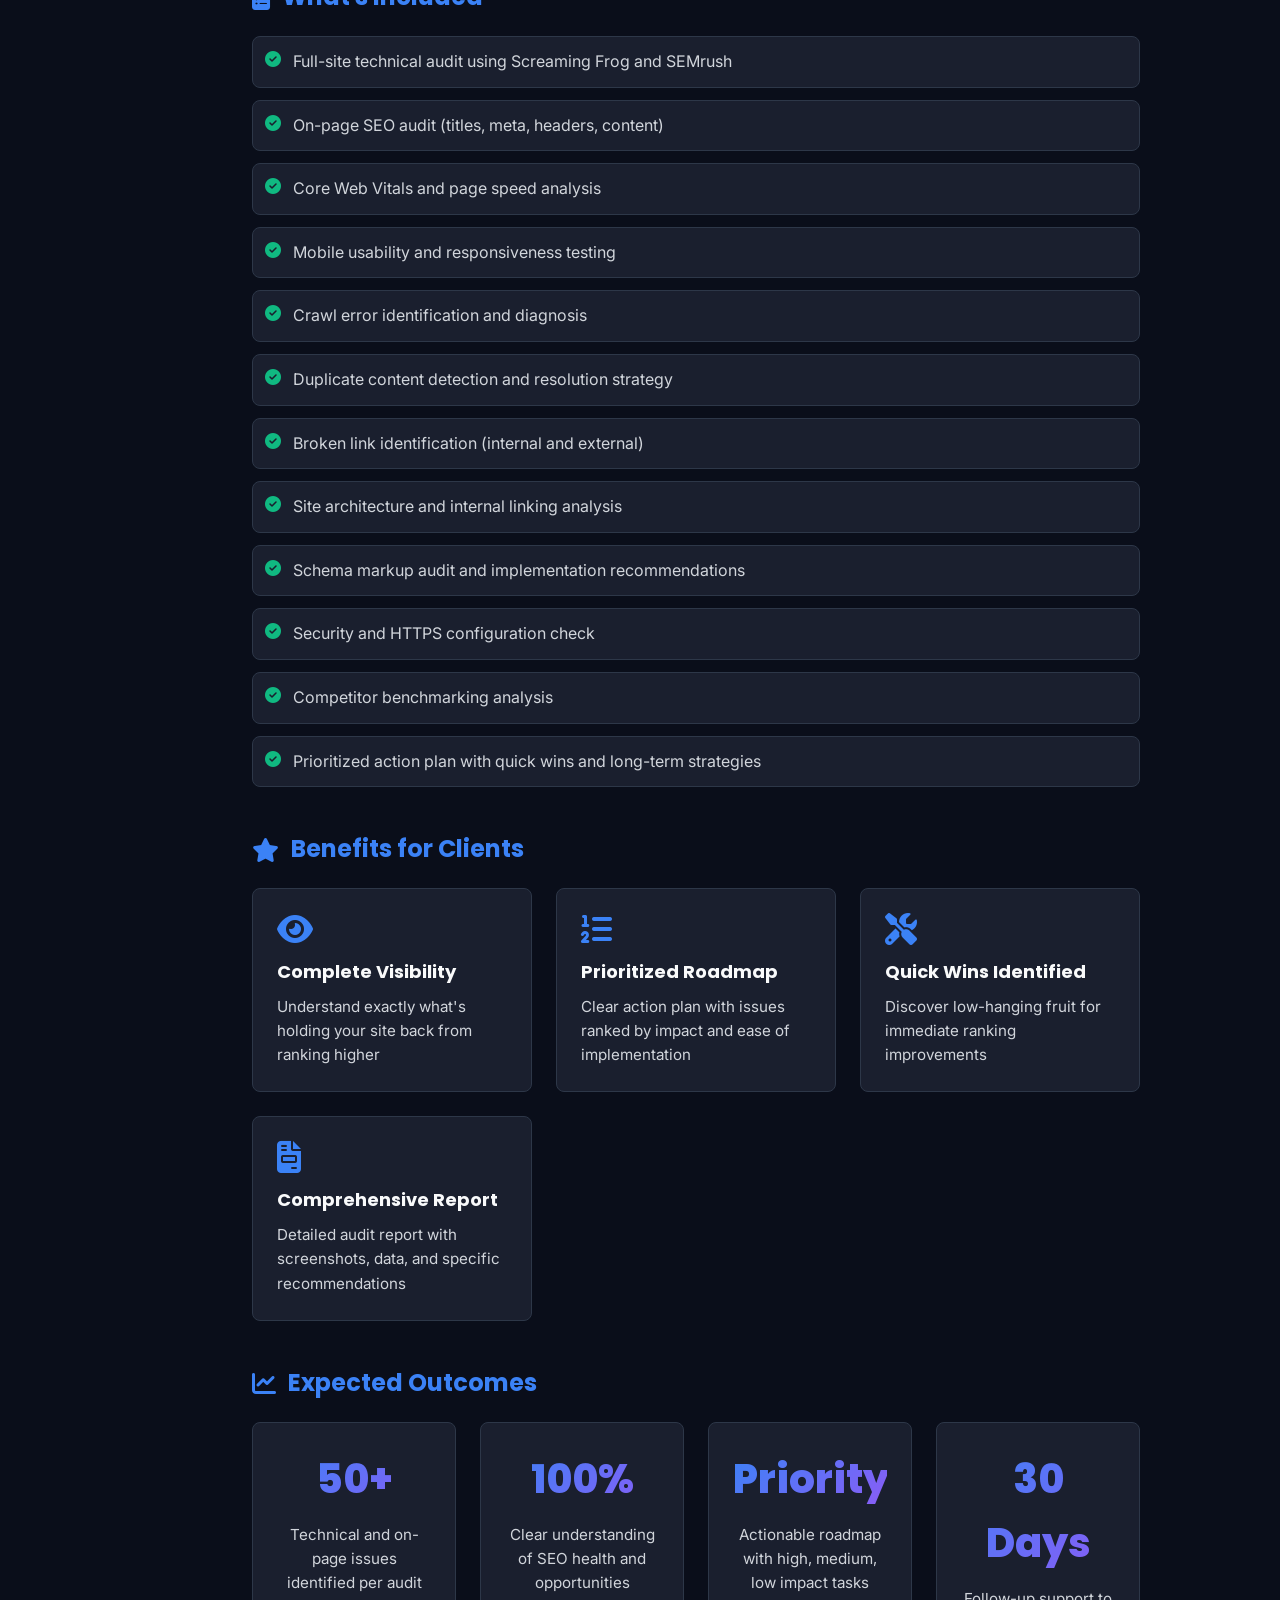
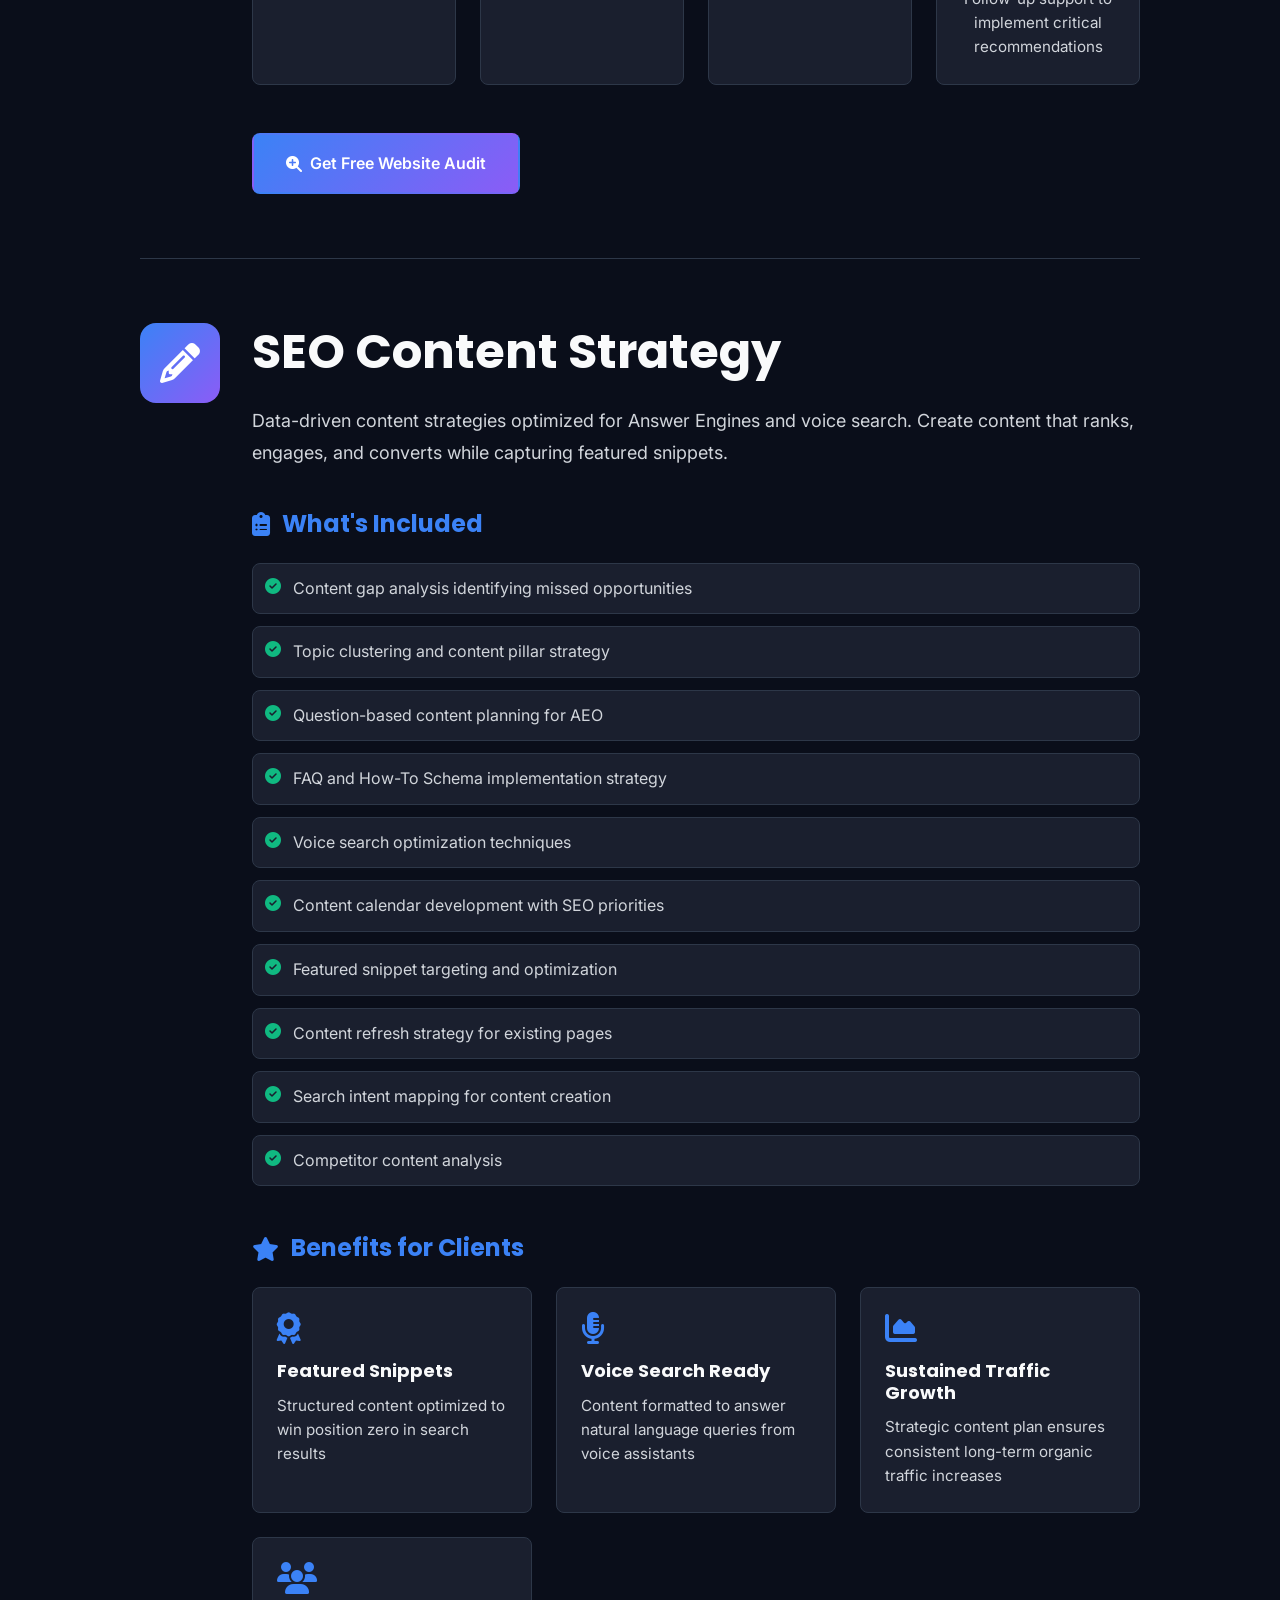
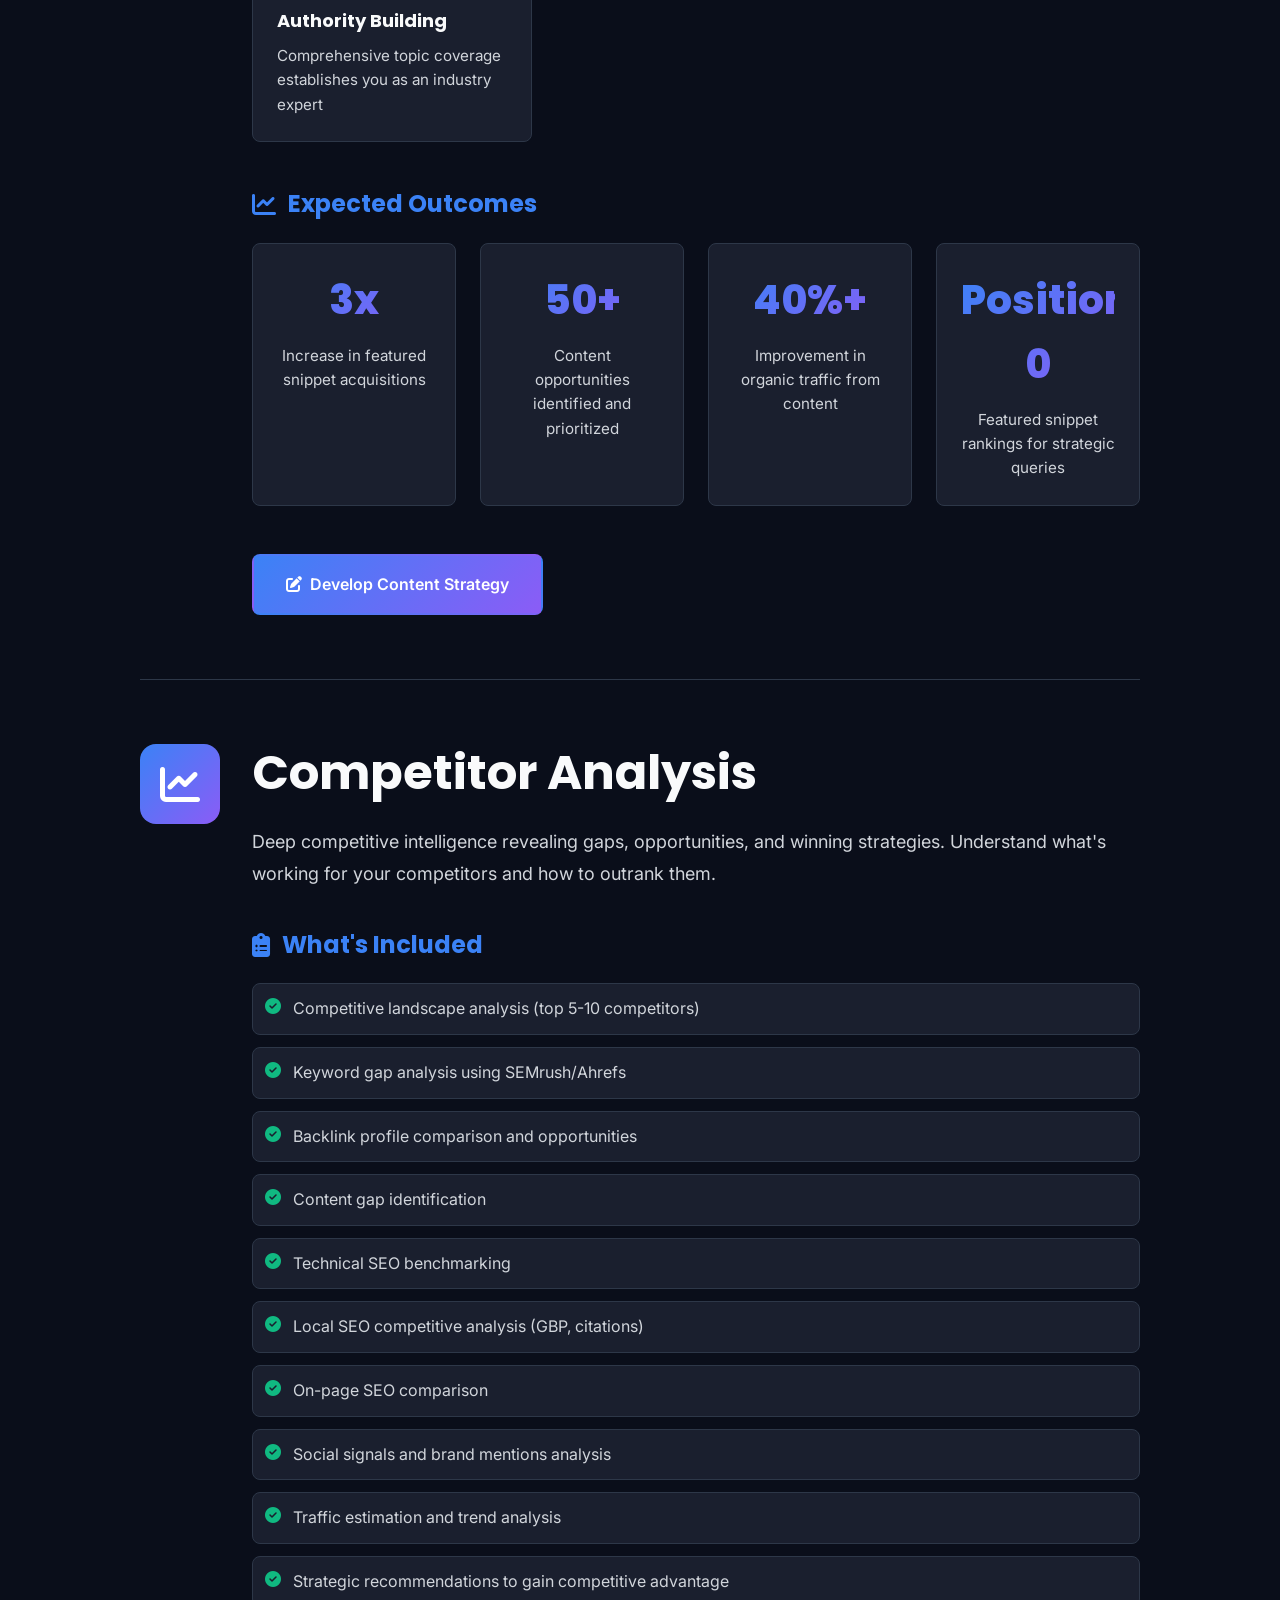
<file: services.html>
<!DOCTYPE html>
<html lang="en">
<head>
    <meta charset="UTF-8">
    <meta name="viewport" content="width=device-width, initial-scale=1.0">
    <meta name="description" content="Professional SEO Services: Local SEO, Technical SEO, GMB Optimization, Website Auditing, and more. Proven strategies that deliver results.">
    <title>SEO Services - Markexis | Comprehensive SEO Solutions</title>
    
    <!-- Google Fonts -->
    <link href="https://fonts.googleapis.com/css2?family=Inter:wght@300;400;500;600;700;800&family=Poppins:wght@600;700;800&display=swap" rel="stylesheet">
    
    <!-- Font Awesome -->
    <link rel="stylesheet" href="https://cdn.jsdelivr.net/npm/@fortawesome/fontawesome-free@6.4.0/css/all.min.css">
    
    <!-- Main Stylesheet -->
    <link rel="stylesheet" href="css/style.css">
</head>
<body>
    <!-- Navigation -->
    <nav class="navbar">
        <div class="container">
            <a href="index.html" class="logo">
                <span class="logo-mark">M</span>
                <span class="logo-text">arkexis</span>
            </a>
            <button class="mobile-menu-toggle" aria-label="Toggle menu">
                <span></span>
                <span></span>
                <span></span>
            </button>
            <ul class="nav-menu">
                <li><a href="index.html">Home</a></li>
                <li><a href="about.html">About</a></li>
                <li><a href="services.html" class="active">Services</a></li>
                <li><a href="case-studies.html">Case Studies</a></li>
                <li><a href="portfolio.html">Portfolio</a></li>
                <li><a href="testimonials.html">Testimonials</a></li>
                <li><a href="contact.html" class="btn-nav">Get Free Audit</a></li>
            </ul>
        </div>
    </nav>

    <!-- Page Header -->
    <section class="page-header">
        <div class="container">
            <div class="page-header-content">
                <span class="page-tag">Services</span>
                <h1 class="page-title">Comprehensive <span class="gradient-text">SEO Solutions</span> That Drive Results</h1>
                <p class="page-description">
                    Specialized services designed to dominate local search, capture qualified leads, and maximize ROI
                </p>
            </div>
        </div>
    </section>

    <!-- Service: Local SEO -->
    <section class="service-detail" id="local-seo">
        <div class="container">
            <div class="service-detail-grid">
                <div class="service-detail-icon">
                    <i class="fas fa-map-marker-alt"></i>
                </div>
                <div class="service-detail-content">
                    <span class="service-badge">Most Popular</span>
                    <h2>Local SEO</h2>
                    <p class="service-intro">
                        Dominate local search results and capture high-intent customers in your service area through 
                        strategic geo-targeted optimization. Perfect for service-based businesses looking to increase 
                        local visibility and qualified leads.
                    </p>

                    <div class="service-section">
                        <h3><i class="fas fa-clipboard-list"></i> What's Included</h3>
                        <ul class="service-includes">
                            <li><i class="fas fa-check-circle"></i> Google Business Profile (GBP) comprehensive audit and optimization</li>
                            <li><i class="fas fa-check-circle"></i> Strategic citation building across high-authority local directories</li>
                            <li><i class="fas fa-check-circle"></i> Geo-tagging of images and content for location relevance</li>
                            <li><i class="fas fa-check-circle"></i> Google stacking and silo structuring for geo-authority</li>
                            <li><i class="fas fa-check-circle"></i> Local keyword research and service area optimization</li>
                            <li><i class="fas fa-check-circle"></i> NAP (Name, Address, Phone) consistency verification</li>
                            <li><i class="fas fa-check-circle"></i> Local Schema markup implementation (LocalBusiness)</li>
                            <li><i class="fas fa-check-circle"></i> Review generation and reputation management strategy</li>
                            <li><i class="fas fa-check-circle"></i> Local competitor analysis and gap identification</li>
                            <li><i class="fas fa-check-circle"></i> Monthly local rank tracking with Local Falcon</li>
                        </ul>
                    </div>

                    <div class="service-section">
                        <h3><i class="fas fa-star"></i> Benefits for Clients</h3>
                        <div class="benefits-grid">
                            <div class="benefit-item">
                                <i class="fas fa-search-location"></i>
                                <h4>Increased Local Visibility</h4>
                                <p>Appear in the coveted "Local 3-Pack" and Google Maps for high-intent local searches</p>
                            </div>
                            <div class="benefit-item">
                                <i class="fas fa-users"></i>
                                <h4>Qualified Lead Generation</h4>
                                <p>Attract customers actively searching for your services in your specific service areas</p>
                            </div>
                            <div class="benefit-item">
                                <i class="fas fa-trophy"></i>
                                <h4>Competitive Advantage</h4>
                                <p>Outrank local competitors in map and organic results within your target locations</p>
                            </div>
                            <div class="benefit-item">
                                <i class="fas fa-mobile-alt"></i>
                                <h4>Mobile-First Optimization</h4>
                                <p>Capture "near me" searches from mobile users looking for immediate solutions</p>
                            </div>
                        </div>
                    </div>

                    <div class="service-section">
                        <h3><i class="fas fa-chart-line"></i> Expected Outcomes</h3>
                        <div class="outcomes-list">
                            <div class="outcome-item">
                                <div class="outcome-metric">50%+</div>
                                <div class="outcome-desc">Increase in GBP visibility and impressions within 3-4 months</div>
                            </div>
                            <div class="outcome-item">
                                <div class="outcome-metric">3-4x</div>
                                <div class="outcome-desc">Growth in geo-qualified leads from local search traffic</div>
                            </div>
                            <div class="outcome-item">
                                <div class="outcome-metric">Top 3</div>
                                <div class="outcome-desc">Rankings in Google Local Pack for primary service keywords</div>
                            </div>
                            <div class="outcome-item">
                                <div class="outcome-metric">30%+</div>
                                <div class="outcome-desc">Improvement in local organic search traffic</div>
                            </div>
                        </div>
                    </div>

                    <div class="service-cta">
                        <a href="contact.html" class="btn btn-primary">
                            <i class="fas fa-rocket"></i>
                            Get Started with Local SEO
                        </a>
                        <a href="case-studies.html" class="btn btn-secondary">
                            <i class="fas fa-chart-bar"></i>
                            View Success Stories
                        </a>
                    </div>
                </div>
            </div>
        </div>
    </section>

    <div class="service-divider"></div>

    <!-- Service: Technical SEO -->
    <section class="service-detail" id="technical-seo">
        <div class="container">
            <div class="service-detail-grid">
                <div class="service-detail-icon">
                    <i class="fas fa-cogs"></i>
                </div>
                <div class="service-detail-content">
                    <span class="service-badge expert">Expert Level</span>
                    <h2>Technical SEO</h2>
                    <p class="service-intro">
                        Diagnose and resolve critical technical issues affecting your site's crawlability, indexation, 
                        and overall performance. Ensure search engines can efficiently discover, crawl, and index your 
                        content for maximum visibility.
                    </p>

                    <div class="service-section">
                        <h3><i class="fas fa-clipboard-list"></i> What's Included</h3>
                        <ul class="service-includes">
                            <li><i class="fas fa-check-circle"></i> Comprehensive technical SEO audit using Screaming Frog</li>
                            <li><i class="fas fa-check-circle"></i> Core Web Vitals optimization (LCP, FID, CLS)</li>
                            <li><i class="fas fa-check-circle"></i> Site architecture analysis and improvement recommendations</li>
                            <li><i class="fas fa-check-circle"></i> XML sitemap creation and optimization</li>
                            <li><i class="fas fa-check-circle"></i> Robots.txt configuration and optimization</li>
                            <li><i class="fas fa-check-circle"></i> Broken link identification and resolution</li>
                            <li><i class="fas fa-check-circle"></i> Page speed optimization (target 90+ PageSpeed score)</li>
                            <li><i class="fas fa-check-circle"></i> Mobile responsiveness and usability testing</li>
                            <li><i class="fas fa-check-circle"></i> HTTPS implementation and SSL certificate verification</li>
                            <li><i class="fas fa-check-circle"></i> Canonical tag implementation and duplicate content resolution</li>
                            <li><i class="fas fa-check-circle"></i> 301 redirect strategy for site migrations</li>
                            <li><i class="fas fa-check-circle"></i> Indexation issue diagnosis via Google Search Console</li>
                        </ul>
                    </div>

                    <div class="service-section">
                        <h3><i class="fas fa-star"></i> Benefits for Clients</h3>
                        <div class="benefits-grid">
                            <div class="benefit-item">
                                <i class="fas fa-tachometer-alt"></i>
                                <h4>Faster Site Performance</h4>
                                <p>Dramatically improved page load times leading to better user experience and rankings</p>
                            </div>
                            <div class="benefit-item">
                                <i class="fas fa-search"></i>
                                <h4>Enhanced Crawlability</h4>
                                <p>Search engines can efficiently discover and index all important pages on your site</p>
                            </div>
                            <div class="benefit-item">
                                <i class="fas fa-shield-alt"></i>
                                <h4>Improved Site Health</h4>
                                <p>Eliminate technical barriers preventing your site from reaching its full potential</p>
                            </div>
                            <div class="benefit-item">
                                <i class="fas fa-chart-line"></i>
                                <h4>Better Rankings</h4>
                                <p>Technical optimization directly impacts search rankings and organic visibility</p>
                            </div>
                        </div>
                    </div>

                    <div class="service-section">
                        <h3><i class="fas fa-chart-line"></i> Expected Outcomes</h3>
                        <div class="outcomes-list">
                            <div class="outcome-item">
                                <div class="outcome-metric">90+</div>
                                <div class="outcome-desc">PageSpeed score achievement on desktop and mobile</div>
                            </div>
                            <div class="outcome-item">
                                <div class="outcome-metric">100%</div>
                                <div class="outcome-desc">Resolution of critical crawl and indexation errors</div>
                            </div>
                            <div class="outcome-item">
                                <div class="outcome-metric">2x</div>
                                <div class="outcome-desc">Improvement in mobile responsiveness and usability</div>
                            </div>
                            <div class="outcome-item">
                                <div class="outcome-metric">30%+</div>
                                <div class="outcome-desc">Increase in indexed pages and organic traffic</div>
                            </div>
                        </div>
                    </div>

                    <div class="service-cta">
                        <a href="contact.html" class="btn btn-primary">
                            <i class="fas fa-tools"></i>
                            Fix Technical Issues Now
                        </a>
                    </div>
                </div>
            </div>
        </div>
    </section>

    <div class="service-divider"></div>

    <!-- Service: On-Page SEO -->
    <section class="service-detail" id="onpage-seo">
        <div class="container">
            <div class="service-detail-grid">
                <div class="service-detail-icon">
                    <i class="fas fa-file-alt"></i>
                </div>
                <div class="service-detail-content">
                    <h2>On-Page SEO</h2>
                    <p class="service-intro">
                        Optimize every element of your web pages to maximize relevance, user engagement, and search 
                        visibility. Strategic keyword implementation combined with conversion-focused content structure.
                    </p>

                    <div class="service-section">
                        <h3><i class="fas fa-clipboard-list"></i> What's Included</h3>
                        <ul class="service-includes">
                            <li><i class="fas fa-check-circle"></i> Strategic keyword mapping for all service and product pages</li>
                            <li><i class="fas fa-check-circle"></i> Title tag and meta description optimization</li>
                            <li><i class="fas fa-check-circle"></i> Header tag (H1-H6) structure optimization</li>
                            <li><i class="fas fa-check-circle"></i> Content optimization for target keywords and semantic relevance</li>
                            <li><i class="fas fa-check-circle"></i> Internal linking strategy and implementation</li>
                            <li><i class="fas fa-check-circle"></i> Image optimization (alt text, file names, compression)</li>
                            <li><i class="fas fa-check-circle"></i> URL structure optimization</li>
                            <li><i class="fas fa-check-circle"></i> Schema markup implementation (Article, Product, Service, FAQ)</li>
                            <li><i class="fas fa-check-circle"></i> Content readability and user experience improvements</li>
                            <li><i class="fas fa-check-circle"></i> Call-to-action optimization for conversion</li>
                        </ul>
                    </div>

                    <div class="service-section">
                        <h3><i class="fas fa-star"></i> Benefits for Clients</h3>
                        <div class="benefits-grid">
                            <div class="benefit-item">
                                <i class="fas fa-bullseye"></i>
                                <h4>Keyword Relevance</h4>
                                <p>Pages optimized to rank for specific high-value keywords with commercial intent</p>
                            </div>
                            <div class="benefit-item">
                                <i class="fas fa-mouse-pointer"></i>
                                <h4>Higher Click-Through Rates</h4>
                                <p>Compelling meta descriptions and titles that drive more clicks from search results</p>
                            </div>
                            <div class="benefit-item">
                                <i class="fas fa-exchange-alt"></i>
                                <h4>Better Conversions</h4>
                                <p>Content structured to guide users toward taking desired actions</p>
                            </div>
                            <div class="benefit-item">
                                <i class="fas fa-star"></i>
                                <h4>Rich Snippet Potential</h4>
                                <p>Schema markup enables enhanced search results with ratings, prices, and more</p>
                            </div>
                        </div>
                    </div>

                    <div class="service-section">
                        <h3><i class="fas fa-chart-line"></i> Expected Outcomes</h3>
                        <div class="outcomes-list">
                            <div class="outcome-item">
                                <div class="outcome-metric">40%+</div>
                                <div class="outcome-desc">Increase in organic click-through rates from SERPs</div>
                            </div>
                            <div class="outcome-item">
                                <div class="outcome-metric">25%+</div>
                                <div class="outcome-desc">Improvement in on-page conversion rates</div>
                            </div>
                            <div class="outcome-item">
                                <div class="outcome-metric">Top 10</div>
                                <div class="outcome-desc">Rankings for targeted primary keywords</div>
                            </div>
                            <div class="outcome-item">
                                <div class="outcome-metric">3x</div>
                                <div class="outcome-desc">Increase in featured snippet acquisitions</div>
                            </div>
                        </div>
                    </div>

                    <div class="service-cta">
                        <a href="contact.html" class="btn btn-primary">
                            <i class="fas fa-pen"></i>
                            Optimize Your Pages
                        </a>
                    </div>
                </div>
            </div>
        </div>
    </section>

    <div class="service-divider"></div>

    <!-- Service: Keyword Research -->
    <section class="service-detail" id="keyword-research">
        <div class="container">
            <div class="service-detail-grid">
                <div class="service-detail-icon">
                    <i class="fas fa-key"></i>
                </div>
                <div class="service-detail-content">
                    <h2>Keyword Research</h2>
                    <p class="service-intro">
                        Discover high-value, geo-qualified keywords with strong commercial intent that your target 
                        customers are actually searching for. Data-driven keyword strategies that align with business goals.
                    </p>

                    <div class="service-section">
                        <h3><i class="fas fa-clipboard-list"></i> What's Included</h3>
                        <ul class="service-includes">
                            <li><i class="fas fa-check-circle"></i> Comprehensive keyword opportunity analysis using SEMrush/Ahrefs</li>
                            <li><i class="fas fa-check-circle"></i> Local keyword research with geo-modifiers</li>
                            <li><i class="fas fa-check-circle"></i> Long-tail keyword identification for voice search and AEO</li>
                            <li><i class="fas fa-check-circle"></i> Search intent analysis (informational, transactional, navigational)</li>
                            <li><i class="fas fa-check-circle"></i> Competitor keyword gap analysis</li>
                            <li><i class="fas fa-check-circle"></i> Seasonal keyword trend identification</li>
                            <li><i class="fas fa-check-circle"></i> Keyword difficulty and opportunity scoring</li>
                            <li><i class="fas fa-check-circle"></i> Question-based keywords for FAQ and AEO optimization</li>
                            <li><i class="fas fa-check-circle"></i> Keyword clustering and content mapping</li>
                            <li><i class="fas fa-check-circle"></i> Monthly search volume and competition analysis</li>
                        </ul>
                    </div>

                    <div class="service-section">
                        <h3><i class="fas fa-star"></i> Benefits for Clients</h3>
                        <div class="benefits-grid">
                            <div class="benefit-item">
                                <i class="fas fa-crosshairs"></i>
                                <h4>Targeted Traffic</h4>
                                <p>Attract visitors who are actively looking for exactly what you offer</p>
                            </div>
                            <div class="benefit-item">
                                <i class="fas fa-dollar-sign"></i>
                                <h4>Higher ROI</h4>
                                <p>Focus on keywords with proven commercial intent and conversion potential</p>
                            </div>
                            <div class="benefit-item">
                                <i class="fas fa-lightbulb"></i>
                                <h4>Content Opportunities</h4>
                                <p>Discover untapped content gaps and topics your audience cares about</p>
                            </div>
                            <div class="benefit-item">
                                <i class="fas fa-chart-pie"></i>
                                <h4>Competitive Intelligence</h4>
                                <p>Identify keywords your competitors are ranking for that you're missing</p>
                            </div>
                        </div>
                    </div>

                    <div class="service-section">
                        <h3><i class="fas fa-chart-line"></i> Expected Outcomes</h3>
                        <div class="outcomes-list">
                            <div class="outcome-item">
                                <div class="outcome-metric">200+</div>
                                <div class="outcome-desc">High-value keyword opportunities identified per project</div>
                            </div>
                            <div class="outcome-item">
                                <div class="outcome-metric">50+</div>
                                <div class="outcome-desc">Long-tail keywords for featured snippet targeting</div>
                            </div>
                            <div class="outcome-item">
                                <div class="outcome-metric">3x</div>
                                <div class="outcome-desc">Expansion of relevant keyword portfolio</div>
                            </div>
                            <div class="outcome-item">
                                <div class="outcome-metric">35%+</div>
                                <div class="outcome-desc">Improvement in keyword ranking positions</div>
                            </div>
                        </div>
                    </div>

                    <div class="service-cta">
                        <a href="contact.html" class="btn btn-primary">
                            <i class="fas fa-search"></i>
                            Discover Keyword Opportunities
                        </a>
                    </div>
                </div>
            </div>
        </div>
    </section>

    <div class="service-divider"></div>

    <!-- Service: GMB Optimization -->
    <section class="service-detail" id="gmb-optimization">
        <div class="container">
            <div class="service-detail-grid">
                <div class="service-detail-icon">
                    <i class="fas fa-store"></i>
                </div>
                <div class="service-detail-content">
                    <span class="service-badge featured">Featured Service</span>
                    <h2>GMB Optimization</h2>
                    <p class="service-intro">
                        Maximize your Google Business Profile visibility with advanced optimization techniques. 
                        Proven strategies to dominate the Local 3-Pack and Google Maps for your service area.
                    </p>

                    <div class="service-section">
                        <h3><i class="fas fa-clipboard-list"></i> What's Included</h3>
                        <ul class="service-includes">
                            <li><i class="fas fa-check-circle"></i> Complete GBP audit identifying optimization opportunities</li>
                            <li><i class="fas fa-check-circle"></i> Business information optimization (NAP, hours, categories)</li>
                            <li><i class="fas fa-check-circle"></i> Service area and service menu optimization</li>
                            <li><i class="fas fa-check-circle"></i> Strategic keyword optimization in business description</li>
                            <li><i class="fas fa-check-circle"></i> High-quality image upload with geo-tagging</li>
                            <li><i class="fas fa-check-circle"></i> Google Posts creation and scheduling strategy</li>
                            <li><i class="fas fa-check-circle"></i> Q&A section optimization with preemptive questions</li>
                            <li><i class="fas fa-check-circle"></i> Review generation strategy and response templates</li>
                            <li><i class="fas fa-check-circle"></i> GBP insights monitoring and reporting</li>
                            <li><i class="fas fa-check-circle"></i> Products/Services showcase optimization</li>
                            <li><i class="fas fa-check-circle"></i> Booking and messaging feature setup</li>
                            <li><i class="fas fa-check-circle"></i> Local rank tracking with Local Falcon</li>
                        </ul>
                    </div>

                    <div class="service-section">
                        <h3><i class="fas fa-star"></i> Benefits for Clients</h3>
                        <div class="benefits-grid">
                            <div class="benefit-item">
                                <i class="fas fa-map-marked"></i>
                                <h4>Local Pack Visibility</h4>
                                <p>Increase your chances of appearing in the coveted Local 3-Pack</p>
                            </div>
                            <div class="benefit-item">
                                <i class="fas fa-phone-volume"></i>
                                <h4>More Direct Calls</h4>
                                <p>Optimized GBP drives phone calls, direction requests, and website visits</p>
                            </div>
                            <div class="benefit-item">
                                <i class="fas fa-star-half-alt"></i>
                                <h4>Better Review Profile</h4>
                                <p>Strategic review generation improves your reputation and local rankings</p>
                            </div>
                            <div class="benefit-item">
                                <i class="fas fa-users-cog"></i>
                                <h4>Customer Engagement</h4>
                                <p>Posts, Q&A, and messaging keep your business active and engaging</p>
                            </div>
                        </div>
                    </div>

                    <div class="service-section">
                        <h3><i class="fas fa-chart-line"></i> Expected Outcomes</h3>
                        <div class="outcomes-list">
                            <div class="outcome-item">
                                <div class="outcome-metric">50%+</div>
                                <div class="outcome-desc">Increase in GBP impressions and visibility</div>
                            </div>
                            <div class="outcome-item">
                                <div class="outcome-metric">4x</div>
                                <div class="outcome-desc">Growth in direction requests and phone calls</div>
                            </div>
                            <div class="outcome-item">
                                <div class="outcome-metric">Top 3</div>
                                <div class="outcome-desc">Local Pack rankings for primary service keywords</div>
                            </div>
                            <div class="outcome-item">
                                <div class="outcome-metric">60%+</div>
                                <div class="outcome-desc">Increase in customer actions (calls, visits, directions)</div>
                            </div>
                        </div>
                    </div>

                    <div class="service-cta">
                        <a href="contact.html" class="btn btn-primary">
                            <i class="fas fa-store-alt"></i>
                            Optimize My Google Business
                        </a>
                    </div>
                </div>
            </div>
        </div>
    </section>

    <div class="service-divider"></div>

    <!-- Service: Website Auditing -->
    <section class="service-detail" id="website-auditing">
        <div class="container">
            <div class="service-detail-grid">
                <div class="service-detail-icon">
                    <i class="fas fa-clipboard-check"></i>
                </div>
                <div class="service-detail-content">
                    <h2>Website Auditing</h2>
                    <p class="service-intro">
                        Comprehensive technical audits identifying critical issues affecting your rankings, user experience, 
                        and conversion rates. Actionable insights with prioritized recommendations.
                    </p>

                    <div class="service-section">
                        <h3><i class="fas fa-clipboard-list"></i> What's Included</h3>
                        <ul class="service-includes">
                            <li><i class="fas fa-check-circle"></i> Full-site technical audit using Screaming Frog and SEMrush</li>
                            <li><i class="fas fa-check-circle"></i> On-page SEO audit (titles, meta, headers, content)</li>
                            <li><i class="fas fa-check-circle"></i> Core Web Vitals and page speed analysis</li>
                            <li><i class="fas fa-check-circle"></i> Mobile usability and responsiveness testing</li>
                            <li><i class="fas fa-check-circle"></i> Crawl error identification and diagnosis</li>
                            <li><i class="fas fa-check-circle"></i> Duplicate content detection and resolution strategy</li>
                            <li><i class="fas fa-check-circle"></i> Broken link identification (internal and external)</li>
                            <li><i class="fas fa-check-circle"></i> Site architecture and internal linking analysis</li>
                            <li><i class="fas fa-check-circle"></i> Schema markup audit and implementation recommendations</li>
                            <li><i class="fas fa-check-circle"></i> Security and HTTPS configuration check</li>
                            <li><i class="fas fa-check-circle"></i> Competitor benchmarking analysis</li>
                            <li><i class="fas fa-check-circle"></i> Prioritized action plan with quick wins and long-term strategies</li>
                        </ul>
                    </div>

                    <div class="service-section">
                        <h3><i class="fas fa-star"></i> Benefits for Clients</h3>
                        <div class="benefits-grid">
                            <div class="benefit-item">
                                <i class="fas fa-eye"></i>
                                <h4>Complete Visibility</h4>
                                <p>Understand exactly what's holding your site back from ranking higher</p>
                            </div>
                            <div class="benefit-item">
                                <i class="fas fa-list-ol"></i>
                                <h4>Prioritized Roadmap</h4>
                                <p>Clear action plan with issues ranked by impact and ease of implementation</p>
                            </div>
                            <div class="benefit-item">
                                <i class="fas fa-tools"></i>
                                <h4>Quick Wins Identified</h4>
                                <p>Discover low-hanging fruit for immediate ranking improvements</p>
                            </div>
                            <div class="benefit-item">
                                <i class="fas fa-file-invoice"></i>
                                <h4>Comprehensive Report</h4>
                                <p>Detailed audit report with screenshots, data, and specific recommendations</p>
                            </div>
                        </div>
                    </div>

                    <div class="service-section">
                        <h3><i class="fas fa-chart-line"></i> Expected Outcomes</h3>
                        <div class="outcomes-list">
                            <div class="outcome-item">
                                <div class="outcome-metric">50+</div>
                                <div class="outcome-desc">Technical and on-page issues identified per audit</div>
                            </div>
                            <div class="outcome-item">
                                <div class="outcome-metric">100%</div>
                                <div class="outcome-desc">Clear understanding of SEO health and opportunities</div>
                            </div>
                            <div class="outcome-item">
                                <div class="outcome-metric">Priority</div>
                                <div class="outcome-desc">Actionable roadmap with high, medium, low impact tasks</div>
                            </div>
                            <div class="outcome-item">
                                <div class="outcome-metric">30 Days</div>
                                <div class="outcome-desc">Follow-up support to implement critical recommendations</div>
                            </div>
                        </div>
                    </div>

                    <div class="service-cta">
                        <a href="contact.html" class="btn btn-primary">
                            <i class="fas fa-search-plus"></i>
                            Get Free Website Audit
                        </a>
                    </div>
                </div>
            </div>
        </div>
    </section>

    <div class="service-divider"></div>

    <!-- Service: SEO Content Strategy -->
    <section class="service-detail" id="content-strategy">
        <div class="container">
            <div class="service-detail-grid">
                <div class="service-detail-icon">
                    <i class="fas fa-pencil-alt"></i>
                </div>
                <div class="service-detail-content">
                    <h2>SEO Content Strategy</h2>
                    <p class="service-intro">
                        Data-driven content strategies optimized for Answer Engines and voice search. Create content 
                        that ranks, engages, and converts while capturing featured snippets.
                    </p>

                    <div class="service-section">
                        <h3><i class="fas fa-clipboard-list"></i> What's Included</h3>
                        <ul class="service-includes">
                            <li><i class="fas fa-check-circle"></i> Content gap analysis identifying missed opportunities</li>
                            <li><i class="fas fa-check-circle"></i> Topic clustering and content pillar strategy</li>
                            <li><i class="fas fa-check-circle"></i> Question-based content planning for AEO</li>
                            <li><i class="fas fa-check-circle"></i> FAQ and How-To Schema implementation strategy</li>
                            <li><i class="fas fa-check-circle"></i> Voice search optimization techniques</li>
                            <li><i class="fas fa-check-circle"></i> Content calendar development with SEO priorities</li>
                            <li><i class="fas fa-check-circle"></i> Featured snippet targeting and optimization</li>
                            <li><i class="fas fa-check-circle"></i> Content refresh strategy for existing pages</li>
                            <li><i class="fas fa-check-circle"></i> Search intent mapping for content creation</li>
                            <li><i class="fas fa-check-circle"></i> Competitor content analysis</li>
                        </ul>
                    </div>

                    <div class="service-section">
                        <h3><i class="fas fa-star"></i> Benefits for Clients</h3>
                        <div class="benefits-grid">
                            <div class="benefit-item">
                                <i class="fas fa-award"></i>
                                <h4>Featured Snippets</h4>
                                <p>Structured content optimized to win position zero in search results</p>
                            </div>
                            <div class="benefit-item">
                                <i class="fas fa-microphone-alt"></i>
                                <h4>Voice Search Ready</h4>
                                <p>Content formatted to answer natural language queries from voice assistants</p>
                            </div>
                            <div class="benefit-item">
                                <i class="fas fa-chart-area"></i>
                                <h4>Sustained Traffic Growth</h4>
                                <p>Strategic content plan ensures consistent long-term organic traffic increases</p>
                            </div>
                            <div class="benefit-item">
                                <i class="fas fa-users"></i>
                                <h4>Authority Building</h4>
                                <p>Comprehensive topic coverage establishes you as an industry expert</p>
                            </div>
                        </div>
                    </div>

                    <div class="service-section">
                        <h3><i class="fas fa-chart-line"></i> Expected Outcomes</h3>
                        <div class="outcomes-list">
                            <div class="outcome-item">
                                <div class="outcome-metric">3x</div>
                                <div class="outcome-desc">Increase in featured snippet acquisitions</div>
                            </div>
                            <div class="outcome-item">
                                <div class="outcome-metric">50+</div>
                                <div class="outcome-desc">Content opportunities identified and prioritized</div>
                            </div>
                            <div class="outcome-item">
                                <div class="outcome-metric">40%+</div>
                                <div class="outcome-desc">Improvement in organic traffic from content</div>
                            </div>
                            <div class="outcome-item">
                                <div class="outcome-metric">Position 0</div>
                                <div class="outcome-desc">Featured snippet rankings for strategic queries</div>
                            </div>
                        </div>
                    </div>

                    <div class="service-cta">
                        <a href="contact.html" class="btn btn-primary">
                            <i class="fas fa-edit"></i>
                            Develop Content Strategy
                        </a>
                    </div>
                </div>
            </div>
        </div>
    </section>

    <div class="service-divider"></div>

    <!-- Service: Competitor Analysis -->
    <section class="service-detail" id="competitor-analysis">
        <div class="container">
            <div class="service-detail-grid">
                <div class="service-detail-icon">
                    <i class="fas fa-chart-line"></i>
                </div>
                <div class="service-detail-content">
                    <h2>Competitor Analysis</h2>
                    <p class="service-intro">
                        Deep competitive intelligence revealing gaps, opportunities, and winning strategies. 
                        Understand what's working for your competitors and how to outrank them.
                    </p>

                    <div class="service-section">
                        <h3><i class="fas fa-clipboard-list"></i> What's Included</h3>
                        <ul class="service-includes">
                            <li><i class="fas fa-check-circle"></i> Competitive landscape analysis (top 5-10 competitors)</li>
                            <li><i class="fas fa-check-circle"></i> Keyword gap analysis using SEMrush/Ahrefs</li>
                            <li><i class="fas fa-check-circle"></i> Backlink profile comparison and opportunities</li>
                            <li><i class="fas fa-check-circle"></i> Content gap identification</li>
                            <li><i class="fas fa-check-circle"></i> Technical SEO benchmarking</li>
                            <li><i class="fas fa-check-circle"></i> Local SEO competitive analysis (GBP, citations)</li>
                            <li><i class="fas fa-check-circle"></i> On-page SEO comparison</li>
                            <li><i class="fas fa-check-circle"></i> Social signals and brand mentions analysis</li>
                            <li><i class="fas fa-check-circle"></i> Traffic estimation and trend analysis</li>
                            <li><i class="fas fa-check-circle"></i> Strategic recommendations to gain competitive advantage</li>
                        </ul>
                    </div>

                    <div class="service-section">
                        <h3><i class="fas fa-star"></i> Benefits for Clients</h3>
                        <div class="benefits-grid">
                            <div class="benefit-item">
                                <i class="fas fa-binoculars"></i>
                                <h4>Market Intelligence</h4>
                                <p>Understand your competitive position and identify market leaders</p>
                            </div>
                            <div class="benefit-item">
                                <i class="fas fa-lightbulb"></i>
                                <h4>Opportunity Discovery</h4>
                                <p>Find gaps where competitors are weak and you can dominate</p>
                            </div>
                            <div class="benefit-item">
                                <i class="fas fa-chess"></i>
                                <h4>Strategic Advantage</h4>
                                <p>Data-driven insights to inform your overall SEO strategy</p>
                            </div>
                            <div class="benefit-item">
                                <i class="fas fa-trophy"></i>
                                <h4>Outrank Competition</h4>
                                <p>Clear roadmap to surpass competitors in search rankings</p>
                            </div>
                        </div>
                    </div>

                    <div class="service-section">
                        <h3><i class="fas fa-chart-line"></i> Expected Outcomes</h3>
                        <div class="outcomes-list">
                            <div class="outcome-item">
                                <div class="outcome-metric">100+</div>
                                <div class="outcome-desc">Keyword opportunities competitors rank for that you don't</div>
                            </div>
                            <div class="outcome-item">
                                <div class="outcome-metric">50+</div>
                                <div class="outcome-desc">Backlink opportunities from competitor analysis</div>
                            </div>
                            <div class="outcome-item">
                                <div class="outcome-metric">Clear</div>
                                <div class="outcome-desc">Understanding of what's working in your industry</div>
                            </div>
                            <div class="outcome-item">
                                <div class="outcome-metric">Strategic</div>
                                <div class="outcome-desc">Action plan to gain competitive advantage</div>
                            </div>
                        </div>
                    </div>

                    <div class="service-cta">
                        <a href="contact.html" class="btn btn-primary">
                            <i class="fas fa-search"></i>
                            Analyze My Competition
                        </a>
                    </div>
                </div>
            </div>
        </div>
    </section>

    <!-- Final CTA -->
    <section class="cta-section">
        <div class="container">
            <div class="cta-box">
                <div class="cta-content">
                    <h2>Ready to Transform Your SEO Strategy?</h2>
                    <p>Let's discuss which services will deliver the best ROI for your business goals.</p>
                </div>
                <div class="cta-buttons">
                    <a href="contact.html" class="btn btn-white">
                        <i class="fas fa-calendar-alt"></i>
                        Schedule Free Consultation
                    </a>
                    <a href="case-studies.html" class="btn btn-outline">
                        <i class="fas fa-chart-bar"></i>
                        View Success Stories
                    </a>
                </div>
            </div>
        </div>
    </section>

    <!-- Footer -->
    <footer class="footer">
        <div class="container">
            <div class="footer-grid">
                <div class="footer-col">
                    <div class="footer-logo">
                        <span class="logo-mark">M</span>
                        <span class="logo-text">arkexis</span>
                    </div>
                    <p class="footer-description">
                        SEO Specialist focused on Geo-Targeted optimization and Answer Engine strategies. 
                        Delivering measurable results for local businesses.
                    </p>
                    <div class="footer-social">
                        <a href="mailto:rifatseoanalysis@gmail.com" aria-label="Email"><i class="fas fa-envelope"></i></a>
                        <a href="#" aria-label="LinkedIn"><i class="fab fa-linkedin-in"></i></a>
                        <a href="#" aria-label="WhatsApp"><i class="fab fa-whatsapp"></i></a>
                    </div>
                </div>

                <div class="footer-col">
                    <h4>Quick Links</h4>
                    <ul class="footer-links">
                        <li><a href="index.html">Home</a></li>
                        <li><a href="about.html">About Me</a></li>
                        <li><a href="services.html">Services</a></li>
                        <li><a href="case-studies.html">Case Studies</a></li>
                    </ul>
                </div>

                <div class="footer-col">
                    <h4>Services</h4>
                    <ul class="footer-links">
                        <li><a href="services.html#local-seo">Local SEO</a></li>
                        <li><a href="services.html#technical-seo">Technical SEO</a></li>
                        <li><a href="services.html#gmb-optimization">GMB Optimization</a></li>
                        <li><a href="services.html#website-auditing">Website Auditing</a></li>
                    </ul>
                </div>

                <div class="footer-col">
                    <h4>Get In Touch</h4>
                    <ul class="footer-contact">
                        <li>
                            <i class="fas fa-envelope"></i>
                            <a href="mailto:rifatseoanalysis@gmail.com">rifatseoanalysis@gmail.com</a>
                        </li>
                        <li>
                            <i class="fas fa-map-marker-alt"></i>
                            <span>Dhaka, Bangladesh</span>
                        </li>
                    </ul>
                </div>
            </div>

            <div class="footer-bottom">
                <p>&copy; 2025 Markexis. All rights reserved. | Built with expertise and precision.</p>
            </div>
        </div>
    </footer>

    <!-- Scroll to Top Button -->
    <button class="scroll-top" id="scrollTop" aria-label="Scroll to top">
        <i class="fas fa-arrow-up"></i>
    </button>

    <!-- JavaScript -->
    <script src="js/main.js"></script>
</body>
</html>
</file>
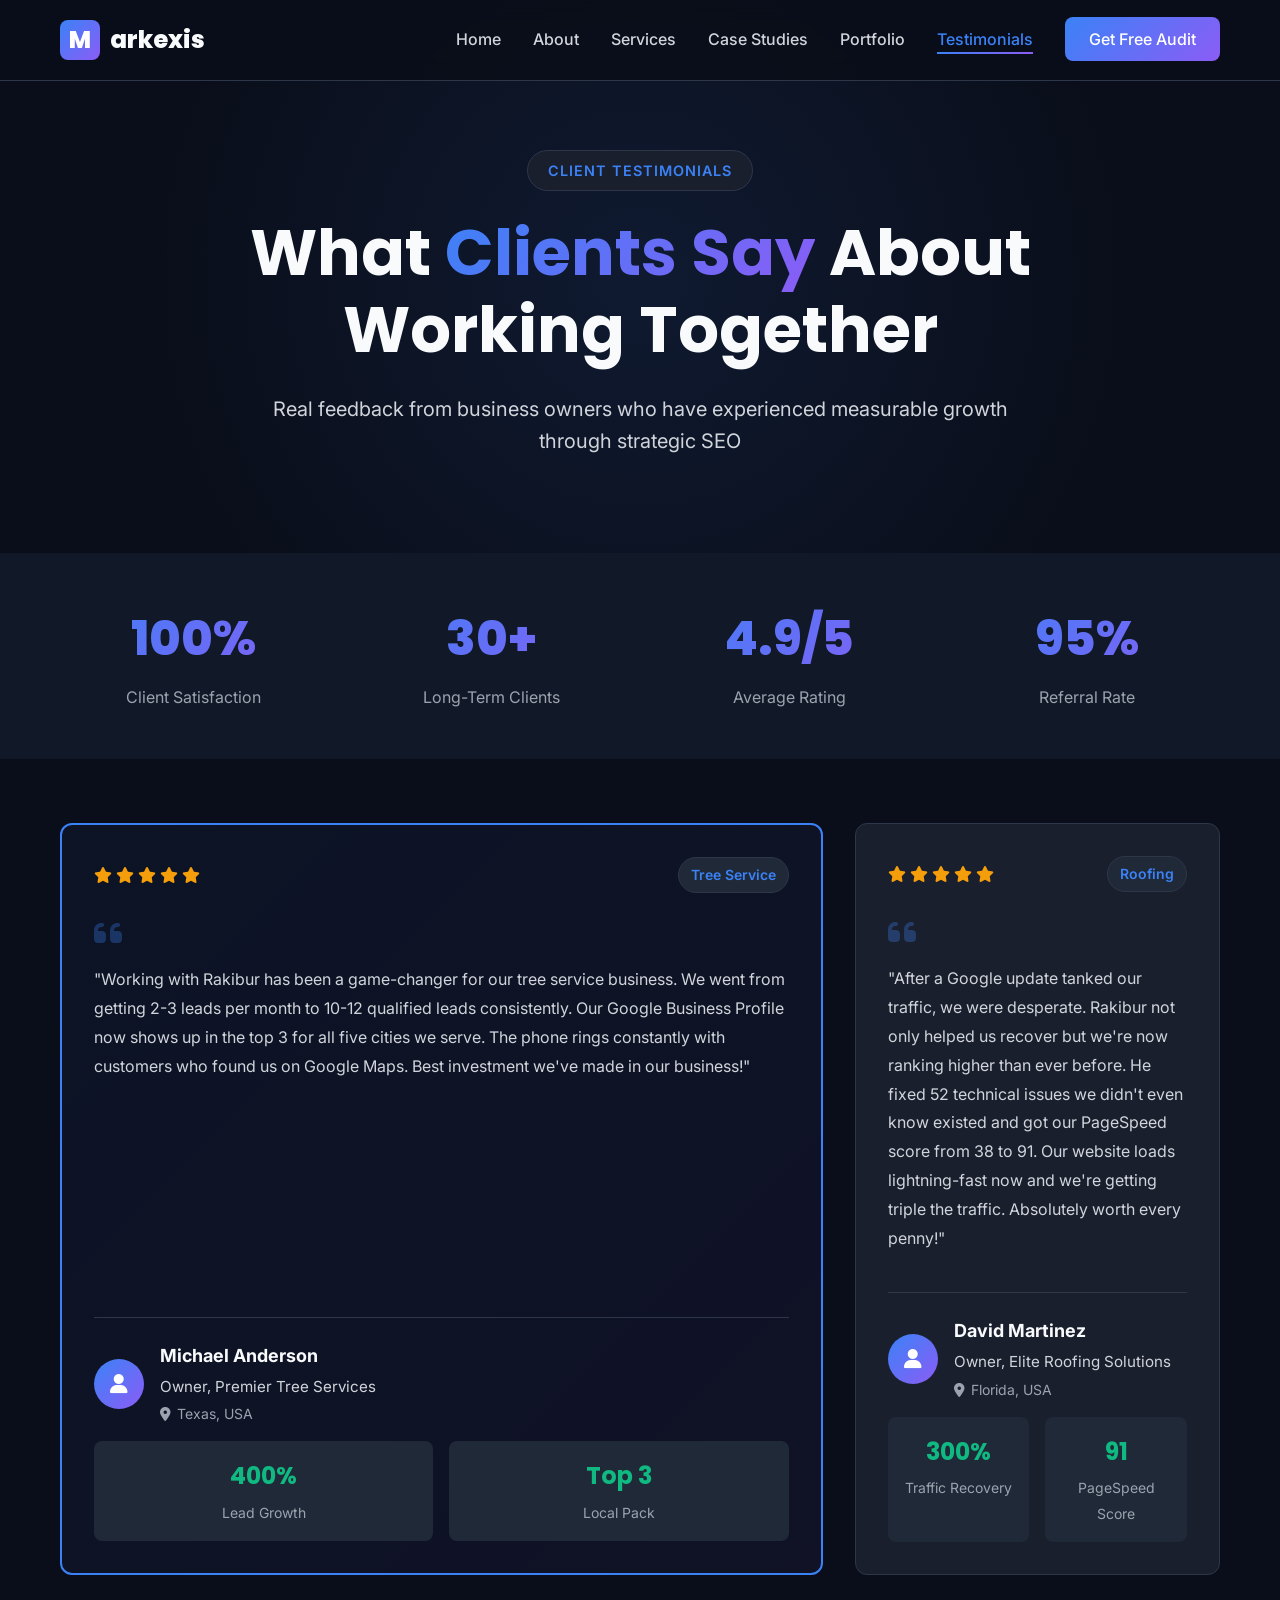
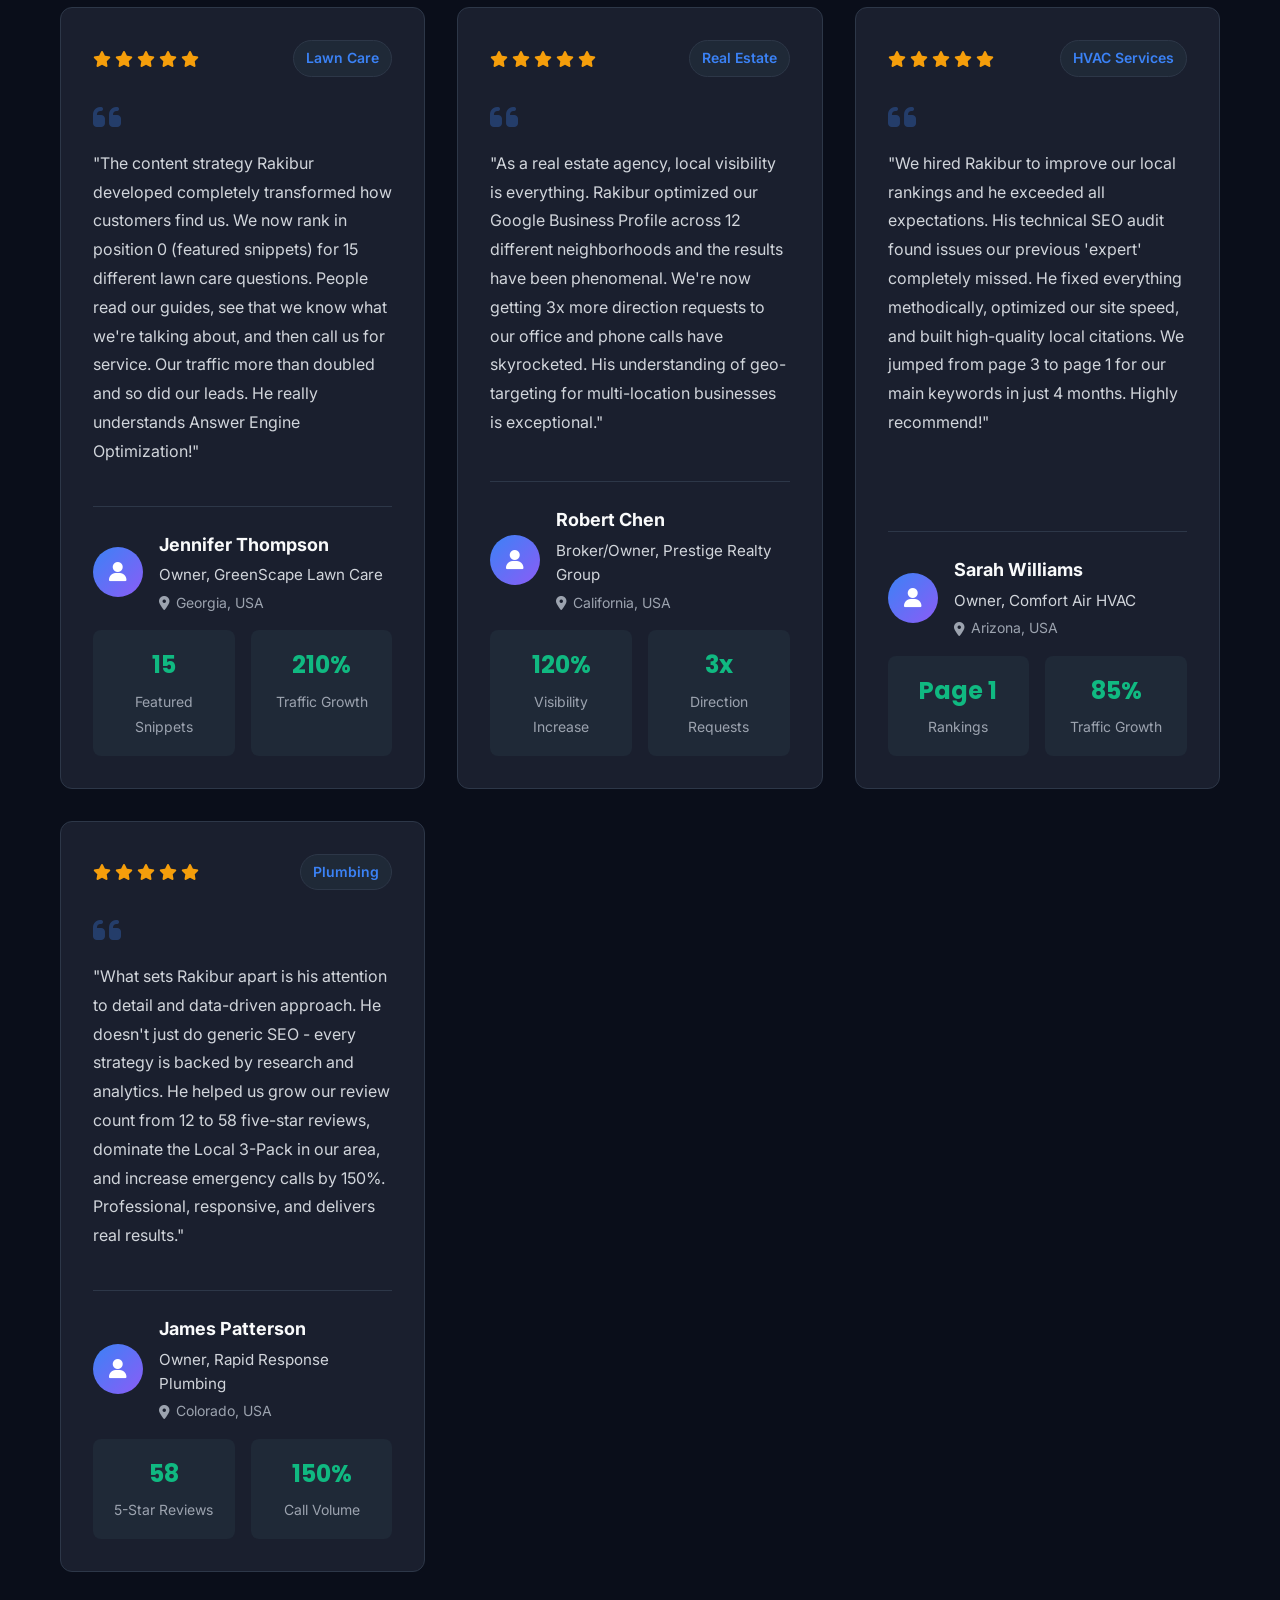
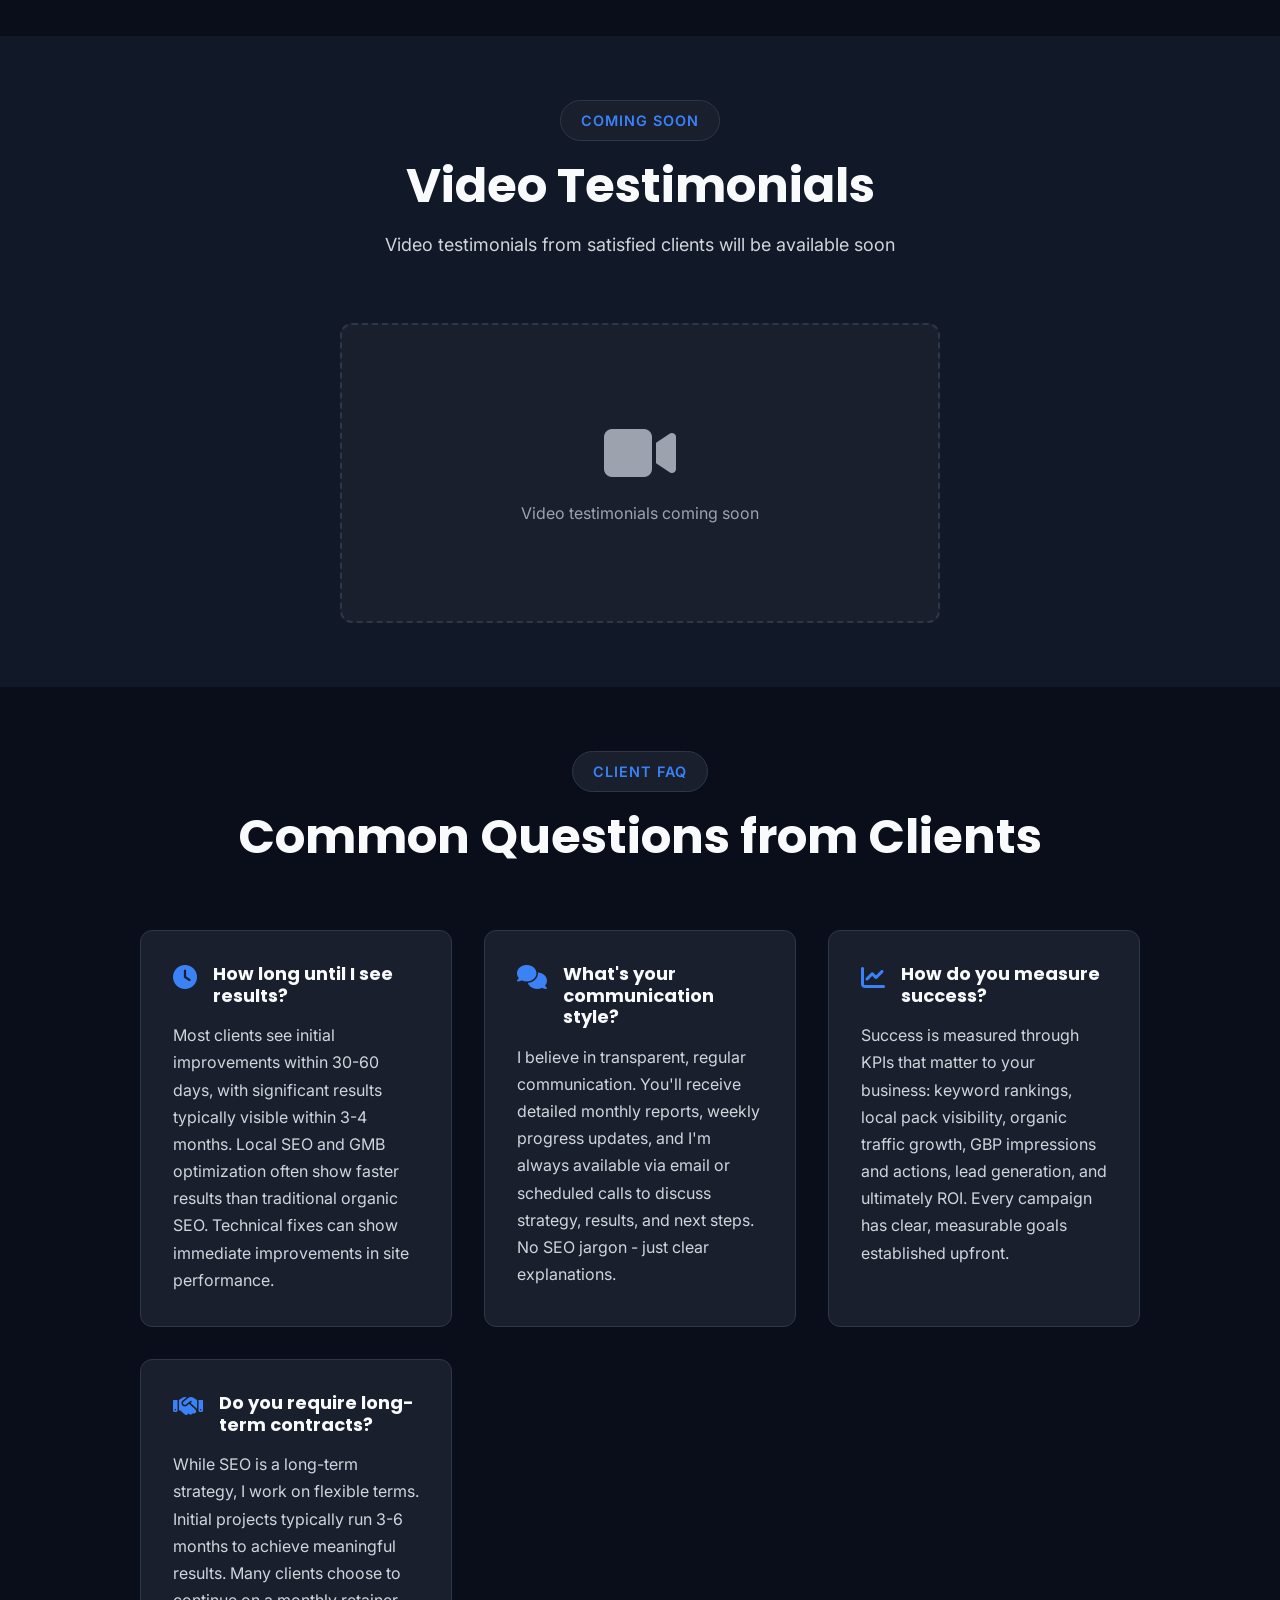
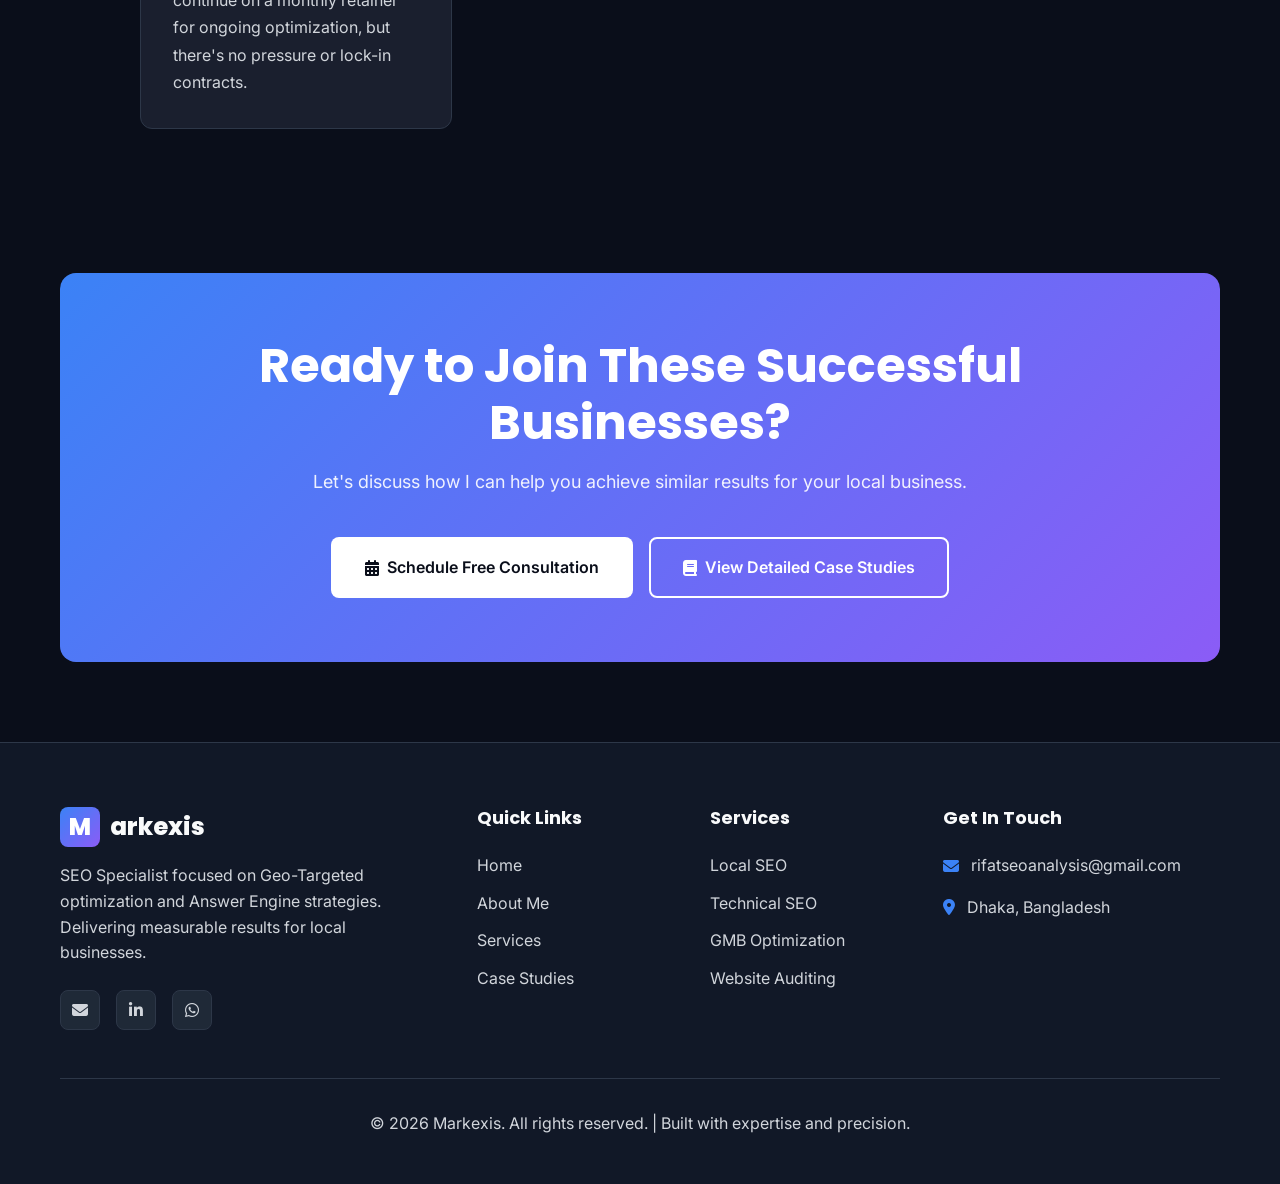
<file: testimonials.html>
<!DOCTYPE html>
<html lang="en">
<head>
    <meta charset="UTF-8">
    <meta name="viewport" content="width=device-width, initial-scale=1.0">
    <meta name="description" content="Client Testimonials - Read what business owners say about working with Markexis for SEO services.">
    <title>Testimonials - Markexis | Client Success Stories</title>
    
    <!-- Google Fonts -->
    <link href="https://fonts.googleapis.com/css2?family=Inter:wght@300;400;500;600;700;800&family=Poppins:wght@600;700;800&display=swap" rel="stylesheet">
    
    <!-- Font Awesome -->
    <link rel="stylesheet" href="https://cdn.jsdelivr.net/npm/@fortawesome/fontawesome-free@6.4.0/css/all.min.css">
    
    <!-- Main Stylesheet -->
    <link rel="stylesheet" href="css/style.css">
</head>
<body>
    <!-- Navigation -->
    <nav class="navbar">
        <div class="container">
            <a href="index.html" class="logo">
                <span class="logo-mark">M</span>
                <span class="logo-text">arkexis</span>
            </a>
            <button class="mobile-menu-toggle" aria-label="Toggle menu">
                <span></span>
                <span></span>
                <span></span>
            </button>
            <ul class="nav-menu">
                <li><a href="index.html">Home</a></li>
                <li><a href="about.html">About</a></li>
                <li><a href="services.html">Services</a></li>
                <li><a href="case-studies.html">Case Studies</a></li>
                <li><a href="portfolio.html">Portfolio</a></li>
                <li><a href="testimonials.html" class="active">Testimonials</a></li>
                <li><a href="contact.html" class="btn-nav">Get Free Audit</a></li>
            </ul>
        </div>
    </nav>

    <!-- Page Header -->
    <section class="page-header">
        <div class="container">
            <div class="page-header-content">
                <span class="page-tag">Client Testimonials</span>
                <h1 class="page-title">What <span class="gradient-text">Clients Say</span> About Working Together</h1>
                <p class="page-description">
                    Real feedback from business owners who have experienced measurable growth through strategic SEO
                </p>
            </div>
        </div>
    </section>

    <!-- Trust Stats -->
    <section class="trust-stats">
        <div class="container">
            <div class="trust-stats-grid">
                <div class="trust-stat">
                    <div class="trust-number">100%</div>
                    <div class="trust-label">Client Satisfaction</div>
                </div>
                <div class="trust-stat">
                    <div class="trust-number">30+</div>
                    <div class="trust-label">Long-Term Clients</div>
                </div>
                <div class="trust-stat">
                    <div class="trust-number">4.9/5</div>
                    <div class="trust-label">Average Rating</div>
                </div>
                <div class="trust-stat">
                    <div class="trust-number">95%</div>
                    <div class="trust-label">Referral Rate</div>
                </div>
            </div>
        </div>
    </section>

    <!-- Testimonials Grid -->
    <section class="testimonials-section">
        <div class="container">
            <div class="testimonials-grid">
                <!-- Testimonial 1 -->
                <div class="testimonial-card featured">
                    <div class="testimonial-header">
                        <div class="testimonial-stars">
                            <i class="fas fa-star"></i>
                            <i class="fas fa-star"></i>
                            <i class="fas fa-star"></i>
                            <i class="fas fa-star"></i>
                            <i class="fas fa-star"></i>
                        </div>
                        <span class="testimonial-tag">Tree Service</span>
                    </div>
                    <div class="testimonial-quote">
                        <i class="fas fa-quote-left"></i>
                        <p>
                            "Working with Rakibur has been a game-changer for our tree service business. We went from 
                            getting 2-3 leads per month to 10-12 qualified leads consistently. Our Google Business Profile 
                            now shows up in the top 3 for all five cities we serve. The phone rings constantly with customers 
                            who found us on Google Maps. Best investment we've made in our business!"
                        </p>
                    </div>
                    <div class="testimonial-author">
                        <div class="author-avatar">
                            <i class="fas fa-user"></i>
                        </div>
                        <div class="author-info">
                            <div class="author-name">Michael Anderson</div>
                            <div class="author-title">Owner, Premier Tree Services</div>
                            <div class="author-location"><i class="fas fa-map-marker-alt"></i> Texas, USA</div>
                        </div>
                    </div>
                    <div class="testimonial-results">
                        <div class="result-metric">
                            <strong>400%</strong>
                            <span>Lead Growth</span>
                        </div>
                        <div class="result-metric">
                            <strong>Top 3</strong>
                            <span>Local Pack</span>
                        </div>
                    </div>
                </div>

                <!-- Testimonial 2 -->
                <div class="testimonial-card">
                    <div class="testimonial-header">
                        <div class="testimonial-stars">
                            <i class="fas fa-star"></i>
                            <i class="fas fa-star"></i>
                            <i class="fas fa-star"></i>
                            <i class="fas fa-star"></i>
                            <i class="fas fa-star"></i>
                        </div>
                        <span class="testimonial-tag">Roofing</span>
                    </div>
                    <div class="testimonial-quote">
                        <i class="fas fa-quote-left"></i>
                        <p>
                            "After a Google update tanked our traffic, we were desperate. Rakibur not only helped us 
                            recover but we're now ranking higher than ever before. He fixed 52 technical issues we didn't 
                            even know existed and got our PageSpeed score from 38 to 91. Our website loads lightning-fast 
                            now and we're getting triple the traffic. Absolutely worth every penny!"
                        </p>
                    </div>
                    <div class="testimonial-author">
                        <div class="author-avatar">
                            <i class="fas fa-user"></i>
                        </div>
                        <div class="author-info">
                            <div class="author-name">David Martinez</div>
                            <div class="author-title">Owner, Elite Roofing Solutions</div>
                            <div class="author-location"><i class="fas fa-map-marker-alt"></i> Florida, USA</div>
                        </div>
                    </div>
                    <div class="testimonial-results">
                        <div class="result-metric">
                            <strong>300%</strong>
                            <span>Traffic Recovery</span>
                        </div>
                        <div class="result-metric">
                            <strong>91</strong>
                            <span>PageSpeed Score</span>
                        </div>
                    </div>
                </div>

                <!-- Testimonial 3 -->
                <div class="testimonial-card">
                    <div class="testimonial-header">
                        <div class="testimonial-stars">
                            <i class="fas fa-star"></i>
                            <i class="fas fa-star"></i>
                            <i class="fas fa-star"></i>
                            <i class="fas fa-star"></i>
                            <i class="fas fa-star"></i>
                        </div>
                        <span class="testimonial-tag">Lawn Care</span>
                    </div>
                    <div class="testimonial-quote">
                        <i class="fas fa-quote-left"></i>
                        <p>
                            "The content strategy Rakibur developed completely transformed how customers find us. We now 
                            rank in position 0 (featured snippets) for 15 different lawn care questions. People read our 
                            guides, see that we know what we're talking about, and then call us for service. Our traffic 
                            more than doubled and so did our leads. He really understands Answer Engine Optimization!"
                        </p>
                    </div>
                    <div class="testimonial-author">
                        <div class="author-avatar">
                            <i class="fas fa-user"></i>
                        </div>
                        <div class="author-info">
                            <div class="author-name">Jennifer Thompson</div>
                            <div class="author-title">Owner, GreenScape Lawn Care</div>
                            <div class="author-location"><i class="fas fa-map-marker-alt"></i> Georgia, USA</div>
                        </div>
                    </div>
                    <div class="testimonial-results">
                        <div class="result-metric">
                            <strong>15</strong>
                            <span>Featured Snippets</span>
                        </div>
                        <div class="result-metric">
                            <strong>210%</strong>
                            <span>Traffic Growth</span>
                        </div>
                    </div>
                </div>

                <!-- Testimonial 4 -->
                <div class="testimonial-card">
                    <div class="testimonial-header">
                        <div class="testimonial-stars">
                            <i class="fas fa-star"></i>
                            <i class="fas fa-star"></i>
                            <i class="fas fa-star"></i>
                            <i class="fas fa-star"></i>
                            <i class="fas fa-star"></i>
                        </div>
                        <span class="testimonial-tag">Real Estate</span>
                    </div>
                    <div class="testimonial-quote">
                        <i class="fas fa-quote-left"></i>
                        <p>
                            "As a real estate agency, local visibility is everything. Rakibur optimized our Google Business 
                            Profile across 12 different neighborhoods and the results have been phenomenal. We're now getting 
                            3x more direction requests to our office and phone calls have skyrocketed. His understanding of 
                            geo-targeting for multi-location businesses is exceptional."
                        </p>
                    </div>
                    <div class="testimonial-author">
                        <div class="author-avatar">
                            <i class="fas fa-user"></i>
                        </div>
                        <div class="author-info">
                            <div class="author-name">Robert Chen</div>
                            <div class="author-title">Broker/Owner, Prestige Realty Group</div>
                            <div class="author-location"><i class="fas fa-map-marker-alt"></i> California, USA</div>
                        </div>
                    </div>
                    <div class="testimonial-results">
                        <div class="result-metric">
                            <strong>120%</strong>
                            <span>Visibility Increase</span>
                        </div>
                        <div class="result-metric">
                            <strong>3x</strong>
                            <span>Direction Requests</span>
                        </div>
                    </div>
                </div>

                <!-- Testimonial 5 -->
                <div class="testimonial-card">
                    <div class="testimonial-header">
                        <div class="testimonial-stars">
                            <i class="fas fa-star"></i>
                            <i class="fas fa-star"></i>
                            <i class="fas fa-star"></i>
                            <i class="fas fa-star"></i>
                            <i class="fas fa-star"></i>
                        </div>
                        <span class="testimonial-tag">HVAC Services</span>
                    </div>
                    <div class="testimonial-quote">
                        <i class="fas fa-quote-left"></i>
                        <p>
                            "We hired Rakibur to improve our local rankings and he exceeded all expectations. His technical 
                            SEO audit found issues our previous 'expert' completely missed. He fixed everything methodically, 
                            optimized our site speed, and built high-quality local citations. We jumped from page 3 to page 1 
                            for our main keywords in just 4 months. Highly recommend!"
                        </p>
                    </div>
                    <div class="testimonial-author">
                        <div class="author-avatar">
                            <i class="fas fa-user"></i>
                        </div>
                        <div class="author-info">
                            <div class="author-name">Sarah Williams</div>
                            <div class="author-title">Owner, Comfort Air HVAC</div>
                            <div class="author-location"><i class="fas fa-map-marker-alt"></i> Arizona, USA</div>
                        </div>
                    </div>
                    <div class="testimonial-results">
                        <div class="result-metric">
                            <strong>Page 1</strong>
                            <span>Rankings</span>
                        </div>
                        <div class="result-metric">
                            <strong>85%</strong>
                            <span>Traffic Growth</span>
                        </div>
                    </div>
                </div>

                <!-- Testimonial 6 -->
                <div class="testimonial-card">
                    <div class="testimonial-header">
                        <div class="testimonial-stars">
                            <i class="fas fa-star"></i>
                            <i class="fas fa-star"></i>
                            <i class="fas fa-star"></i>
                            <i class="fas fa-star"></i>
                            <i class="fas fa-star"></i>
                        </div>
                        <span class="testimonial-tag">Plumbing</span>
                    </div>
                    <div class="testimonial-quote">
                        <i class="fas fa-quote-left"></i>
                        <p>
                            "What sets Rakibur apart is his attention to detail and data-driven approach. He doesn't just 
                            do generic SEO - every strategy is backed by research and analytics. He helped us grow our review 
                            count from 12 to 58 five-star reviews, dominate the Local 3-Pack in our area, and increase emergency 
                            calls by 150%. Professional, responsive, and delivers real results."
                        </p>
                    </div>
                    <div class="testimonial-author">
                        <div class="author-avatar">
                            <i class="fas fa-user"></i>
                        </div>
                        <div class="author-info">
                            <div class="author-name">James Patterson</div>
                            <div class="author-title">Owner, Rapid Response Plumbing</div>
                            <div class="author-location"><i class="fas fa-map-marker-alt"></i> Colorado, USA</div>
                        </div>
                    </div>
                    <div class="testimonial-results">
                        <div class="result-metric">
                            <strong>58</strong>
                            <span>5-Star Reviews</span>
                        </div>
                        <div class="result-metric">
                            <strong>150%</strong>
                            <span>Call Volume</span>
                        </div>
                    </div>
                </div>
            </div>
        </div>
    </section>

    <!-- Video Testimonials Section -->
    <section class="video-testimonials">
        <div class="container">
            <div class="section-header">
                <span class="section-tag">Coming Soon</span>
                <h2 class="section-title">Video Testimonials</h2>
                <p class="section-description">
                    Video testimonials from satisfied clients will be available soon
                </p>
            </div>
            <div class="video-placeholder">
                <i class="fas fa-video"></i>
                <p>Video testimonials coming soon</p>
            </div>
        </div>
    </section>

    <!-- Common Questions from Clients -->
    <section class="client-faq">
        <div class="container">
            <div class="section-header">
                <span class="section-tag">Client FAQ</span>
                <h2 class="section-title">Common Questions from Clients</h2>
            </div>

            <div class="faq-grid">
                <div class="faq-item">
                    <div class="faq-question">
                        <i class="fas fa-clock"></i>
                        <h4>How long until I see results?</h4>
                    </div>
                    <div class="faq-answer">
                        <p>
                            Most clients see initial improvements within 30-60 days, with significant results typically 
                            visible within 3-4 months. Local SEO and GMB optimization often show faster results than 
                            traditional organic SEO. Technical fixes can show immediate improvements in site performance.
                        </p>
                    </div>
                </div>

                <div class="faq-item">
                    <div class="faq-question">
                        <i class="fas fa-comments"></i>
                        <h4>What's your communication style?</h4>
                    </div>
                    <div class="faq-answer">
                        <p>
                            I believe in transparent, regular communication. You'll receive detailed monthly reports, 
                            weekly progress updates, and I'm always available via email or scheduled calls to discuss 
                            strategy, results, and next steps. No SEO jargon - just clear explanations.
                        </p>
                    </div>
                </div>

                <div class="faq-item">
                    <div class="faq-question">
                        <i class="fas fa-chart-line"></i>
                        <h4>How do you measure success?</h4>
                    </div>
                    <div class="faq-answer">
                        <p>
                            Success is measured through KPIs that matter to your business: keyword rankings, local pack 
                            visibility, organic traffic growth, GBP impressions and actions, lead generation, and ultimately 
                            ROI. Every campaign has clear, measurable goals established upfront.
                        </p>
                    </div>
                </div>

                <div class="faq-item">
                    <div class="faq-question">
                        <i class="fas fa-handshake"></i>
                        <h4>Do you require long-term contracts?</h4>
                    </div>
                    <div class="faq-answer">
                        <p>
                            While SEO is a long-term strategy, I work on flexible terms. Initial projects typically run 
                            3-6 months to achieve meaningful results. Many clients choose to continue on a monthly retainer 
                            for ongoing optimization, but there's no pressure or lock-in contracts.
                        </p>
                    </div>
                </div>
            </div>
        </div>
    </section>

    <!-- CTA Section -->
    <section class="cta-section">
        <div class="container">
            <div class="cta-box">
                <div class="cta-content">
                    <h2>Ready to Join These Successful Businesses?</h2>
                    <p>Let's discuss how I can help you achieve similar results for your local business.</p>
                </div>
                <div class="cta-buttons">
                    <a href="contact.html" class="btn btn-white">
                        <i class="fas fa-calendar-alt"></i>
                        Schedule Free Consultation
                    </a>
                    <a href="case-studies.html" class="btn btn-outline">
                        <i class="fas fa-book"></i>
                        View Detailed Case Studies
                    </a>
                </div>
            </div>
        </div>
    </section>

    <!-- Footer -->
    <footer class="footer">
        <div class="container">
            <div class="footer-grid">
                <div class="footer-col">
                    <div class="footer-logo">
                        <span class="logo-mark">M</span>
                        <span class="logo-text">arkexis</span>
                    </div>
                    <p class="footer-description">
                        SEO Specialist focused on Geo-Targeted optimization and Answer Engine strategies. 
                        Delivering measurable results for local businesses.
                    </p>
                    <div class="footer-social">
                        <a href="mailto:rifatseoanalysis@gmail.com" aria-label="Email"><i class="fas fa-envelope"></i></a>
                        <a href="#" aria-label="LinkedIn"><i class="fab fa-linkedin-in"></i></a>
                        <a href="#" aria-label="WhatsApp"><i class="fab fa-whatsapp"></i></a>
                    </div>
                </div>

                <div class="footer-col">
                    <h4>Quick Links</h4>
                    <ul class="footer-links">
                        <li><a href="index.html">Home</a></li>
                        <li><a href="about.html">About Me</a></li>
                        <li><a href="services.html">Services</a></li>
                        <li><a href="case-studies.html">Case Studies</a></li>
                    </ul>
                </div>

                <div class="footer-col">
                    <h4>Services</h4>
                    <ul class="footer-links">
                        <li><a href="services.html#local-seo">Local SEO</a></li>
                        <li><a href="services.html#technical-seo">Technical SEO</a></li>
                        <li><a href="services.html#gmb-optimization">GMB Optimization</a></li>
                        <li><a href="services.html#website-auditing">Website Auditing</a></li>
                    </ul>
                </div>

                <div class="footer-col">
                    <h4>Get In Touch</h4>
                    <ul class="footer-contact">
                        <li>
                            <i class="fas fa-envelope"></i>
                            <a href="mailto:rifatseoanalysis@gmail.com">rifatseoanalysis@gmail.com</a>
                        </li>
                        <li>
                            <i class="fas fa-map-marker-alt"></i>
                            <span>Dhaka, Bangladesh</span>
                        </li>
                    </ul>
                </div>
            </div>

            <div class="footer-bottom">
                <p>&copy; 2025 Markexis. All rights reserved. | Built with expertise and precision.</p>
            </div>
        </div>
    </footer>

    <!-- Scroll to Top Button -->
    <button class="scroll-top" id="scrollTop" aria-label="Scroll to top">
        <i class="fas fa-arrow-up"></i>
    </button>

    <!-- JavaScript -->
    <script src="js/main.js"></script>
</body>
</html>
</file>
<file: css/style.css>
/* ==========================================
   Markexis - SEO Portfolio Website
   Premium Dark Theme Stylesheet
   ========================================== */

/* ==========================================
   CSS Variables & Theme Colors
   ========================================== */
:root {
    /* Primary Colors */
    --primary-color: #3b82f6;
    --primary-hover: #2563eb;
    --primary-light: #60a5fa;
    
    /* Accent Colors */
    --accent-color: #8b5cf6;
    --accent-hover: #7c3aed;
    
    /* Dark Theme Colors */
    --bg-primary: #0a0e1a;
    --bg-secondary: #111827;
    --bg-tertiary: #1f2937;
    --bg-card: #1a1f2e;
    --bg-hover: #252b3b;
    
    /* Text Colors */
    --text-primary: #f9fafb;
    --text-secondary: #d1d5db;
    --text-muted: #9ca3af;
    --text-disabled: #6b7280;
    
    /* Border Colors */
    --border-color: #2d3748;
    --border-light: #374151;
    
    /* Status Colors */
    --success: #10b981;
    --warning: #f59e0b;
    --error: #ef4444;
    --info: #3b82f6;
    
    /* Gradient */
    --gradient-primary: linear-gradient(135deg, #3b82f6 0%, #8b5cf6 100%);
    --gradient-secondary: linear-gradient(135deg, #6366f1 0%, #8b5cf6 100%);
    
    /* Typography */
    --font-primary: 'Inter', sans-serif;
    --font-heading: 'Poppins', sans-serif;
    
    /* Spacing */
    --container-max: 1200px;
    --section-padding: 80px 0;
    
    /* Transitions */
    --transition-fast: 0.2s ease;
    --transition-normal: 0.3s ease;
    --transition-slow: 0.5s ease;
    
    /* Shadows */
    --shadow-sm: 0 1px 2px 0 rgba(0, 0, 0, 0.3);
    --shadow-md: 0 4px 6px -1px rgba(0, 0, 0, 0.3);
    --shadow-lg: 0 10px 15px -3px rgba(0, 0, 0, 0.4);
    --shadow-xl: 0 20px 25px -5px rgba(0, 0, 0, 0.5);
    --shadow-glow: 0 0 20px rgba(59, 130, 246, 0.3);
}

/* ==========================================
   Reset & Base Styles
   ========================================== */
* {
    margin: 0;
    padding: 0;
    box-sizing: border-box;
}

html {
    scroll-behavior: smooth;
    font-size: 16px;
}

body {
    font-family: var(--font-primary);
    background-color: var(--bg-primary);
    color: var(--text-primary);
    line-height: 1.6;
    overflow-x: hidden;
}
.bio-image img {
    width: 100%;
    height: 100%;
    object-fit: cover;
    border-radius: 12px; /* optional */
}

img {
    max-width: 100%;
    height: auto;
    display: block;
}

a {
    text-decoration: none;
    color: inherit;
    transition: var(--transition-fast);
}

ul, ol {
    list-style: none;
}

button {
    font-family: inherit;
    cursor: pointer;
    border: none;
    background: none;
}

input, textarea, select {
    font-family: inherit;
    font-size: 1rem;
}

/* ==========================================
   Container & Layout
   ========================================== */
.container {
    max-width: var(--container-max);
    margin: 0 auto;
    padding: 0 20px;
}

section {
    padding: var(--section-padding);
}

/* ==========================================
   Typography
   ========================================== */
h1, h2, h3, h4, h5, h6 {
    font-family: var(--font-heading);
    font-weight: 700;
    line-height: 1.2;
    margin-bottom: 1rem;
}

h1 {
    font-size: clamp(2.5rem, 5vw, 4rem);
}

h2 {
    font-size: clamp(2rem, 4vw, 3rem);
}

h3 {
    font-size: clamp(1.5rem, 3vw, 2rem);
}

h4 {
    font-size: clamp(1.25rem, 2.5vw, 1.5rem);
}

p {
    margin-bottom: 1rem;
    color: var(--text-secondary);
}

.lead-text {
    font-size: 1.25rem;
    line-height: 1.8;
    color: var(--text-secondary);
    margin-bottom: 2rem;
}

.gradient-text {
    background: var(--gradient-primary);
    -webkit-background-clip: text;
    -webkit-text-fill-color: transparent;
    background-clip: text;
}

.highlight {
    color: var(--primary-color);
}

/* ==========================================
   Navigation
   ========================================== */
.navbar {
    position: fixed;
    top: 0;
    left: 0;
    width: 100%;
    background: rgba(10, 14, 26, 0.95);
    backdrop-filter: blur(10px);
    padding: 1.25rem 0;
    z-index: 1000;
    border-bottom: 1px solid var(--border-color);
    transition: var(--transition-normal);
}

.navbar .container {
    display: flex;
    justify-content: space-between;
    align-items: center;
}

.logo {
    display: flex;
    align-items: center;
    font-size: 1.5rem;
    font-weight: 800;
    font-family: var(--font-heading);
}

.logo-mark {
    width: 40px;
    height: 40px;
    background: var(--gradient-primary);
    border-radius: 8px;
    display: flex;
    align-items: center;
    justify-content: center;
    margin-right: 10px;
    color: white;
    font-size: 1.5rem;
}

.logo-text {
    color: var(--text-primary);
}

.nav-menu {
    display: flex;
    align-items: center;
    gap: 2rem;
}

.nav-menu a {
    color: var(--text-secondary);
    font-weight: 500;
    transition: var(--transition-fast);
    position: relative;
}

.nav-menu a:hover,
.nav-menu a.active {
    color: var(--primary-color);
}

.nav-menu a.active::after {
    content: '';
    position: absolute;
    bottom: -5px;
    left: 0;
    width: 100%;
    height: 2px;
    background: var(--gradient-primary);
}

.btn-nav {
    background: var(--gradient-primary);
    padding: 0.75rem 1.5rem;
    border-radius: 8px;
    color: white !important;
    font-weight: 600;
    transition: var(--transition-fast);
}

.btn-nav:hover {
    transform: translateY(-2px);
    box-shadow: var(--shadow-glow);
}

.btn-nav.active::after {
    display: none;
}

.mobile-menu-toggle {
    display: none;
    flex-direction: column;
    gap: 5px;
    cursor: pointer;
}

.mobile-menu-toggle span {
    width: 25px;
    height: 3px;
    background: var(--text-primary);
    border-radius: 2px;
    transition: var(--transition-fast);
}

/* ==========================================
   Buttons
   ========================================== */
.btn {
    display: inline-flex;
    align-items: center;
    gap: 0.5rem;
    padding: 1rem 2rem;
    border-radius: 8px;
    font-weight: 600;
    font-size: 1rem;
    transition: var(--transition-fast);
    cursor: pointer;
    border: 2px solid transparent;
}

.btn-primary {
    background: var(--gradient-primary);
    color: white;
}

.btn-primary:hover {
    transform: translateY(-2px);
    box-shadow: var(--shadow-glow);
}

.btn-secondary {
    background: var(--bg-tertiary);
    color: var(--text-primary);
    border: 2px solid var(--border-light);
}

.btn-secondary:hover {
    background: var(--bg-hover);
    border-color: var(--primary-color);
}

.btn-white {
    background: white;
    color: var(--bg-primary);
}

.btn-white:hover {
    background: var(--text-secondary);
}

.btn-outline {
    background: transparent;
    color: white;
    border: 2px solid white;
}

.btn-outline:hover {
    background: white;
    color: var(--bg-primary);
}

.btn-block {
    width: 100%;
    justify-content: center;
}

/* ==========================================
   Hero Section
   ========================================== */
.hero {
    min-height: 100vh;
    display: flex;
    align-items: center;
    position: relative;
    padding-top: 100px;
    overflow: hidden;
}

.hero-bg {
    position: absolute;
    top: 0;
    left: 0;
    width: 100%;
    height: 100%;
    background: radial-gradient(circle at 20% 50%, rgba(59, 130, 246, 0.1) 0%, transparent 50%),
                radial-gradient(circle at 80% 80%, rgba(139, 92, 246, 0.1) 0%, transparent 50%);
    z-index: 0;
}

.hero-content {
    position: relative;
    z-index: 1;
    max-width: 900px;
}

.hero-badge {
    display: inline-flex;
    align-items: center;
    gap: 0.5rem;
    background: var(--bg-card);
    padding: 0.5rem 1.25rem;
    border-radius: 50px;
    border: 1px solid var(--border-color);
    margin-bottom: 2rem;
    color: var(--primary-color);
    font-weight: 600;
}

.hero-title {
    font-size: clamp(2.5rem, 6vw, 5rem);
    margin-bottom: 1.5rem;
    line-height: 1.1;
}

.hero-subtitle {
    font-size: 1.25rem;
    color: var(--text-secondary);
    margin-bottom: 2.5rem;
    max-width: 700px;
}

.hero-cta {
    display: flex;
    gap: 1rem;
    margin-bottom: 4rem;
    flex-wrap: wrap;
}

.trust-badges {
    display: grid;
    grid-template-columns: repeat(auto-fit, minmax(140px, 1fr));
    gap: 2rem;
    padding: 2rem 0;
}

.badge-item {
    text-align: center;
}

.badge-number {
    font-size: 2.5rem;
    font-weight: 800;
    font-family: var(--font-heading);
    background: var(--gradient-primary);
    -webkit-background-clip: text;
    -webkit-text-fill-color: transparent;
    background-clip: text;
    margin-bottom: 0.5rem;
}

.badge-label {
    font-size: 0.9rem;
    color: var(--text-muted);
}

.scroll-indicator {
    position: absolute;
    bottom: 2rem;
    left: 50%;
    transform: translateX(-50%);
    display: flex;
    flex-direction: column;
    align-items: center;
    gap: 0.5rem;
    color: var(--text-muted);
    font-size: 0.9rem;
    animation: bounce 2s infinite;
}

@keyframes bounce {
    0%, 20%, 50%, 80%, 100% {
        transform: translateX(-50%) translateY(0);
    }
    40% {
        transform: translateX(-50%) translateY(-10px);
    }
    60% {
        transform: translateX(-50%) translateY(-5px);
    }
}

/* ==========================================
   Section Headers
   ========================================== */
.section-header {
    text-align: center;
    margin-bottom: 4rem;
}

.section-tag {
    display: inline-block;
    padding: 0.5rem 1.25rem;
    background: var(--bg-card);
    border: 1px solid var(--border-color);
    border-radius: 50px;
    color: var(--primary-color);
    font-weight: 600;
    font-size: 0.9rem;
    margin-bottom: 1rem;
    text-transform: uppercase;
    letter-spacing: 1px;
}

.section-title {
    margin-bottom: 1rem;
}

.section-description {
    font-size: 1.125rem;
    color: var(--text-secondary);
    max-width: 700px;
    margin: 0 auto;
}

/* ==========================================
   Services Overview
   ========================================== */
.services-overview {
    background: var(--bg-secondary);
}

.services-grid {
    display: grid;
    grid-template-columns: repeat(auto-fit, minmax(280px, 1fr));
    gap: 2rem;
}

.service-card {
    background: var(--bg-card);
    border: 1px solid var(--border-color);
    border-radius: 12px;
    padding: 2rem;
    transition: var(--transition-normal);
}

.service-card:hover {
    transform: translateY(-5px);
    border-color: var(--primary-color);
    box-shadow: var(--shadow-lg);
}

.service-icon {
    width: 60px;
    height: 60px;
    background: var(--gradient-primary);
    border-radius: 12px;
    display: flex;
    align-items: center;
    justify-content: center;
    font-size: 1.75rem;
    color: white;
    margin-bottom: 1.5rem;
}

.service-card h3 {
    font-size: 1.5rem;
    margin-bottom: 1rem;
}

.service-card p {
    color: var(--text-secondary);
    margin-bottom: 1.5rem;
}

.service-link {
    color: var(--primary-color);
    font-weight: 600;
    display: inline-flex;
    align-items: center;
    gap: 0.5rem;
    transition: var(--transition-fast);
}

.service-link:hover {
    gap: 1rem;
}

/* ==========================================
   Featured Results
   ========================================== */
.featured-results {
    background: var(--bg-primary);
}

.results-grid {
    display: grid;
    grid-template-columns: repeat(auto-fit, minmax(260px, 1fr));
    gap: 2rem;
    margin-bottom: 3rem;
}

.result-card {
    background: var(--bg-card);
    border: 1px solid var(--border-color);
    border-radius: 12px;
    padding: 2rem;
    transition: var(--transition-normal);
}

.result-card:hover {
    border-color: var(--primary-color);
    transform: translateY(-5px);
}

.result-visual {
    margin-bottom: 2rem;
}

.result-chart {
    display: flex;
    align-items: flex-end;
    gap: 0.5rem;
    height: 100px;
}

.chart-bar {
    flex: 1;
    background: var(--bg-tertiary);
    border-radius: 4px;
    transition: var(--transition-normal);
}

.chart-bar.active {
    background: var(--gradient-primary);
}

.result-number {
    font-size: 3rem;
    font-weight: 800;
    font-family: var(--font-heading);
    background: var(--gradient-primary);
    -webkit-background-clip: text;
    -webkit-text-fill-color: transparent;
    background-clip: text;
    margin-bottom: 0.5rem;
}

.result-label {
    font-size: 1.125rem;
    font-weight: 600;
    margin-bottom: 0.75rem;
    color: var(--text-primary);
}

.result-description {
    font-size: 0.95rem;
    color: var(--text-muted);
}

.cta-center {
    text-align: center;
    margin-top: 3rem;
}

/* ==========================================
   Why Choose Section
   ========================================== */
.why-choose {
    background: var(--bg-secondary);
}

.why-choose-grid {
    display: grid;
    grid-template-columns: 1fr 1fr;
    gap: 4rem;
    align-items: start;
}

.why-list {
    display: flex;
    flex-direction: column;
    gap: 2rem;
    margin: 2rem 0;
}

.why-item {
    display: flex;
    gap: 1.5rem;
}

.why-icon {
    width: 50px;
    height: 50px;
    background: var(--gradient-primary);
    border-radius: 10px;
    display: flex;
    align-items: center;
    justify-content: center;
    color: white;
    font-size: 1.25rem;
    flex-shrink: 0;
}

.why-text h4 {
    font-size: 1.25rem;
    margin-bottom: 0.5rem;
}

.why-text p {
    color: var(--text-secondary);
}

.why-choose-visual {
    position: sticky;
    top: 100px;
}

.stats-box {
    background: var(--bg-card);
    border: 1px solid var(--border-color);
    border-radius: 12px;
    padding: 2rem;
    margin-bottom: 2rem;
}

.stat-item {
    display: flex;
    align-items: center;
    gap: 1.5rem;
    padding: 1rem 0;
    border-bottom: 1px solid var(--border-color);
}

.stat-item:last-child {
    border-bottom: none;
}

.stat-icon {
    width: 50px;
    height: 50px;
    background: var(--bg-tertiary);
    border-radius: 10px;
    display: flex;
    align-items: center;
    justify-content: center;
    color: var(--primary-color);
    font-size: 1.25rem;
}

.stat-number {
    font-size: 2rem;
    font-weight: 800;
    font-family: var(--font-heading);
    color: var(--primary-color);
}

.stat-label {
    font-size: 0.9rem;
    color: var(--text-muted);
}

.tools-showcase {
    background: var(--bg-card);
    border: 1px solid var(--border-color);
    border-radius: 12px;
    padding: 2rem;
}

.tools-showcase h4 {
    margin-bottom: 1.5rem;
}

.tools-grid {
    display: flex;
    flex-wrap: wrap;
    gap: 0.75rem;
}

.tool-badge {
    padding: 0.5rem 1rem;
    background: var(--bg-tertiary);
    border: 1px solid var(--border-color);
    border-radius: 6px;
    font-size: 0.875rem;
    color: var(--text-secondary);
    transition: var(--transition-fast);
}

.tool-badge:hover {
    border-color: var(--primary-color);
    color: var(--primary-color);
}

/* ==========================================
   CTA Section
   ========================================== */
.cta-section {
    padding: 5rem 0;
}

.cta-box {
    background: var(--gradient-primary);
    border-radius: 16px;
    padding: 4rem 3rem;
    text-align: center;
}

.cta-content h2 {
    color: white;
    margin-bottom: 1rem;
}

.cta-content p {
    color: rgba(255, 255, 255, 0.9);
    font-size: 1.125rem;
    margin-bottom: 2.5rem;
}

.cta-buttons {
    display: flex;
    gap: 1rem;
    justify-content: center;
    flex-wrap: wrap;
}

/* ==========================================
   Footer
   ========================================== */
.footer {
    background: var(--bg-secondary);
    border-top: 1px solid var(--border-color);
    padding: 4rem 0 2rem;
}

.footer-grid {
    display: grid;
    grid-template-columns: 2fr 1fr 1fr 1.5fr;
    gap: 3rem;
    margin-bottom: 3rem;
}

.footer-logo {
    display: flex;
    align-items: center;
    font-size: 1.5rem;
    font-weight: 800;
    font-family: var(--font-heading);
    margin-bottom: 1rem;
}

.footer-description {
    color: var(--text-secondary);
    margin-bottom: 1.5rem;
}

.footer-social {
    display: flex;
    gap: 1rem;
}

.footer-social a {
    width: 40px;
    height: 40px;
    background: var(--bg-tertiary);
    border: 1px solid var(--border-color);
    border-radius: 8px;
    display: flex;
    align-items: center;
    justify-content: center;
    color: var(--text-secondary);
    transition: var(--transition-fast);
}

.footer-social a:hover {
    background: var(--gradient-primary);
    border-color: transparent;
    color: white;
}

.footer-col h4 {
    font-size: 1.125rem;
    margin-bottom: 1.5rem;
}

.footer-links li {
    margin-bottom: 0.75rem;
}

.footer-links a {
    color: var(--text-secondary);
    transition: var(--transition-fast);
}

.footer-links a:hover {
    color: var(--primary-color);
    padding-left: 5px;
}

.footer-contact li {
    display: flex;
    align-items: center;
    gap: 0.75rem;
    margin-bottom: 1rem;
    color: var(--text-secondary);
}

.footer-contact i {
    color: var(--primary-color);
}

.footer-bottom {
    text-align: center;
    padding-top: 2rem;
    border-top: 1px solid var(--border-color);
    color: var(--text-muted);
}

/* ==========================================
   Scroll to Top Button
   ========================================== */
.scroll-top {
    position: fixed;
    bottom: 2rem;
    right: 2rem;
    width: 50px;
    height: 50px;
    background: var(--gradient-primary);
    border-radius: 10px;
    display: flex;
    align-items: center;
    justify-content: center;
    color: white;
    font-size: 1.25rem;
    opacity: 0;
    visibility: hidden;
    transition: var(--transition-normal);
    z-index: 999;
    box-shadow: var(--shadow-lg);
}

.scroll-top.visible {
    opacity: 1;
    visibility: visible;
}

.scroll-top:hover {
    transform: translateY(-3px);
    box-shadow: var(--shadow-glow);
}

/* ==========================================
   Page Header (Internal Pages)
   ========================================== */
.page-header {
    padding: 150px 0 80px;
    text-align: center;
    background: radial-gradient(circle at 50% 50%, rgba(59, 130, 246, 0.1) 0%, transparent 70%);
}

.page-header-content {
    max-width: 800px;
    margin: 0 auto;
}

.page-tag {
    display: inline-block;
    padding: 0.5rem 1.25rem;
    background: var(--bg-card);
    border: 1px solid var(--border-color);
    border-radius: 50px;
    color: var(--primary-color);
    font-weight: 600;
    font-size: 0.9rem;
    margin-bottom: 1.5rem;
    text-transform: uppercase;
    letter-spacing: 1px;
}

.page-title {
    margin-bottom: 1.5rem;
}

.page-description {
    font-size: 1.25rem;
    color: var(--text-secondary);
}

/* ==========================================
   Responsive Design
   ========================================== */
@media (max-width: 1024px) {
    .why-choose-grid {
        grid-template-columns: 1fr;
        gap: 3rem;
    }
    
    .why-choose-visual {
        position: static;
    }
    
    .footer-grid {
        grid-template-columns: 1fr 1fr;
    }
}

@media (max-width: 768px) {
    :root {
        --section-padding: 60px 0;
    }
    
    .nav-menu {
        position: fixed;
        top: 80px;
        left: -100%;
        width: 100%;
        height: calc(100vh - 80px);
        background: var(--bg-secondary);
        flex-direction: column;
        padding: 2rem;
        transition: var(--transition-normal);
        border-right: 1px solid var(--border-color);
    }
    
    .nav-menu.active {
        left: 0;
    }
    
    .mobile-menu-toggle {
        display: flex;
    }
    
    .hero-cta {
        flex-direction: column;
    }
    
    .btn {
        width: 100%;
        justify-content: center;
    }
    
    .trust-badges {
        grid-template-columns: repeat(2, 1fr);
    }
    
    .services-grid,
    .results-grid {
        grid-template-columns: 1fr;
    }
    
    .footer-grid {
        grid-template-columns: 1fr;
        gap: 2rem;
    }
    
    .cta-box {
        padding: 3rem 2rem;
    }
    
    .cta-buttons {
        flex-direction: column;
    }
}

@media (max-width: 480px) {
    html {
        font-size: 14px;
    }
    
    .container {
        padding: 0 15px;
    }
    
    .hero {
        min-height: auto;
        padding: 120px 0 60px;
    }
    
    .trust-badges {
        grid-template-columns: 1fr;
        gap: 1.5rem;
    }
}

/* ==========================================
   About Page Styles
   ========================================== */
.bio-section {
    padding: 4rem 0;
}

.bio-grid {
    display: grid;
    grid-template-columns: 1fr 2fr;
    gap: 4rem;
    align-items: start;
}

.image-placeholder {
    width: 100%;
    aspect-ratio: 1/1;
    background: var(--bg-card);
    border: 2px solid var(--border-color);
    border-radius: 16px;
    display: flex;
    align-items: center;
    justify-content: center;
    font-size: 5rem;
    color: var(--text-muted);
    margin-bottom: 2rem;
}

.bio-quick-facts {
    display: flex;
    flex-direction: column;
    gap: 1rem;
}

.quick-fact {
    display: flex;
    align-items: center;
    gap: 0.75rem;
    padding: 1rem;
    background: var(--bg-card);
    border: 1px solid var(--border-color);
    border-radius: 8px;
    color: var(--text-secondary);
}

.quick-fact i {
    color: var(--primary-color);
    font-size: 1.25rem;
}

.bio-subtitle {
    font-size: 1.5rem;
    color: var(--primary-color);
    font-weight: 600;
    margin-bottom: 1.5rem;
}

.bio-text {
    font-size: 1.05rem;
    line-height: 1.8;
    margin-bottom: 1.5rem;
}

.bio-cta {
    display: flex;
    gap: 1rem;
    margin-top: 2rem;
    flex-wrap: wrap;
}

.core-strengths {
    background: var(--bg-secondary);
}

.strengths-grid {
    display: grid;
    grid-template-columns: repeat(auto-fit, minmax(300px, 1fr));
    gap: 2rem;
}

.strength-card {
    background: var(--bg-card);
    border: 1px solid var(--border-color);
    border-radius: 12px;
    padding: 2rem;
    position: relative;
    transition: var(--transition-normal);
}

.strength-card:hover {
    transform: translateY(-5px);
    border-color: var(--primary-color);
}

.strength-number {
    position: absolute;
    top: 1.5rem;
    right: 1.5rem;
    font-size: 3rem;
    font-weight: 800;
    font-family: var(--font-heading);
    color: var(--bg-tertiary);
}

.strength-icon {
    width: 60px;
    height: 60px;
    background: var(--gradient-primary);
    border-radius: 12px;
    display: flex;
    align-items: center;
    justify-content: center;
    font-size: 1.75rem;
    color: white;
    margin-bottom: 1.5rem;
}

.strength-card h3 {
    font-size: 1.375rem;
    margin-bottom: 1rem;
}

.tools-expertise {
    background: var(--bg-primary);
}

.tools-category-grid {
    display: grid;
    grid-template-columns: repeat(auto-fit, minmax(280px, 1fr));
    gap: 2rem;
}

.tool-category {
    background: var(--bg-card);
    border: 1px solid var(--border-color);
    border-radius: 12px;
    padding: 2rem;
}

.category-header {
    display: flex;
    align-items: center;
    gap: 1rem;
    margin-bottom: 1.5rem;
}

.category-header i {
    font-size: 1.75rem;
    color: var(--primary-color);
}

.category-header h3 {
    font-size: 1.25rem;
    margin: 0;
}

.tool-list {
    display: flex;
    flex-wrap: wrap;
    gap: 0.75rem;
}

.tool-badge.pro {
    background: var(--gradient-primary);
    color: white;
    border-color: transparent;
}

.working-process {
    background: var(--bg-secondary);
}

.process-timeline {
    max-width: 900px;
    margin: 0 auto;
}

.process-step {
    display: flex;
    gap: 2rem;
    margin-bottom: 3rem;
    position: relative;
}

.process-step:not(:last-child)::after {
    content: '';
    position: absolute;
    left: 31px;
    top: 70px;
    width: 2px;
    height: calc(100% + 1rem);
    background: var(--border-color);
}

.step-number {
    flex-shrink: 0;
}

.step-number span {
    width: 64px;
    height: 64px;
    background: var(--gradient-primary);
    border-radius: 12px;
    display: flex;
    align-items: center;
    justify-content: center;
    font-size: 1.5rem;
    font-weight: 800;
    color: white;
}

.step-content h3 {
    margin-bottom: 1rem;
    font-size: 1.5rem;
}

.step-content p {
    margin-bottom: 1.5rem;
}

.step-deliverables {
    display: flex;
    flex-wrap: wrap;
    gap: 0.75rem;
}

.step-deliverables span {
    padding: 0.5rem 1rem;
    background: var(--bg-tertiary);
    border: 1px solid var(--border-color);
    border-radius: 6px;
    font-size: 0.875rem;
    color: var(--text-secondary);
    display: flex;
    align-items: center;
    gap: 0.5rem;
}

.step-deliverables i {
    color: var(--success);
}

.process-cta {
    background: var(--bg-card);
    border: 1px solid var(--border-color);
    border-radius: 12px;
    padding: 2.5rem;
    display: flex;
    justify-content: space-between;
    align-items: center;
    gap: 2rem;
    margin-top: 3rem;
    flex-wrap: wrap;
}

.process-cta-content h3 {
    margin-bottom: 0.5rem;
}

.process-cta-content p {
    margin: 0;
}

.career-journey {
    background: var(--bg-primary);
}

.journey-timeline {
    max-width: 900px;
    margin: 0 auto;
}

.journey-item {
    display: flex;
    gap: 2rem;
    margin-bottom: 2.5rem;
    padding-bottom: 2.5rem;
    border-bottom: 1px solid var(--border-color);
}

.journey-item:last-child {
    border-bottom: none;
}

.journey-date {
    flex-shrink: 0;
    width: 150px;
    font-weight: 700;
    color: var(--primary-color);
    font-size: 1.125rem;
}

.journey-content h3 {
    font-size: 1.375rem;
    margin-bottom: 0.5rem;
}

.journey-content h4 {
    font-size: 1rem;
    font-weight: 600;
    color: var(--text-secondary);
    margin-bottom: 1rem;
}

/* ==========================================
   Services Page Styles
   ========================================== */
.service-detail {
    padding: 4rem 0;
}

.service-detail-grid {
    display: grid;
    grid-template-columns: 80px 1fr;
    gap: 2rem;
    max-width: 1000px;
    margin: 0 auto;
}

.service-detail-icon {
    width: 80px;
    height: 80px;
    background: var(--gradient-primary);
    border-radius: 16px;
    display: flex;
    align-items: center;
    justify-content: center;
    font-size: 2.5rem;
    color: white;
    flex-shrink: 0;
}

.service-badge {
    display: inline-block;
    padding: 0.375rem 1rem;
    background: var(--success);
    color: white;
    border-radius: 50px;
    font-size: 0.875rem;
    font-weight: 600;
    margin-bottom: 1rem;
}

.service-badge.expert {
    background: var(--accent-color);
}

.service-badge.featured {
    background: var(--warning);
}

.service-intro {
    font-size: 1.125rem;
    color: var(--text-secondary);
    margin: 1.5rem 0 2.5rem;
    line-height: 1.8;
}

.service-section {
    margin-bottom: 3rem;
}

.service-section h3 {
    display: flex;
    align-items: center;
    gap: 0.75rem;
    font-size: 1.5rem;
    margin-bottom: 1.5rem;
    color: var(--primary-color);
}

.service-includes {
    display: flex;
    flex-direction: column;
    gap: 0.75rem;
}

.service-includes li {
    display: flex;
    align-items: flex-start;
    gap: 0.75rem;
    padding: 0.75rem;
    background: var(--bg-card);
    border: 1px solid var(--border-color);
    border-radius: 8px;
    color: var(--text-secondary);
}

.service-includes i {
    color: var(--success);
    margin-top: 2px;
    flex-shrink: 0;
}

.benefits-grid {
    display: grid;
    grid-template-columns: repeat(auto-fit, minmax(240px, 1fr));
    gap: 1.5rem;
}

.benefit-item {
    background: var(--bg-card);
    border: 1px solid var(--border-color);
    border-radius: 8px;
    padding: 1.5rem;
}

.benefit-item i {
    font-size: 2rem;
    color: var(--primary-color);
    margin-bottom: 1rem;
}

.benefit-item h4 {
    font-size: 1.125rem;
    margin-bottom: 0.75rem;
}

.benefit-item p {
    font-size: 0.95rem;
    margin: 0;
}

.outcomes-list {
    display: grid;
    grid-template-columns: repeat(auto-fit, minmax(200px, 1fr));
    gap: 1.5rem;
}

.outcome-item {
    background: var(--bg-card);
    border: 1px solid var(--border-color);
    border-radius: 8px;
    padding: 1.5rem;
    text-align: center;
}

.outcome-metric {
    font-size: 2.5rem;
    font-weight: 800;
    font-family: var(--font-heading);
    background: var(--gradient-primary);
    -webkit-background-clip: text;
    -webkit-text-fill-color: transparent;
    background-clip: text;
    margin-bottom: 0.75rem;
}

.outcome-desc {
    font-size: 0.95rem;
    color: var(--text-secondary);
}

.service-cta {
    display: flex;
    gap: 1rem;
    margin-top: 3rem;
    flex-wrap: wrap;
}

.service-divider {
    height: 1px;
    background: var(--border-color);
    max-width: 1000px;
    margin: 0 auto;
}

/* ==========================================
   Case Studies Page Styles
   ========================================== */
.case-study {
    padding: 4rem 0;
}

.case-study-header {
    display: flex;
    justify-content: space-between;
    align-items: center;
    margin-bottom: 2rem;
    flex-wrap: wrap;
    gap: 1rem;
}

.case-number {
    font-size: 1.25rem;
    font-weight: 800;
    font-family: var(--font-heading);
    color: var(--primary-color);
}

.case-tag {
    padding: 0.5rem 1rem;
    background: var(--bg-card);
    border: 1px solid var(--border-color);
    border-radius: 50px;
    font-size: 0.875rem;
    font-weight: 600;
    color: var(--text-secondary);
}

.case-study-grid {
    display: grid;
    grid-template-columns: 2fr 1fr;
    gap: 3rem;
}

.case-title {
    font-size: 2rem;
    margin-bottom: 2rem;
}

.case-section {
    margin-bottom: 3rem;
}

.case-section h3 {
    display: flex;
    align-items: center;
    gap: 0.75rem;
    font-size: 1.5rem;
    margin-bottom: 1.5rem;
    color: var(--primary-color);
}

.case-meta {
    display: grid;
    grid-template-columns: repeat(auto-fit, minmax(200px, 1fr));
    gap: 1rem;
    margin-top: 1.5rem;
}

.meta-item {
    padding: 0.75rem 1rem;
    background: var(--bg-card);
    border: 1px solid var(--border-color);
    border-radius: 8px;
    font-size: 0.95rem;
    color: var(--text-secondary);
}

.meta-item strong {
    color: var(--primary-color);
    display: block;
    margin-bottom: 0.25rem;
}

.case-list {
    display: flex;
    flex-direction: column;
    gap: 0.75rem;
}

.case-list li {
    display: flex;
    align-items: flex-start;
    gap: 0.75rem;
    padding: 0.75rem;
    background: var(--bg-card);
    border-left: 3px solid var(--error);
    border-radius: 4px;
    color: var(--text-secondary);
}

.strategy-steps {
    display: flex;
    flex-direction: column;
    gap: 2rem;
}

.strategy-step {
    display: flex;
    gap: 1.5rem;
    background: var(--bg-card);
    border: 1px solid var(--border-color);
    border-radius: 12px;
    padding: 1.5rem;
}

.step-icon {
    width: 50px;
    height: 50px;
    background: var(--gradient-primary);
    border-radius: 10px;
    display: flex;
    align-items: center;
    justify-content: center;
    color: white;
    font-size: 1.25rem;
    flex-shrink: 0;
}

.step-content h4 {
    font-size: 1.25rem;
    margin-bottom: 0.75rem;
}

.results-showcase {
    display: grid;
    grid-template-columns: repeat(auto-fit, minmax(280px, 1fr));
    gap: 1.5rem;
}

.result-highlight {
    background: var(--bg-card);
    border: 1px solid var(--border-color);
    border-radius: 12px;
    padding: 2rem;
    display: flex;
    align-items: flex-start;
    gap: 1.5rem;
}

.result-icon {
    width: 50px;
    height: 50px;
    border-radius: 10px;
    display: flex;
    align-items: center;
    justify-content: center;
    font-size: 1.5rem;
    flex-shrink: 0;
}

.result-icon.success {
    background: var(--success);
    color: white;
}

.case-quote {
    background: var(--bg-card);
    border-left: 4px solid var(--primary-color);
    border-radius: 8px;
    padding: 2rem;
    margin-top: 2rem;
    position: relative;
}

.case-quote i {
    font-size: 2rem;
    color: var(--primary-color);
    opacity: 0.3;
    margin-bottom: 1rem;
}

.case-quote p {
    font-size: 1.125rem;
    font-style: italic;
    margin-bottom: 1rem;
    line-height: 1.8;
}

.quote-author {
    font-weight: 600;
    color: var(--primary-color);
}

.case-cta {
    background: var(--bg-card);
    border: 1px solid var(--border-color);
    border-radius: 12px;
    padding: 2rem;
    text-align: center;
    margin-top: 3rem;
}

.case-cta p {
    font-size: 1.125rem;
    margin-bottom: 1.5rem;
}

.case-study-sidebar {
    position: sticky;
    top: 100px;
}

.case-stats-box,
.case-services-box {
    background: var(--bg-card);
    border: 1px solid var(--border-color);
    border-radius: 12px;
    padding: 2rem;
    margin-bottom: 2rem;
}

.case-stats-box h4,
.case-services-box h4 {
    margin-bottom: 1.5rem;
    font-size: 1.25rem;
}

.stat-row {
    display: flex;
    justify-content: space-between;
    align-items: center;
    padding: 0.75rem 0;
    border-bottom: 1px solid var(--border-color);
}

.stat-row:last-child {
    border-bottom: none;
}

.stat-label {
    color: var(--text-secondary);
}

.stat-value {
    font-weight: 700;
    font-family: var(--font-heading);
}

.stat-value.highlight {
    color: var(--success);
}

.service-tags {
    display: flex;
    flex-direction: column;
    gap: 0.75rem;
}

.service-tags li {
    display: flex;
    align-items: center;
    gap: 0.75rem;
    color: var(--text-secondary);
}

.service-tags i {
    color: var(--success);
}

.case-divider {
    height: 1px;
    background: var(--border-color);
    margin: 3rem 0;
}

/* ==========================================
   Portfolio Page Styles
   ========================================== */
.portfolio-stats {
    background: var(--bg-secondary);
    padding: 3rem 0;
}

.stats-grid {
    display: grid;
    grid-template-columns: repeat(auto-fit, minmax(200px, 1fr));
    gap: 2rem;
}

.stat-card {
    background: var(--bg-card);
    border: 1px solid var(--border-color);
    border-radius: 12px;
    padding: 2rem;
    text-align: center;
    transition: var(--transition-normal);
}

.stat-card:hover {
    transform: translateY(-5px);
    border-color: var(--primary-color);
}

.stat-card .stat-icon {
    width: 60px;
    height: 60px;
    background: var(--gradient-primary);
    border-radius: 12px;
    display: flex;
    align-items: center;
    justify-content: center;
    font-size: 1.75rem;
    color: white;
    margin: 0 auto 1rem;
}

.stat-card .stat-number {
    font-size: 2.5rem;
    font-weight: 800;
    font-family: var(--font-heading);
    background: var(--gradient-primary);
    -webkit-background-clip: text;
    -webkit-text-fill-color: transparent;
    background-clip: text;
    margin-bottom: 0.5rem;
}

.stat-card .stat-label {
    font-size: 1rem;
    color: var(--text-muted);
}

.portfolio-section {
    padding: 4rem 0;
}

.portfolio-section.alt-bg {
    background: var(--bg-secondary);
}

.portfolio-grid {
    display: grid;
    grid-template-columns: repeat(auto-fill, minmax(300px, 1fr));
    gap: 2rem;
}

.portfolio-item {
    background: var(--bg-card);
    border: 1px solid var(--border-color);
    border-radius: 12px;
    overflow: hidden;
    transition: var(--transition-normal);
}

.portfolio-item:hover {
    transform: translateY(-5px);
    border-color: var(--primary-color);
}

.portfolio-image {
    position: relative;
    overflow: hidden;
}

.portfolio-placeholder {
    width: 100%;
    height: 200px;
    display: flex;
    align-items: center;
    justify-content: center;
    font-size: 3rem;
    color: var(--text-muted);
}

.portfolio-placeholder.gmb {
    background: linear-gradient(135deg, rgba(59, 130, 246, 0.1) 0%, rgba(139, 92, 246, 0.1) 100%);
}

.portfolio-placeholder.technical {
    background: linear-gradient(135deg, rgba(16, 185, 129, 0.1) 0%, rgba(59, 130, 246, 0.1) 100%);
}

.portfolio-overlay {
    position: absolute;
    top: 1rem;
    right: 1rem;
}

.portfolio-tag {
    padding: 0.5rem 1rem;
    background: var(--gradient-primary);
    color: white;
    border-radius: 50px;
    font-size: 0.875rem;
    font-weight: 600;
}

.portfolio-content {
    padding: 1.5rem;
}

.portfolio-content h3 {
    font-size: 1.25rem;
    margin-bottom: 0.75rem;
}

.portfolio-content p {
    font-size: 0.95rem;
    color: var(--text-secondary);
    margin-bottom: 1rem;
}

.portfolio-results {
    display: flex;
    flex-wrap: wrap;
    gap: 0.5rem;
}

.result-badge {
    padding: 0.375rem 0.75rem;
    border-radius: 6px;
    font-size: 0.875rem;
    font-weight: 600;
    display: flex;
    align-items: center;
    gap: 0.5rem;
}

.result-badge.success {
    background: rgba(16, 185, 129, 0.1);
    color: var(--success);
    border: 1px solid rgba(16, 185, 129, 0.3);
}

.analytics-showcase {
    display: flex;
    flex-direction: column;
    gap: 2rem;
}

.analytics-card {
    background: var(--bg-card);
    border: 1px solid var(--border-color);
    border-radius: 12px;
    padding: 2rem;
}

.analytics-header {
    display: flex;
    justify-content: space-between;
    align-items: center;
    margin-bottom: 2rem;
    padding-bottom: 1rem;
    border-bottom: 1px solid var(--border-color);
}

.analytics-header h3 {
    font-size: 1.5rem;
    margin: 0;
}

.analytics-period {
    padding: 0.5rem 1rem;
    background: var(--bg-tertiary);
    border-radius: 50px;
    font-size: 0.875rem;
    font-weight: 600;
    color: var(--text-secondary);
}

.before-after {
    display: grid;
    grid-template-columns: 1fr 1fr;
    gap: 2rem;
}

.metric-column {
    display: flex;
    flex-direction: column;
    gap: 1rem;
}

.column-label {
    font-size: 1.125rem;
    font-weight: 700;
    font-family: var(--font-heading);
    margin-bottom: 0.5rem;
    text-transform: uppercase;
    letter-spacing: 1px;
}

.metric-column.before .column-label {
    color: var(--error);
}

.metric-column.after .column-label {
    color: var(--success);
}

.metric-item {
    background: var(--bg-tertiary);
    border-radius: 8px;
    padding: 1rem;
}

.metric-label {
    font-size: 0.875rem;
    color: var(--text-muted);
    margin-bottom: 0.5rem;
}

.metric-value {
    font-size: 1.5rem;
    font-weight: 800;
    font-family: var(--font-heading);
}

.metric-value.bad {
    color: var(--error);
}

.metric-value.good {
    color: var(--success);
}

.industries-section {
    background: var(--bg-secondary);
    padding: 4rem 0;
}

.industries-grid {
    display: grid;
    grid-template-columns: repeat(auto-fill, minmax(150px, 1fr));
    gap: 1.5rem;
}

.industry-card {
    background: var(--bg-card);
    border: 1px solid var(--border-color);
    border-radius: 12px;
    padding: 2rem 1.5rem;
    text-align: center;
    transition: var(--transition-normal);
}

.industry-card:hover {
    transform: translateY(-5px);
    border-color: var(--primary-color);
}

.industry-card i {
    font-size: 2.5rem;
    color: var(--primary-color);
    margin-bottom: 1rem;
}

.industry-card h4 {
    font-size: 1rem;
    margin: 0;
}

/* ==========================================
   Testimonials Page Styles
   ========================================== */
.trust-stats {
    background: var(--bg-secondary);
    padding: 3rem 0;
}

.trust-stats-grid {
    display: grid;
    grid-template-columns: repeat(auto-fit, minmax(200px, 1fr));
    gap: 2rem;
}

.trust-stat {
    text-align: center;
}

.trust-number {
    font-size: 3rem;
    font-weight: 800;
    font-family: var(--font-heading);
    background: var(--gradient-primary);
    -webkit-background-clip: text;
    -webkit-text-fill-color: transparent;
    background-clip: text;
    margin-bottom: 0.5rem;
}

.trust-label {
    font-size: 1rem;
    color: var(--text-muted);
}

.testimonials-section {
    padding: 4rem 0;
}

.testimonials-grid {
    display: grid;
    grid-template-columns: repeat(auto-fit, minmax(320px, 1fr));
    gap: 2rem;
}

.testimonial-card {
    background: var(--bg-card);
    border: 1px solid var(--border-color);
    border-radius: 12px;
    padding: 2rem;
    display: flex;
    flex-direction: column;
    transition: var(--transition-normal);
}

.testimonial-card:hover {
    transform: translateY(-5px);
    border-color: var(--primary-color);
}

.testimonial-card.featured {
    grid-column: span 2;
    background: linear-gradient(135deg, rgba(59, 130, 246, 0.05) 0%, rgba(139, 92, 246, 0.05) 100%);
    border: 2px solid var(--primary-color);
}

.testimonial-header {
    display: flex;
    justify-content: space-between;
    align-items: center;
    margin-bottom: 1.5rem;
}

.testimonial-stars {
    display: flex;
    gap: 0.25rem;
    color: var(--warning);
}

.testimonial-tag {
    padding: 0.375rem 0.75rem;
    background: var(--bg-tertiary);
    border: 1px solid var(--border-color);
    border-radius: 50px;
    font-size: 0.875rem;
    font-weight: 600;
    color: var(--primary-color);
}

.testimonial-quote {
    flex: 1;
    margin-bottom: 1.5rem;
}

.testimonial-quote i {
    font-size: 2rem;
    color: var(--primary-color);
    opacity: 0.3;
    margin-bottom: 1rem;
}

.testimonial-quote p {
    font-size: 1rem;
    line-height: 1.8;
    color: var(--text-secondary);
}

.testimonial-author {
    display: flex;
    gap: 1rem;
    align-items: center;
    padding-top: 1.5rem;
    border-top: 1px solid var(--border-color);
    margin-bottom: 1rem;
}

.author-avatar {
    width: 50px;
    height: 50px;
    background: var(--gradient-primary);
    border-radius: 50%;
    display: flex;
    align-items: center;
    justify-content: center;
    color: white;
    font-size: 1.25rem;
    flex-shrink: 0;
}

.author-name {
    font-weight: 700;
    font-size: 1.125rem;
    margin-bottom: 0.25rem;
}

.author-title {
    font-size: 0.95rem;
    color: var(--text-secondary);
    margin-bottom: 0.25rem;
}

.author-location {
    font-size: 0.875rem;
    color: var(--text-muted);
    display: flex;
    align-items: center;
    gap: 0.375rem;
}

.testimonial-results {
    display: flex;
    gap: 1rem;
}

.result-metric {
    flex: 1;
    background: var(--bg-tertiary);
    border-radius: 8px;
    padding: 1rem;
    text-align: center;
}

.result-metric strong {
    display: block;
    font-size: 1.5rem;
    font-family: var(--font-heading);
    color: var(--success);
    margin-bottom: 0.25rem;
}

.result-metric span {
    font-size: 0.875rem;
    color: var(--text-muted);
}

.video-testimonials {
    background: var(--bg-secondary);
    padding: 4rem 0;
}

.video-placeholder {
    max-width: 600px;
    margin: 0 auto;
    height: 300px;
    background: var(--bg-card);
    border: 2px dashed var(--border-color);
    border-radius: 12px;
    display: flex;
    flex-direction: column;
    align-items: center;
    justify-content: center;
    gap: 1rem;
}

.video-placeholder i {
    font-size: 4rem;
    color: var(--text-muted);
}

.video-placeholder p {
    color: var(--text-muted);
    margin: 0;
}

.client-faq {
    padding: 4rem 0;
}

.faq-grid {
    display: grid;
    grid-template-columns: repeat(auto-fit, minmax(280px, 1fr));
    gap: 2rem;
    max-width: 1000px;
    margin: 0 auto;
}

.faq-item {
    background: var(--bg-card);
    border: 1px solid var(--border-color);
    border-radius: 12px;
    padding: 2rem;
}

.faq-question {
    display: flex;
    align-items: flex-start;
    gap: 1rem;
    margin-bottom: 1rem;
}

.faq-question i {
    color: var(--primary-color);
    font-size: 1.5rem;
    flex-shrink: 0;
    margin-top: 2px;
}

.faq-question h4 {
    font-size: 1.125rem;
    margin: 0;
}

.faq-answer p {
    color: var(--text-secondary);
    margin: 0;
    line-height: 1.7;
}

/* ==========================================
   Contact Page Styles
   ========================================== */
.contact-section {
    padding: 4rem 0;
}

.contact-grid {
    display: grid;
    grid-template-columns: 2fr 1fr;
    gap: 3rem;
}

.form-header {
    margin-bottom: 2rem;
}

.form-header h2 {
    font-size: 2rem;
    margin-bottom: 0.75rem;
}

.form-header p {
    font-size: 1.05rem;
    color: var(--text-secondary);
}

.contact-form {
    background: var(--bg-card);
    border: 1px solid var(--border-color);
    border-radius: 12px;
    padding: 2.5rem;
}

.form-row {
    display: grid;
    grid-template-columns: 1fr 1fr;
    gap: 1.5rem;
}

.form-group {
    margin-bottom: 1.5rem;
}

.form-group label {
    display: block;
    font-weight: 600;
    margin-bottom: 0.5rem;
    color: var(--text-primary);
}

.required {
    color: var(--error);
}

.form-group input,
.form-group select,
.form-group textarea {
    width: 100%;
    padding: 0.875rem 1.125rem;
    background: var(--bg-tertiary);
    border: 1px solid var(--border-color);
    border-radius: 8px;
    color: var(--text-primary);
    transition: var(--transition-fast);
}

.form-group input:focus,
.form-group select:focus,
.form-group textarea:focus {
    outline: none;
    border-color: var(--primary-color);
    box-shadow: 0 0 0 3px rgba(59, 130, 246, 0.1);
}

.form-group textarea {
    resize: vertical;
    min-height: 120px;
}

.form-checkbox {
    display: flex;
    align-items: center;
    gap: 0.75rem;
    margin-bottom: 1.5rem;
}

.form-checkbox input[type="checkbox"] {
    width: 18px;
    height: 18px;
    cursor: pointer;
}

.form-checkbox label {
    font-weight: 400;
    color: var(--text-secondary);
    cursor: pointer;
}

.form-note {
    display: flex;
    align-items: center;
    gap: 0.5rem;
    font-size: 0.875rem;
    color: var(--text-muted);
    margin-top: 1rem;
    padding-top: 1rem;
    border-top: 1px solid var(--border-color);
}

.form-note i {
    color: var(--success);
}

.form-message {
    margin-top: 1rem;
    padding: 1rem;
    border-radius: 8px;
    display: none;
}

.form-message.success {
    display: block;
    background: rgba(16, 185, 129, 0.1);
    border: 1px solid rgba(16, 185, 129, 0.3);
    color: var(--success);
}

.form-message.error {
    display: block;
    background: rgba(239, 68, 68, 0.1);
    border: 1px solid rgba(239, 68, 68, 0.3);
    color: var(--error);
}

.contact-info-sidebar {
    position: sticky;
    top: 100px;
}

.contact-info-card,
.contact-benefits-card {
    background: var(--bg-card);
    border: 1px solid var(--border-color);
    border-radius: 12px;
    padding: 2rem;
    margin-bottom: 2rem;
}

.contact-info-card h3,
.contact-benefits-card h3 {
    font-size: 1.375rem;
    margin-bottom: 1.5rem;
}

.contact-method {
    display: flex;
    gap: 1rem;
    padding: 1.25rem 0;
    border-bottom: 1px solid var(--border-color);
}

.contact-method:last-child {
    border-bottom: none;
}

.method-icon {
    width: 45px;
    height: 45px;
    background: var(--gradient-primary);
    border-radius: 10px;
    display: flex;
    align-items: center;
    justify-content: center;
    color: white;
    font-size: 1.25rem;
    flex-shrink: 0;
}

.method-details h4 {
    font-size: 1rem;
    margin-bottom: 0.375rem;
}

.method-details a {
    color: var(--primary-color);
    font-weight: 600;
    display: block;
    margin-bottom: 0.25rem;
}

.method-note {
    font-size: 0.875rem;
    color: var(--text-muted);
    margin: 0;
}

.benefits-list {
    display: flex;
    flex-direction: column;
    gap: 1rem;
}

.benefits-list li {
    display: flex;
    align-items: flex-start;
    gap: 0.75rem;
    color: var(--text-secondary);
}

.benefits-list i {
    color: var(--success);
    margin-top: 2px;
    flex-shrink: 0;
}

.trust-indicators {
    background: var(--bg-card);
    border: 1px solid var(--border-color);
    border-radius: 12px;
    padding: 1.5rem;
    display: flex;
    flex-direction: column;
    gap: 1rem;
}

.trust-item {
    display: flex;
    align-items: center;
    gap: 0.75rem;
    font-size: 0.95rem;
    color: var(--text-secondary);
}

.trust-item i {
    color: var(--primary-color);
    font-size: 1.25rem;
}

.contact-faq {
    background: var(--bg-secondary);
    padding: 4rem 0;
}

.faq-simple {
    max-width: 900px;
    margin: 0 auto;
    display: flex;
    flex-direction: column;
    gap: 1.5rem;
}

.faq-item-simple {
    background: var(--bg-card);
    border: 1px solid var(--border-color);
    border-radius: 12px;
    padding: 2rem;
}

.faq-q {
    display: flex;
    align-items: center;
    gap: 0.75rem;
    margin-bottom: 1rem;
}

.faq-q i {
    color: var(--primary-color);
    font-size: 1.5rem;
}

.faq-q strong {
    font-size: 1.125rem;
    color: var(--text-primary);
}

.faq-item-simple p {
    color: var(--text-secondary);
    line-height: 1.8;
    margin: 0;
}

.alternative-contact {
    padding: 4rem 0;
}

.alt-contact-box {
    max-width: 800px;
    margin: 0 auto;
    text-align: center;
}

.alt-contact-box h2 {
    font-size: 2rem;
    margin-bottom: 1rem;
}

.alt-contact-box p {
    font-size: 1.125rem;
    color: var(--text-secondary);
    margin-bottom: 2.5rem;
}

.alt-contact-buttons {
    display: flex;
    gap: 1.5rem;
    justify-content: center;
    flex-wrap: wrap;
}

.alt-btn {
    display: flex;
    flex-direction: column;
    align-items: center;
    gap: 0.75rem;
    padding: 2rem;
    background: var(--bg-card);
    border: 1px solid var(--border-color);
    border-radius: 12px;
    transition: var(--transition-normal);
    min-width: 200px;
}

.alt-btn:hover {
    transform: translateY(-5px);
    border-color: var(--primary-color);
}

.alt-btn i {
    font-size: 2.5rem;
    color: var(--primary-color);
}

.alt-btn span {
    font-weight: 600;
    color: var(--text-primary);
}

/* marque   */
.marquee-section {
  width: 100%;
  overflow: hidden;
  background: #0b0f1a;
  padding: 20px 0;
}

.marquee-track {
  display: flex;
  width: max-content;
}

.marquee-content {
  display: flex;
  gap: 40px;
  padding-right: 40px;
  white-space: nowrap;
  animation: scroll 25s linear infinite;
}

.marquee-item {
  color: #ffffff;
  font-size: 16px;
  font-weight: 500;
  letter-spacing: 0.5px;
  display: flex;
  align-items: center;
  gap: 8px;
}

.ic {
  color: #00ffb3;
  font-weight: bold;
}

@keyframes scroll {
  0% {
    transform: translateX(0);
  }
  100% {
    transform: translateX(-100%);
  }
}

/* optional: pause on hover */
.marquee-section:hover .marquee-content {
  animation-play-state: paused;
}

/* marque style 
/* ── Marquee Shell ── */
.marquee-section {
  width: 100%;
  overflow: hidden;
  background: var(--surface);
  position: relative;
  padding: 15px 0px 15px 0px;
  border-top: 1px solid gray;
  border-bottom: 1px solid gray;
}
 
/* subtle noise grain overlay */
.marquee-section::before {
  content: '';
  position: absolute;
  inset: 0;
  background-image: url("data:image/svg+xml,%3Csvg viewBox='0 0 200 200' xmlns='http://www.w3.org/2000/svg'%3E%3Cfilter id='n'%3E%3CfeTurbulence type='fractalNoise' baseFrequency='0.85' numOctaves='4' stitchTiles='stitch'/%3E%3C/filter%3E%3Crect width='100%25' height='100%25' filter='url(%23n)' opacity='0.04'/%3E%3C/svg%3E");
  background-size: 180px;
  pointer-events: none;
  z-index: 2;
  opacity: 0.5;
}
 
/* fade edges */
.marquee-section::after {
  content: '';
  position: absolute;
  inset: 0;
  background: linear-gradient(to right, var(--bg) 0%, transparent 6%, transparent 94%, var(--bg) 100%);
  pointer-events: none;
  z-index: 3;
}
 
/* ── Track ── */
.marquee-track {
  display: flex;
  width: max-content;
  animation: scroll 38s linear infinite;
  height: var(--track-height);
  align-items: center;
  will-change: transform;
}
 
.marquee-track:hover {
  animation-play-state: paused;
}
 
@keyframes scroll {
  0%   { transform: translateX(0); }
  100% { transform: translateX(-50%); }
}
 
/* ── Items ── */
.marquee-item {
  display: inline-flex;
  align-items: center;
  gap: 10px;
  padding: 0 32px;
  font-family: 'DM Mono', monospace;
  font-size: 12.5px;
  font-weight: 700;
  letter-spacing: 0.08em;
  text-transform: uppercase;
  color: var(--text);
  white-space: nowrap;
  position: relative;
  transition: color 0.25s ease;
  cursor: default;
}
 
/* divider between items */
.marquee-item + .marquee-item::before {
  content: '';
  position: absolute;
  left: 0;
  top: 50%;
  transform: translateY(-50%);
  width: 1px;
  height: 14px;
  background: var(--border);
}
 
.marquee-item:hover {
  color: var(--accent);
}
 
/* ── Icon ── */
.ic {
  font-size: 9px;
  color: #3b82f6;
  opacity: 0.85;
  line-height: 1;
  transition: opacity 0.25s ease, transform 0.3s ease;
}
 
.marquee-item:hover .ic {
  opacity: 1;
  transform: rotate(45deg);
}

/* ==========================================
   Additional Responsive Adjustments
   ========================================== */
@media (max-width: 1024px) {
    .bio-grid {
        grid-template-columns: 1fr;
    }
    
    .case-study-grid {
        grid-template-columns: 1fr;
    }
    
    .case-study-sidebar {
        position: static;
    }
    
    .contact-grid {
        grid-template-columns: 1fr;
    }
    
    .contact-info-sidebar {
        position: static;
    }
    
    .before-after {
        grid-template-columns: 1fr;
    }
    
    .testimonial-card.featured {
        grid-column: span 1;
    }
}

@media (max-width: 768px) {
    .service-detail-grid {
        grid-template-columns: 1fr;
        gap: 1.5rem;
    }
    
    .service-detail-icon {
        width: 70px;
        height: 70px;
        margin: 0 auto;
    }
    
    .process-step {
        flex-direction: column;
        gap: 1rem;
    }
    
    .process-step::after {
        display: none;
    }
    
    .journey-item {
        flex-direction: column;
        gap: 1rem;
    }
    
    .journey-date {
        width: auto;
    }
    
    .form-row {
        grid-template-columns: 1fr;
    }
    
    .alt-contact-buttons {
        flex-direction: column;
    }
    
    .alt-btn {
        min-width: 100%;
    }

    .marquee-wrapper{
        min-width: auto;
        gap:25px;
        animation-duration:18s;
    }
}
</file>
